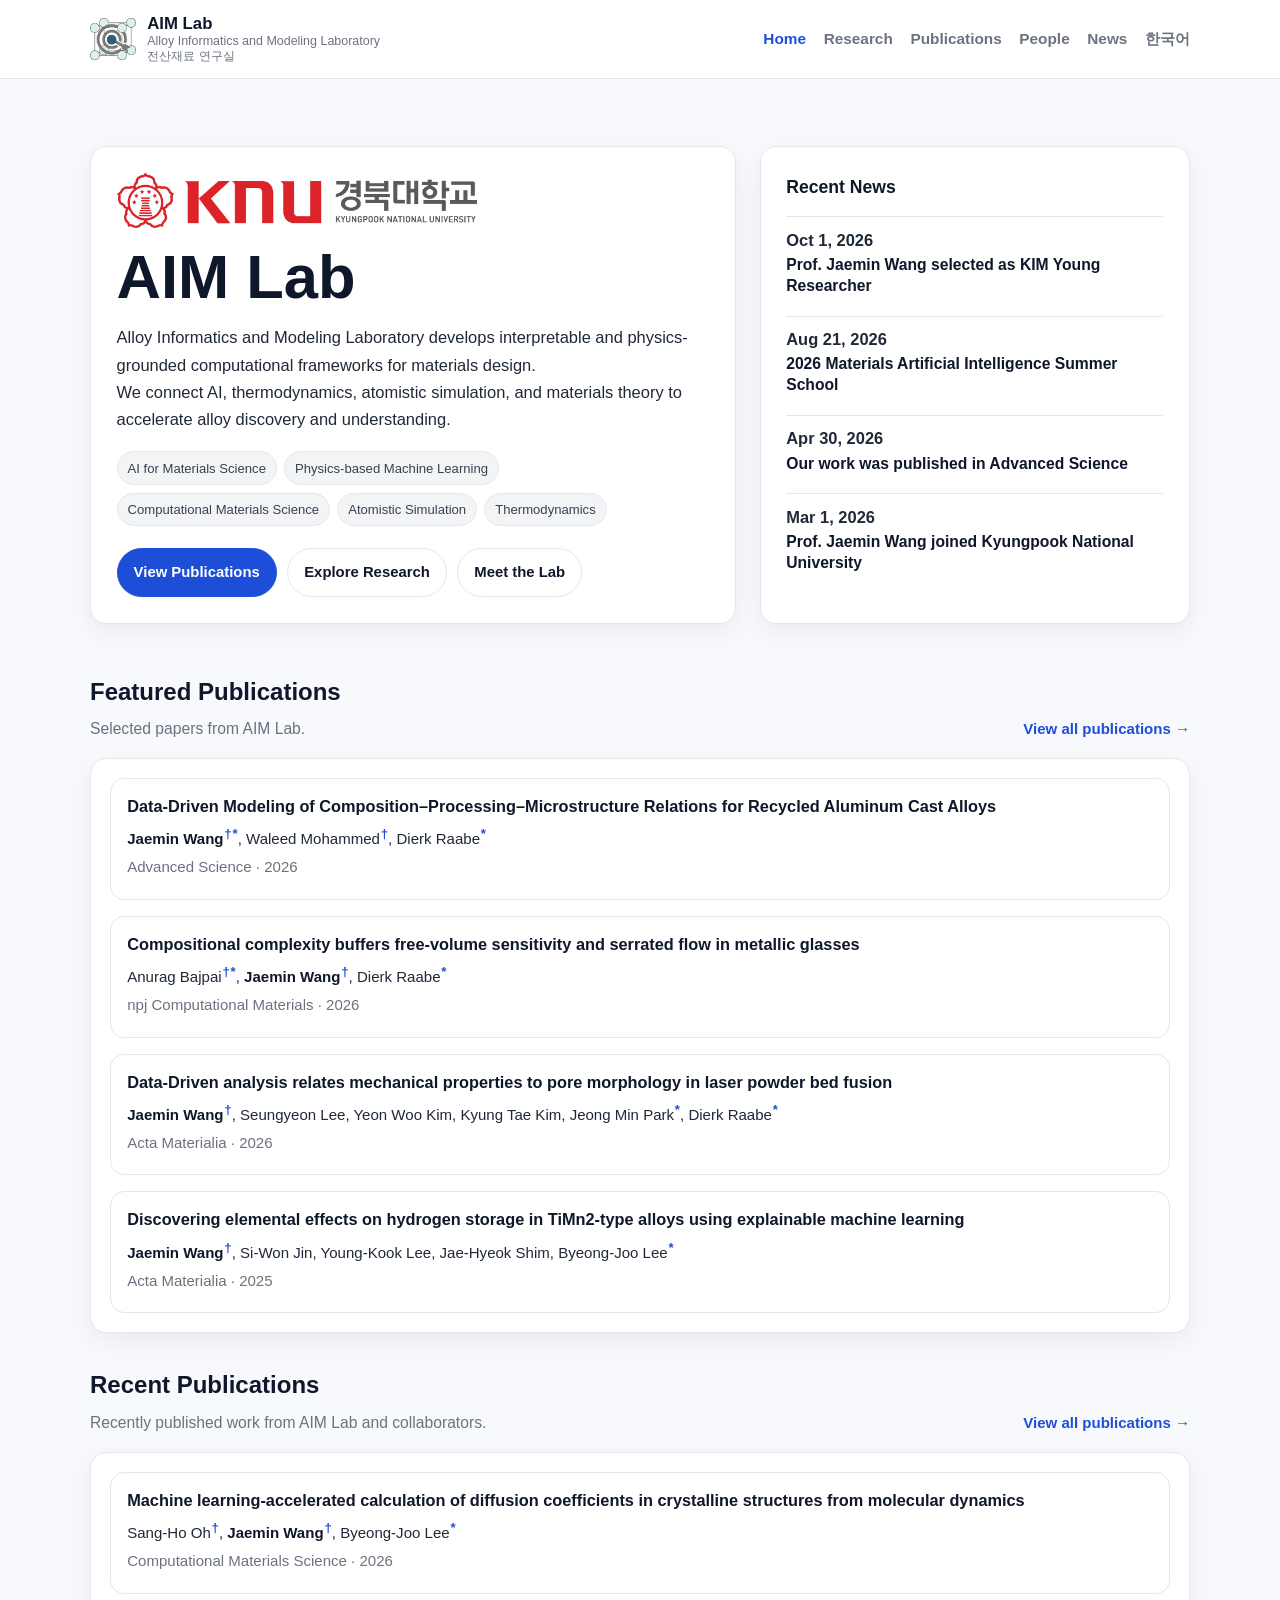
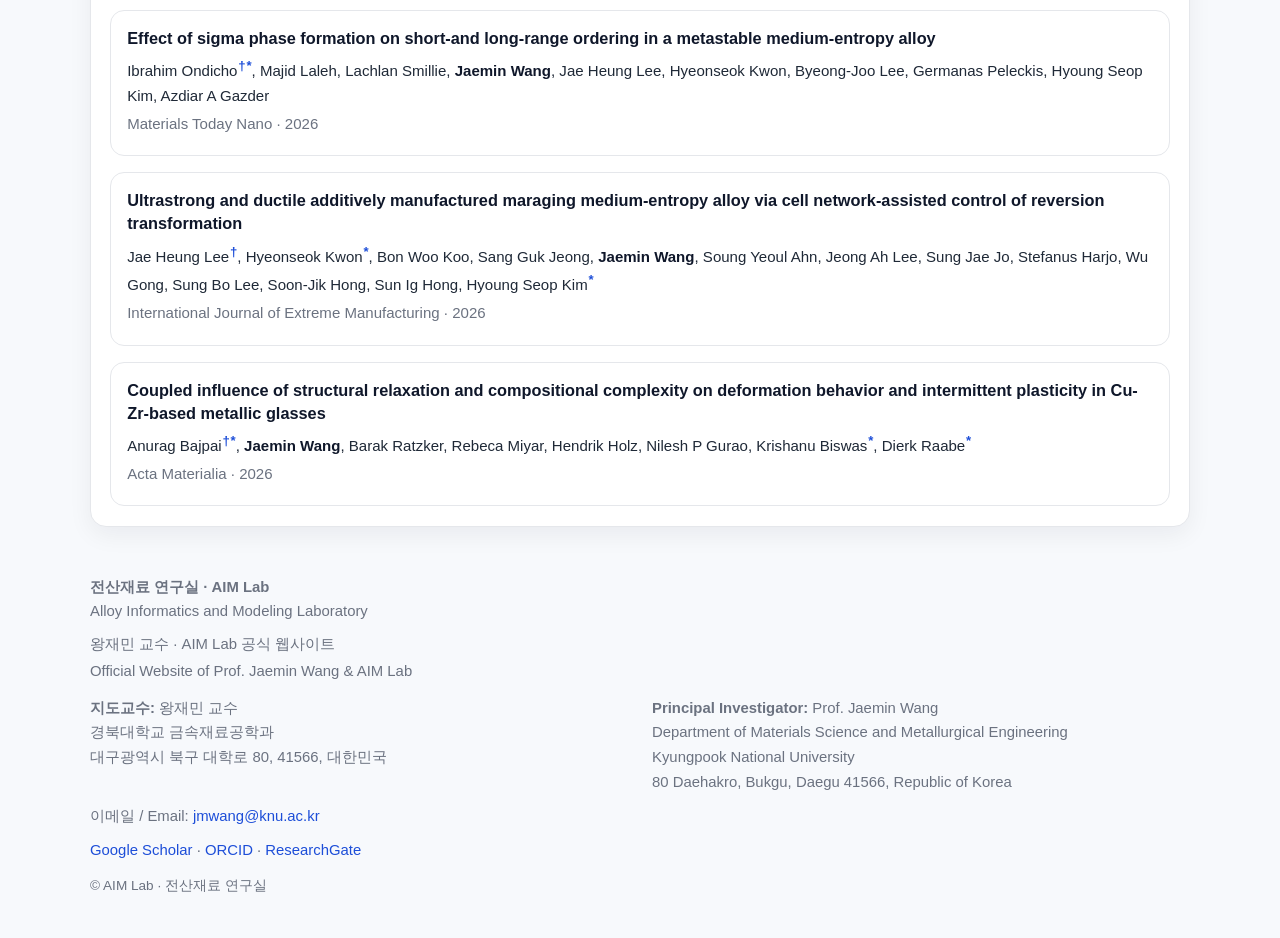
<file: index.html>
<!DOCTYPE html>
<html lang="en">
<head>
  <meta charset="UTF-8" />
  <meta name="viewport" content="width=device-width, initial-scale=1.0" />
  <title>Prof. Jaemin Wang &amp; AIM Lab | Official Website</title>

  <meta name="description" content="Official website of Prof. Jaemin Wang and AIM Lab (Alloy Informatics and Modeling Laboratory), Kyungpook National University. Explore materials AI, thermodynamics, atomistic simulation, publications, and lab news." />

  <meta name="google-site-verification" content="Pawu1Gyw2uVtk5goGDBxRkEgoG9PiIKLFPvBbHVbino" />

  <meta property="og:title" content="Prof. Jaemin Wang &amp; AIM Lab | Official Website" />
  <meta property="og:description" content="Official website of Prof. Jaemin Wang and AIM Lab (Alloy Informatics and Modeling Laboratory), Kyungpook National University. Explore materials AI, thermodynamics, atomistic simulation, publications, and lab news." />
  <meta property="og:site_name" content="Prof. Jaemin Wang &amp; AIM Lab" />
  <meta property="og:type" content="website" />
  <meta property="og:url" content="https://aimlab.knu.ac.kr/" />
  <meta property="og:locale" content="en_US" />
  <meta property="og:locale:alternate" content="ko_KR" />
  <meta property="og:image" content="https://aimlab.knu.ac.kr/lab%20logo.png" />
  <meta property="og:image:alt" content="AIM Lab / 전산재료 연구실" />
  <meta name="twitter:card" content="summary" />
  <meta name="twitter:title" content="Prof. Jaemin Wang &amp; AIM Lab | Official Website" />
  <meta name="twitter:description" content="Official website of Prof. Jaemin Wang and AIM Lab (Alloy Informatics and Modeling Laboratory), Kyungpook National University. Explore materials AI, thermodynamics, atomistic simulation, publications, and lab news." />
  <meta name="twitter:image" content="https://aimlab.knu.ac.kr/lab%20logo.png" />
  <meta name="twitter:image:alt" content="AIM Lab / 전산재료 연구실" />
  <link rel="canonical" href="https://aimlab.knu.ac.kr/">
  <link rel="alternate" hreflang="en" href="https://aimlab.knu.ac.kr/">
  <link rel="alternate" hreflang="ko" href="https://aimlab.knu.ac.kr/ko/index.html">
  <link rel="alternate" hreflang="x-default" href="https://aimlab.knu.ac.kr/">
  <script type="application/ld+json">
{
  "@context": "https://schema.org",
  "@graph": [
    {
      "@type": "WebSite",
      "@id": "https://aimlab.knu.ac.kr/#website",
      "url": "https://aimlab.knu.ac.kr/",
      "name": "Prof. Jaemin Wang & AIM Lab",
      "alternateName": [
        "왕재민 교수 · AIM Lab",
        "AIM Lab",
        "전산재료 연구실"
      ],
      "description": "Official website of Prof. Jaemin Wang and AIM Lab at Kyungpook National University.",
      "inLanguage": [
        "en",
        "ko"
      ],
      "creator": {
        "@id": "https://aimlab.knu.ac.kr/#jaemin-wang"
      },
      "publisher": {
        "@id": "https://aimlab.knu.ac.kr/#aim-lab"
      },
      "about": [
        {
          "@id": "https://aimlab.knu.ac.kr/#jaemin-wang"
        },
        {
          "@id": "https://aimlab.knu.ac.kr/#aim-lab"
        }
      ]
    },
    {
      "@type": "Person",
      "@id": "https://aimlab.knu.ac.kr/#jaemin-wang",
      "name": "Jaemin Wang",
      "alternateName": "왕재민",
      "givenName": "Jaemin",
      "familyName": "Wang",
      "jobTitle": "Assistant Professor",
      "url": "https://aimlab.knu.ac.kr/",
      "email": "jmwang@knu.ac.kr",
      "worksFor": {
        "@type": "CollegeOrUniversity",
        "@id": "https://aimlab.knu.ac.kr/#knu",
        "name": "Kyungpook National University",
        "alternateName": "경북대학교"
      },
      "memberOf": {
        "@id": "https://aimlab.knu.ac.kr/#aim-lab"
      },
      "sameAs": [
        "https://scholar.google.com/citations?user=16pIavIAAAAJ",
        "https://orcid.org/0000-0002-6845-6907",
        "https://www.researchgate.net/profile/Jaemin-Wang"
      ]
    },
    {
      "@type": "Organization",
      "@id": "https://aimlab.knu.ac.kr/#aim-lab",
      "name": "Alloy Informatics and Modeling Laboratory",
      "alternateName": [
        "AIM Lab",
        "전산재료 연구실"
      ],
      "url": "https://aimlab.knu.ac.kr/",
      "logo": "https://aimlab.knu.ac.kr/lab%20logo.png",
      "parentOrganization": {
        "@id": "https://aimlab.knu.ac.kr/#knu"
      }
    }
  ]
}
  </script>
  <style>
    :root {
      --bg: #f7f9fc;
      --surface: #ffffff;
      --text: #1f2937;
      --muted: #6b7280;
      --line: #e5e7eb;
      --primary: #1d4ed8;
      --primary-soft: #dbeafe;
      --accent: #0f172a;
      --shadow: 0 8px 24px rgba(15, 23, 42, 0.06);
      --radius: 16px;
      --max-width: 1100px;
    }

    * {
      box-sizing: border-box;
    }

    html {
      scroll-behavior: smooth;
    }

    body {
      margin: 0;
      font-family: Arial, Helvetica, sans-serif;
      background: var(--bg);
      color: var(--text);
      line-height: 1.65;
    }

    a {
      color: inherit;
      text-decoration: none;
    }

    .container {
      width: min(var(--max-width), calc(100% - 2rem));
      margin: 0 auto;
    }

    .site-header {
      background: var(--surface);
      border-bottom: 1px solid var(--line);
      position: sticky;
      top: 0;
      z-index: 100;
    }

    .site-header-inner {
      width: min(var(--max-width), calc(100% - 2rem));
      margin: 0 auto;
      min-height: 78px;
      display: flex;
      align-items: center;
      justify-content: space-between;
      gap: 1.5rem;
    }

    .logo-wrap {
      min-width: 0;
    }

    .logo-link {
      display: flex;
      align-items: center;
      gap: 0.7rem;
      text-decoration: none;
    }

    .logo-img-wrap {
      position: relative;
      width: 46px;
      height: 46px;
      flex-shrink: 0;
    }

    .logo-img-wrap img {
      width: 100%;
      height: 100%;
      object-fit: contain;
      display: block;
    }

    .logo-placeholder {
      position: absolute;
      inset: 0;
      display: none;
      align-items: center;
      justify-content: center;
      font-weight: 800;
      font-size: 0.9rem;
      color: white;
      background: linear-gradient(135deg, #1d4ed8, #2563eb);
      border-radius: 8px;
    }

    .logo-text {
      display: flex;
      flex-direction: column;
      line-height: 1.2;
    }

    .lab-name {
      font-weight: 800;
      font-size: 1.05rem;
      color: var(--accent);
    }

    .lab-full {
      font-size: 0.78rem;
      color: var(--muted);
    }

    .lab-kr {
      font-size: 0.75rem;
      color: var(--muted);
    }

    .nav {
      display: flex;
      align-items: center;
      justify-content: flex-end;
      gap: 1.1rem;
      flex-wrap: wrap;
    }

    .nav a {
      font-size: 0.96rem;
      font-weight: 600;
      color: var(--muted);
      transition: color 0.15s ease;
    }

    .nav a:hover,
    .nav a.active {
      color: var(--primary);
    }

    .hero {
      padding: 4.2rem 0 3rem;
    }

    .hero-inner {
      display: grid;
      grid-template-columns: 1.2fr 0.8fr;
      gap: 1.5rem;
      align-items: stretch;
    }

    .hero-main,
    .hero-side {
      background: var(--surface);
      border: 1px solid var(--line);
      border-radius: var(--radius);
      box-shadow: var(--shadow);
      padding: 1.6rem;
    }

    .hero-kicker {
      display: inline-flex;
      align-items: center;
      justify-content: flex-start;
      margin-bottom: 0.9rem;
      min-height: 56px;
    }

    .hero-kicker img {
      max-width: 100%;
      width: min(360px, 100%);
      height: auto;
      display: block;
      object-fit: contain;
    }

    .school-logo-placeholder {
      display: none;
      align-items: center;
      justify-content: center;
      padding: 0.5rem 0.9rem;
      border-radius: 12px;
      background: #eef2f7;
      color: var(--muted);
      font-size: 0.9rem;
      font-weight: 700;
      border: 1px solid var(--line);
      min-height: 56px;
    }

    .hero h1 {
      margin: 0 0 0.85rem;
      font-size: clamp(2.2rem, 4.8vw, 4rem);
      line-height: 1.1;
      color: var(--accent);
    }

    .hero p {
      margin: 0;
      color: var(--text);
      font-size: 1.03rem;
    }

    .hero-keywords {
      display: flex;
      flex-wrap: wrap;
      gap: 0.45rem;
      margin-top: 1.15rem;
    }

    .chip {
      display: inline-block;
      font-size: 0.82rem;
      padding: 0.32rem 0.62rem;
      border-radius: 999px;
      background: #f3f4f6;
      color: #374151;
      border: 1px solid #e5e7eb;
    }

    .hero-actions {
      display: flex;
      flex-wrap: wrap;
      gap: 0.65rem;
      margin-top: 1.35rem;
    }

    .btn {
      display: inline-flex;
      align-items: center;
      justify-content: center;
      padding: 0.7rem 1rem;
      border-radius: 999px;
      border: 1px solid var(--line);
      background: #fff;
      color: var(--accent);
      font-size: 0.93rem;
      font-weight: 700;
      transition: background 0.15s ease, border-color 0.15s ease, transform 0.15s ease;
    }

    .btn:hover {
      background: var(--primary-soft);
      border-color: #c7d2fe;
      transform: translateY(-1px);
    }

    .btn.primary {
      background: var(--primary);
      color: white;
      border-color: var(--primary);
    }

    .hero-side h2 {
      margin: 0 0 0.9rem;
      font-size: 1.1rem;
      color: var(--accent);
    }

    .mini-news-list {
      display: grid;
      gap: 1.2rem;
    }

    .mini-news-link {
        display: block;
        padding-top: 0.6rem;
        border-top: 1px solid var(--line);
    }

    .mini-news-item {
        padding: 0;
        border: none;
    }

    .mini-news-item:first-child {
        border-top: 0;
        padding-top: 0;
    }

    .mini-news-link:hover .mini-news-title {
      color: var(--primary);
    }

    .mini-news-date {
      margin: 0 0 0.15rem;
      font-size: 0.84rem;
      font-weight: 700;
      color: var(--primary);
    }

    .mini-news-title {
      margin: 0;
      font-size: 0.98rem;
      line-height: 1.35;
      color: var(--accent);
      transition: color 0.15s ease;
    }

    .section {
      padding: 0 0 2rem;
    }

    .section-header {
      display: flex;
      align-items: flex-end;
      justify-content: space-between;
      gap: 1rem;
      margin-bottom: 1rem;
    }

    .section-header h2 {
      margin: 0;
      font-size: 1.5rem;
      color: var(--accent);
    }

    .section-header p {
      margin: 0.3rem 0 0;
      color: var(--muted);
      font-size: 0.98rem;
      max-width: 700px;
    }

    .section-link {
      color: var(--primary);
      font-size: 0.94rem;
      font-weight: 700;
      white-space: nowrap;
    }

    .section-card {
      background: var(--surface);
      border: 1px solid var(--line);
      border-radius: var(--radius);
      box-shadow: var(--shadow);
      padding: 1.2rem;
    }

    .pub-list {
      display: grid;
      gap: 1rem;
    }

    .pub-item {
      border: 1px solid var(--line);
      border-radius: 14px;
      background: #fff;
      padding: 1rem;
      transition: transform 0.15s ease, box-shadow 0.15s ease;
    }

    .pub-item:hover {
      transform: translateY(-2px);
      box-shadow: 0 8px 24px rgba(15, 23, 42, 0.08);
    }

    .pub-title {
      margin: 0 0 0.35rem;
      color: var(--accent);
      font-size: 1.02rem;
      line-height: 1.4;
    }

    .pub-authors,
    .pub-meta {
      margin: 0.18rem 0;
      font-size: 0.94rem;
    }

    .pub-meta {
      color: var(--muted);
    }

    .author-name.lab-member {
      font-weight: 700;
      color: var(--accent);
    }

    .author-mark {
      font-size: 0.88em;
      vertical-align: super;
      margin-left: 0.05rem;
      font-weight: 700;
      color: var(--primary);
    }

    .loading-state,
    .empty-state,
    .error-state {
      color: var(--muted);
      padding: 0.75rem 0;
    }

    .error-state {
      color: #b91c1c;
    }

    @media (max-width: 900px) {
      .site-header-inner {
        align-items: flex-start;
        padding: 0.9rem 0;
        flex-direction: column;
      }

      .nav {
        width: 100%;
        justify-content: flex-start;
      }

      .hero-inner {
        grid-template-columns: 1fr;
      }
    }

    @media (max-width: 700px) {
      .lab-full,
      .lab-kr {
        display: none;
      }

      .section-header {
        flex-direction: column;
        align-items: flex-start;
      }

      .hero-kicker img {
        width: min(280px, 100%);
      }
    }
  </style>
  <link rel="stylesheet" href="styles/footer.css">
</head>
<body>
  <header class="site-header">
    <div class="site-header-inner">
      <div class="logo-wrap">
        <a href="./" class="logo-link" aria-label="Go to home">
          <div class="logo-img-wrap">
            <img src="lab logo_web.png" alt="AIM Lab logo" onerror="handleLogoError(this)" />
            <div class="logo-placeholder">AIM</div>
          </div>
          <div class="logo-text">
            <span class="lab-name">AIM Lab</span>
            <span class="lab-full">Alloy Informatics and Modeling Laboratory</span>
            <span class="lab-kr">전산재료 연구실</span>
          </div>
        </a>
      </div>

      <nav class="nav" aria-label="Main navigation">
        <a href="./" class="active">Home</a>
        <a href="research.html">Research</a>
        <a href="publications.html">Publications</a>
        <a href="people.html">People</a>
        <a href="news.html">News</a>
        <a href="ko/index.html">한국어</a>
      </nav>
    </div>
  </header>

  <main class="container">
    <section class="hero">
      <div class="hero-inner">
        <div class="hero-main">
          <div class="hero-kicker">
            <img src="knu logo.jpg" alt="Kyungpook National University logo" onerror="handleSchoolLogoError(this)" />
            <div class="school-logo-placeholder">Kyungpook National University</div>
          </div>

          <h1>AIM Lab</h1>
          <p>
            Alloy Informatics and Modeling Laboratory develops interpretable and physics-grounded
            computational frameworks for materials design. <br> We connect AI, thermodynamics, atomistic
            simulation, and materials theory to accelerate alloy discovery and understanding.
          </p>

          <div class="hero-keywords">
            <span class="chip">AI for Materials Science</span>
            <span class="chip">Physics-based Machine Learning</span>
            <span class="chip">Computational Materials Science</span>
            <span class="chip">Atomistic Simulation</span>
            <span class="chip">Thermodynamics</span>
          </div>

          <div class="hero-actions">
            <a class="btn primary" href="publications.html">View Publications</a>
            <a class="btn" href="research.html">Explore Research</a>
            <a class="btn" href="people.html">Meet the Lab</a>
          </div>
        </div>

        <aside class="hero-side">
          <h2>Recent News</h2>
          <div id="hero-news-preview" class="mini-news-list" data-prerendered="true">
        <a href="news.html" class="mini-news-link">
          <article class="mini-news-item">
            <p class="mini-news-date">Oct 1, 2026</p>
            <h3 class="mini-news-title">Prof. Jaemin Wang selected as KIM Young Researcher</h3>
          </article>
        </a>

        <a href="news.html" class="mini-news-link">
          <article class="mini-news-item">
            <p class="mini-news-date">Aug 21, 2026</p>
            <h3 class="mini-news-title">2026 Materials Artificial Intelligence Summer School</h3>
          </article>
        </a>

        <a href="news.html" class="mini-news-link">
          <article class="mini-news-item">
            <p class="mini-news-date">Apr 30, 2026</p>
            <h3 class="mini-news-title">Our work was published in Advanced Science</h3>
          </article>
        </a>

        <a href="news.html" class="mini-news-link">
          <article class="mini-news-item">
            <p class="mini-news-date">Mar 1, 2026</p>
            <h3 class="mini-news-title">Prof. Jaemin Wang joined Kyungpook National University</h3>
          </article>
        </a>
      </div>
        </aside>
      </div>
    </section>

    <section class="section">
      <div class="section-header">
        <div>
          <h2>Featured Publications</h2>
          <p>Selected papers from AIM Lab.</p>
        </div>
        <a class="section-link" href="publications.html">View all publications →</a>
      </div>

      <div class="section-card">
        <div id="featured-publications-preview" class="pub-list" data-prerendered="true"><a href="https://doi.org/10.1002/advs.75446" target="_blank" rel="noopener noreferrer">
        <article class="pub-item">
          <h3 class="pub-title">Data-Driven Modeling of Composition–Processing–Microstructure Relations for Recycled Aluminum Cast Alloys</h3>
          <p class="pub-authors"><span class="author-name lab-member">Jaemin Wang<span class="author-mark">†</span><span class="author-mark">*</span></span>, <span class="author-name ">Waleed Mohammed<span class="author-mark">†</span></span>, <span class="author-name ">Dierk Raabe<span class="author-mark">*</span></span></p>
          <p class="pub-meta">Advanced Science · 2026</p>
        </article>
      </a><a href="https://doi.org/10.1038/s41524-025-01933-7" target="_blank" rel="noopener noreferrer">
        <article class="pub-item">
          <h3 class="pub-title">Compositional complexity buffers free-volume sensitivity and serrated flow in metallic glasses</h3>
          <p class="pub-authors"><span class="author-name ">Anurag Bajpai<span class="author-mark">†</span><span class="author-mark">*</span></span>, <span class="author-name lab-member">Jaemin Wang<span class="author-mark">†</span></span>, <span class="author-name ">Dierk Raabe<span class="author-mark">*</span></span></p>
          <p class="pub-meta">npj Computational Materials · 2026</p>
        </article>
      </a><a href="https://doi.org/10.1016/j.actamat.2025.121751" target="_blank" rel="noopener noreferrer">
        <article class="pub-item">
          <h3 class="pub-title">Data-Driven analysis relates mechanical properties to pore morphology in laser powder bed fusion</h3>
          <p class="pub-authors"><span class="author-name lab-member">Jaemin Wang<span class="author-mark">†</span></span>, <span class="author-name ">Seungyeon Lee</span>, <span class="author-name ">Yeon Woo Kim</span>, <span class="author-name ">Kyung Tae Kim</span>, <span class="author-name ">Jeong Min Park<span class="author-mark">*</span></span>, <span class="author-name ">Dierk Raabe<span class="author-mark">*</span></span></p>
          <p class="pub-meta">Acta Materialia · 2026</p>
        </article>
      </a><a href="https://doi.org/10.1016/j.actamat.2025.121297" target="_blank" rel="noopener noreferrer">
        <article class="pub-item">
          <h3 class="pub-title">Discovering elemental effects on hydrogen storage in TiMn2-type alloys using explainable machine learning</h3>
          <p class="pub-authors"><span class="author-name lab-member">Jaemin Wang<span class="author-mark">†</span></span>, <span class="author-name ">Si-Won Jin</span>, <span class="author-name ">Young-Kook Lee</span>, <span class="author-name ">Jae-Hyeok Shim</span>, <span class="author-name ">Byeong-Joo Lee<span class="author-mark">*</span></span></p>
          <p class="pub-meta">Acta Materialia · 2025</p>
        </article>
      </a></div>
      </div>
    </section>

    <section class="section">
      <div class="section-header">
        <div>
          <h2>Recent Publications</h2>
          <p>Recently published work from AIM Lab and collaborators.</p>
        </div>
        <a class="section-link" href="publications.html">View all publications →</a>
      </div>

      <div class="section-card">
        <div id="recent-publications-preview" class="pub-list" data-prerendered="true"><a href="https://doi.org/10.1016/j.commatsci.2026.115079" target="_blank" rel="noopener noreferrer">
        <article class="pub-item">
          <h3 class="pub-title">Machine learning-accelerated calculation of diffusion coefficients in crystalline structures from molecular dynamics</h3>
          <p class="pub-authors"><span class="author-name ">Sang-Ho Oh<span class="author-mark">†</span></span>, <span class="author-name lab-member">Jaemin Wang<span class="author-mark">†</span></span>, <span class="author-name ">Byeong-Joo Lee<span class="author-mark">*</span></span></p>
          <p class="pub-meta">Computational Materials Science · 2026</p>
        </article>
      </a><a href="https://doi.org/10.1016/j.mtnano.2026.100906" target="_blank" rel="noopener noreferrer">
        <article class="pub-item">
          <h3 class="pub-title">Effect of sigma phase formation on short-and long-range ordering in a metastable medium-entropy alloy</h3>
          <p class="pub-authors"><span class="author-name ">Ibrahim Ondicho<span class="author-mark">†</span><span class="author-mark">*</span></span>, <span class="author-name ">Majid Laleh</span>, <span class="author-name ">Lachlan Smillie</span>, <span class="author-name lab-member">Jaemin Wang</span>, <span class="author-name ">Jae Heung Lee</span>, <span class="author-name ">Hyeonseok Kwon</span>, <span class="author-name ">Byeong-Joo Lee</span>, <span class="author-name ">Germanas Peleckis</span>, <span class="author-name ">Hyoung Seop Kim</span>, <span class="author-name ">Azdiar A Gazder</span></p>
          <p class="pub-meta">Materials Today Nano · 2026</p>
        </article>
      </a><a href="https://doi.org/10.1088/2631-7990/ae6f56" target="_blank" rel="noopener noreferrer">
        <article class="pub-item">
          <h3 class="pub-title">Ultrastrong and ductile additively manufactured maraging medium-entropy alloy via cell network-assisted control of reversion transformation</h3>
          <p class="pub-authors"><span class="author-name ">Jae Heung Lee<span class="author-mark">†</span></span>, <span class="author-name ">Hyeonseok Kwon<span class="author-mark">*</span></span>, <span class="author-name ">Bon Woo Koo</span>, <span class="author-name ">Sang Guk Jeong</span>, <span class="author-name lab-member">Jaemin Wang</span>, <span class="author-name ">Soung Yeoul Ahn</span>, <span class="author-name ">Jeong Ah Lee</span>, <span class="author-name ">Sung Jae Jo</span>, <span class="author-name ">Stefanus Harjo</span>, <span class="author-name ">Wu Gong</span>, <span class="author-name ">Sung Bo Lee</span>, <span class="author-name ">Soon-Jik Hong</span>, <span class="author-name ">Sun Ig Hong</span>, <span class="author-name ">Hyoung Seop Kim<span class="author-mark">*</span></span></p>
          <p class="pub-meta">International Journal of Extreme Manufacturing · 2026</p>
        </article>
      </a><a href="https://doi.org/10.1016/j.actamat.2026.122394" target="_blank" rel="noopener noreferrer">
        <article class="pub-item">
          <h3 class="pub-title">Coupled influence of structural relaxation and compositional complexity on deformation behavior and intermittent plasticity in Cu-Zr-based metallic glasses</h3>
          <p class="pub-authors"><span class="author-name ">Anurag Bajpai<span class="author-mark">†</span><span class="author-mark">*</span></span>, <span class="author-name lab-member">Jaemin Wang</span>, <span class="author-name ">Barak Ratzker</span>, <span class="author-name ">Rebeca Miyar</span>, <span class="author-name ">Hendrik Holz</span>, <span class="author-name ">Nilesh P Gurao</span>, <span class="author-name ">Krishanu Biswas<span class="author-mark">*</span></span>, <span class="author-name ">Dierk Raabe<span class="author-mark">*</span></span></p>
          <p class="pub-meta">Acta Materialia · 2026</p>
        </article>
      </a></div>
      </div>
    </section>
  </main>

<footer class="container site-footer">
  <div class="footer-heading">
    <strong><span lang="ko">전산재료 연구실</span> · <span lang="en">AIM Lab</span></strong>
    <div lang="en">Alloy Informatics and Modeling Laboratory</div>
    <div class="footer-official">
      <span lang="ko">왕재민 교수 · AIM Lab 공식 웹사이트</span>
      <span lang="en">Official Website of Prof. Jaemin Wang &amp; AIM Lab</span>
    </div>
  </div>

  <div class="footer-details">
    <div lang="ko">
      <strong>지도교수:</strong> 왕재민 교수<br>
      경북대학교 금속재료공학과<br>
      대구광역시 북구 대학로 80, 41566, 대한민국
    </div>
    <div lang="en">
      <strong>Principal Investigator:</strong> Prof. Jaemin Wang<br>
      Department of Materials Science and Metallurgical Engineering<br>
      Kyungpook National University<br>
      80 Daehakro, Bukgu, Daegu 41566, Republic of Korea
    </div>
  </div>

  <div class="footer-email">
    <span lang="ko">이메일</span> / <span lang="en">Email:</span>
    <a href="mailto:jmwang@knu.ac.kr">jmwang@knu.ac.kr</a>
  </div>

  <div class="footer-profiles" lang="en">
    <a href="https://scholar.google.com/citations?user=16pIavIAAAAJ&amp;hl=en" target="_blank" rel="noopener noreferrer">Google Scholar</a> ·
    <a href="https://orcid.org/0000-0002-6845-6907" target="_blank" rel="noopener noreferrer">ORCID</a> ·
    <a href="https://www.researchgate.net/profile/Jaemin-Wang" target="_blank" rel="noopener noreferrer">ResearchGate</a>
  </div>

  <div class="footer-copyright">
    © <span lang="en">AIM Lab</span> · <span lang="ko">전산재료 연구실</span>
  </div>
</footer>

  <script>
    const PUBLICATIONS_URL = "data/publications.json";
    const NEWS_URL = "data/news.json";

    const featuredPublicationsPreviewEl = document.getElementById("featured-publications-preview");
    const recentPublicationsPreviewEl = document.getElementById("recent-publications-preview");
    const heroNewsPreviewEl = document.getElementById("hero-news-preview");

    function escapeHtml(str) {
      if (str === null || str === undefined) return "";
      return String(str)
        .replace(/&/g, "&amp;")
        .replace(/</g, "&lt;")
        .replace(/>/g, "&gt;")
        .replace(/"/g, "&quot;")
        .replace(/'/g, "&#039;");
    }

    function normalizeArray(value) {
      return Array.isArray(value) ? value : [];
    }

    function normalizeName(name) {
      return String(name || "").toLowerCase().replace(/\s+/g, " ").trim();
    }

    function handleLogoError(img) {
      img.style.display = "none";
      const placeholder = img.parentElement.querySelector(".logo-placeholder");
      if (placeholder) placeholder.style.display = "flex";
    }

    function handleSchoolLogoError(img) {
      img.style.display = "none";
      const placeholder = img.parentElement.querySelector(".school-logo-placeholder");
      if (placeholder) placeholder.style.display = "flex";
    }

    window.handleLogoError = handleLogoError;
    window.handleSchoolLogoError = handleSchoolLogoError;

    async function safeFetch(url) {
      const response = await fetch(url);
      if (!response.ok) {
        throw new Error(`Failed to fetch ${url}: ${response.status}`);
      }
      return response.json();
    }

    function normalizePublication(pub) {
      return {
        title: pub.title || "",
        authors: Array.isArray(pub.authors) ? pub.authors : [],
        journal: pub.journal || "",
        year: Number(pub.year) || 0,
        volume: pub.volume || "",
        issue: pub.issue || "",
        pages: pub.pages || "",
        featured: Boolean(pub.featured),
        doi: pub.doi || "",
        lab_member: normalizeArray(pub.lab_member),
        first_author: normalizeArray(pub.first_author),
        corresponding_author: normalizeArray(pub.corresponding_author)
      };
    }

    function renderAuthors(pub) {
      const labMembers = new Set(pub.lab_member.map(normalizeName));
      const firstAuthors = new Set(pub.first_author.map(normalizeName));
      const correspondingAuthors = new Set(pub.corresponding_author.map(normalizeName));

      return pub.authors.map((author) => {
        const normalized = normalizeName(author);
        const isLabMember = labMembers.has(normalized);
        const isFirstAuthor = firstAuthors.has(normalized);
        const isCorresponding = correspondingAuthors.has(normalized);

        let marks = "";
        if (isFirstAuthor) marks += '<span class="author-mark">†</span>';
        if (isCorresponding) marks += '<span class="author-mark">*</span>';

        return `<span class="author-name ${isLabMember ? "lab-member" : ""}">${escapeHtml(author)}${marks}</span>`;
      }).join(", ");
    }

    function buildPublicationMeta(pub) {
      const parts = [];
      if (pub.journal) parts.push(pub.journal);
      if (pub.year) parts.push(String(pub.year));
      return parts.join(" · ");
    }

    function renderPublicationPreviewItem(pub) {
      const content = `
        <article class="pub-item">
          <h3 class="pub-title">${escapeHtml(pub.title)}</h3>
          <p class="pub-authors">${renderAuthors(pub)}</p>
          <p class="pub-meta">${escapeHtml(buildPublicationMeta(pub))}</p>
        </article>
      `;

      if (pub.doi) {
        return `<a href="${escapeHtml(pub.doi)}" target="_blank" rel="noopener noreferrer">${content}</a>`;
      }
      return content;
    }

    function normalizeNewsItem(item) {
      return {
        date: item.date || "",
        title: item.title || "",
        link: item.link || ""
      };
    }

    function formatDate(dateString) {
      if (!dateString) return "";
      const date = new Date(dateString);
      if (Number.isNaN(date.getTime())) return dateString;
      return date.toLocaleDateString("en-US", {
        year: "numeric",
        month: "short",
        day: "numeric"
      });
    }

    function renderMiniNewsItem(item) {
      return `
        <a href="news.html" class="mini-news-link">
          <article class="mini-news-item">
            ${item.date ? `<p class="mini-news-date">${escapeHtml(formatDate(item.date))}</p>` : ""}
            <h3 class="mini-news-title">${escapeHtml(item.title)}</h3>
          </article>
        </a>
      `;
    }

    async function loadFeaturedPublicationsPreview() {
      try {
        const data = await safeFetch(PUBLICATIONS_URL);
        const items = data
          .map(normalizePublication)
          .filter(item => item.featured)
          .slice()
          .reverse()
          .slice(0,4);

        if (!items.length) {
          featuredPublicationsPreviewEl.innerHTML = `<div class="empty-state">No featured publications available.</div>`;
          return;
        }

        featuredPublicationsPreviewEl.innerHTML = items.map(renderPublicationPreviewItem).join("");
      } catch (error) {
        console.error(error);
        // Keep the pre-rendered content available if the live data request fails.
        if (featuredPublicationsPreviewEl.dataset.prerendered === "true") { return; }
        featuredPublicationsPreviewEl.innerHTML = `<div class="error-state">Failed to load featured publications.</div>`;
      }
    }

    async function loadRecentPublicationsPreview() {
      try {
        const data = await safeFetch(PUBLICATIONS_URL);
        const items = data
          .map(normalizePublication)
          .slice()
          .reverse()
          .slice(0,4);

        if (!items.length) {
          recentPublicationsPreviewEl.innerHTML = `<div class="empty-state">No recent publications available.</div>`;
          return;
        }

        recentPublicationsPreviewEl.innerHTML = items.map(renderPublicationPreviewItem).join("");
      } catch (error) {
        console.error(error);
        // Keep the pre-rendered content available if the live data request fails.
        if (recentPublicationsPreviewEl.dataset.prerendered === "true") { return; }
        recentPublicationsPreviewEl.innerHTML = `<div class="error-state">Failed to load recent publications.</div>`;
      }
    }

    async function loadNewsPreview() {
      try {
        const data = await safeFetch(NEWS_URL);
        const items = data
          .map(normalizeNewsItem)
          .sort((a, b) => new Date(b.date).getTime() - new Date(a.date).getTime())
          .slice(0, 4);

        if (!items.length) {
          heroNewsPreviewEl.innerHTML = `<div class="empty-state">No recent news available.</div>`;
          return;
        }

        heroNewsPreviewEl.innerHTML = items.map(renderMiniNewsItem).join("");
      } catch (error) {
        console.error(error);
        // Keep the pre-rendered content available if the live data request fails.
        if (heroNewsPreviewEl.dataset.prerendered === "true") { return; }
        heroNewsPreviewEl.innerHTML = `<div class="error-state">Failed to load recent news.</div>`;
      }
    }

    loadFeaturedPublicationsPreview();
    loadRecentPublicationsPreview();
    loadNewsPreview();
  </script>
</body>
</html>
</file>
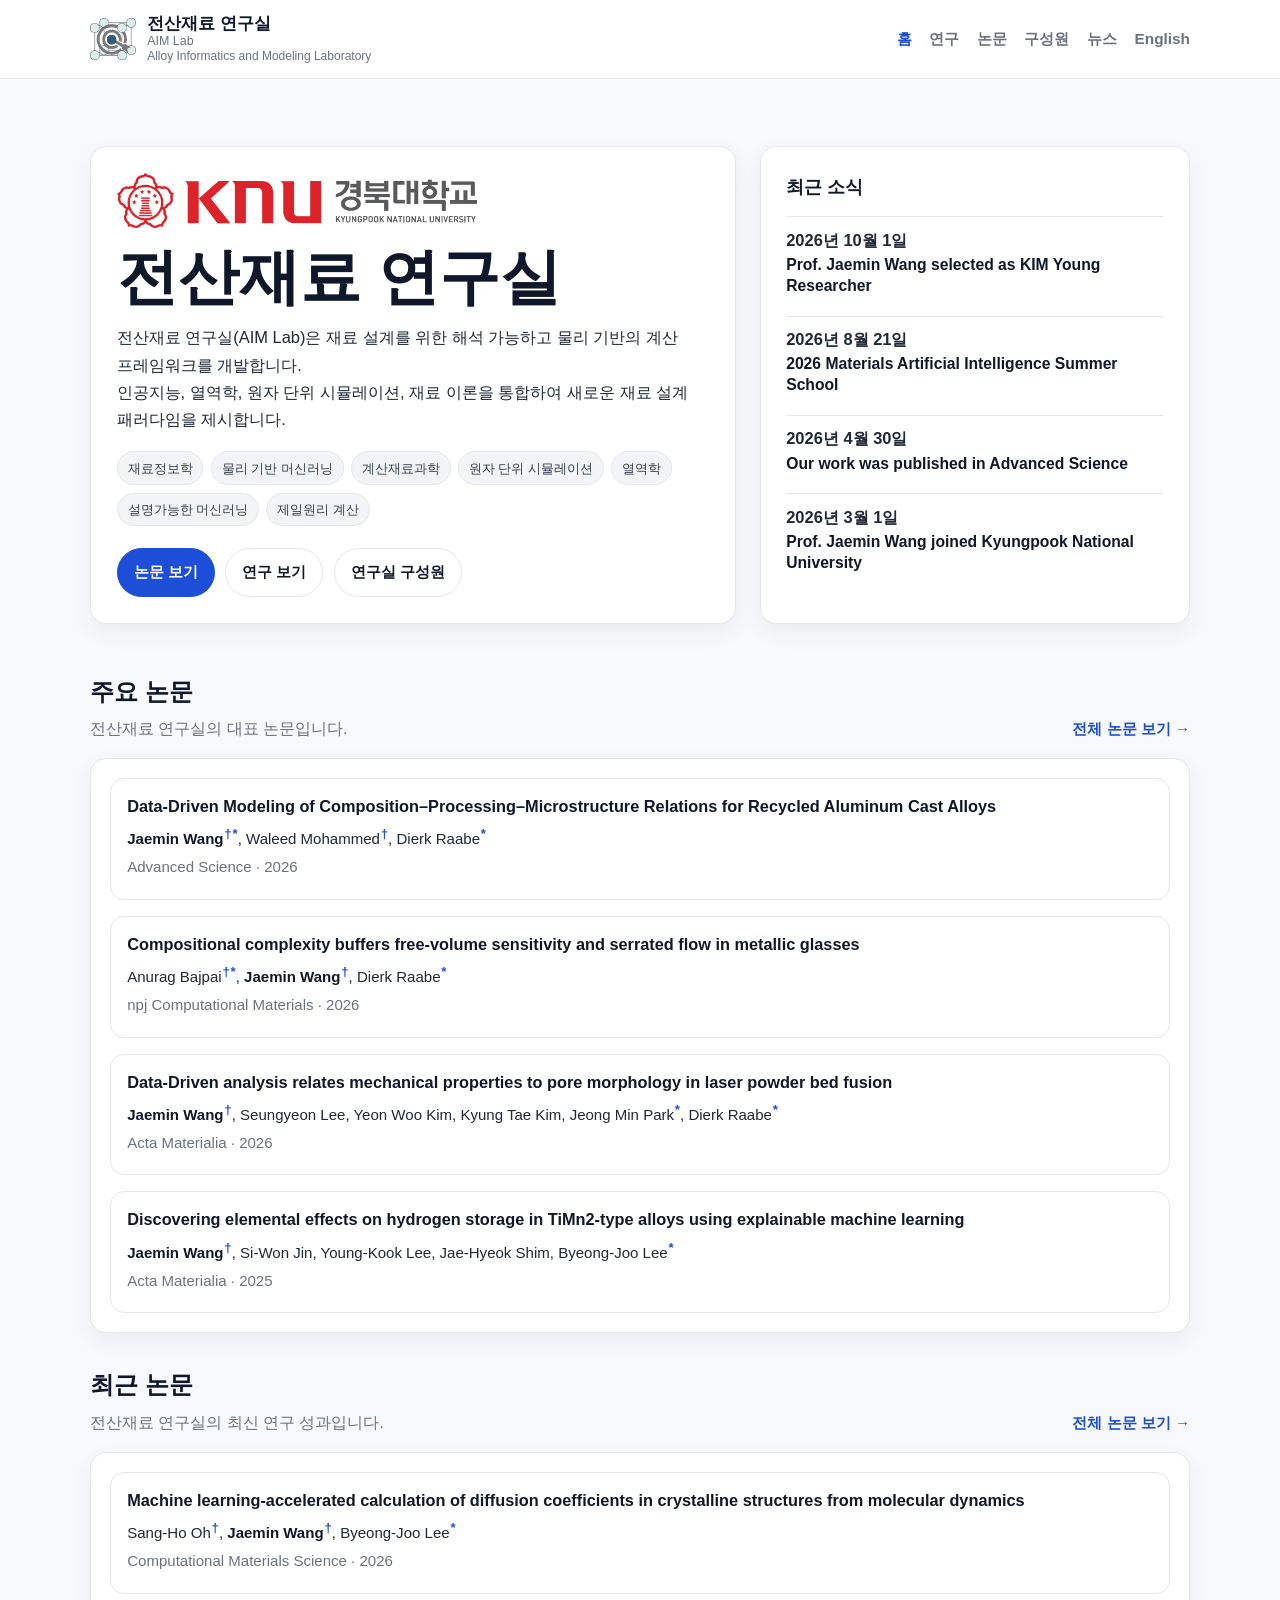
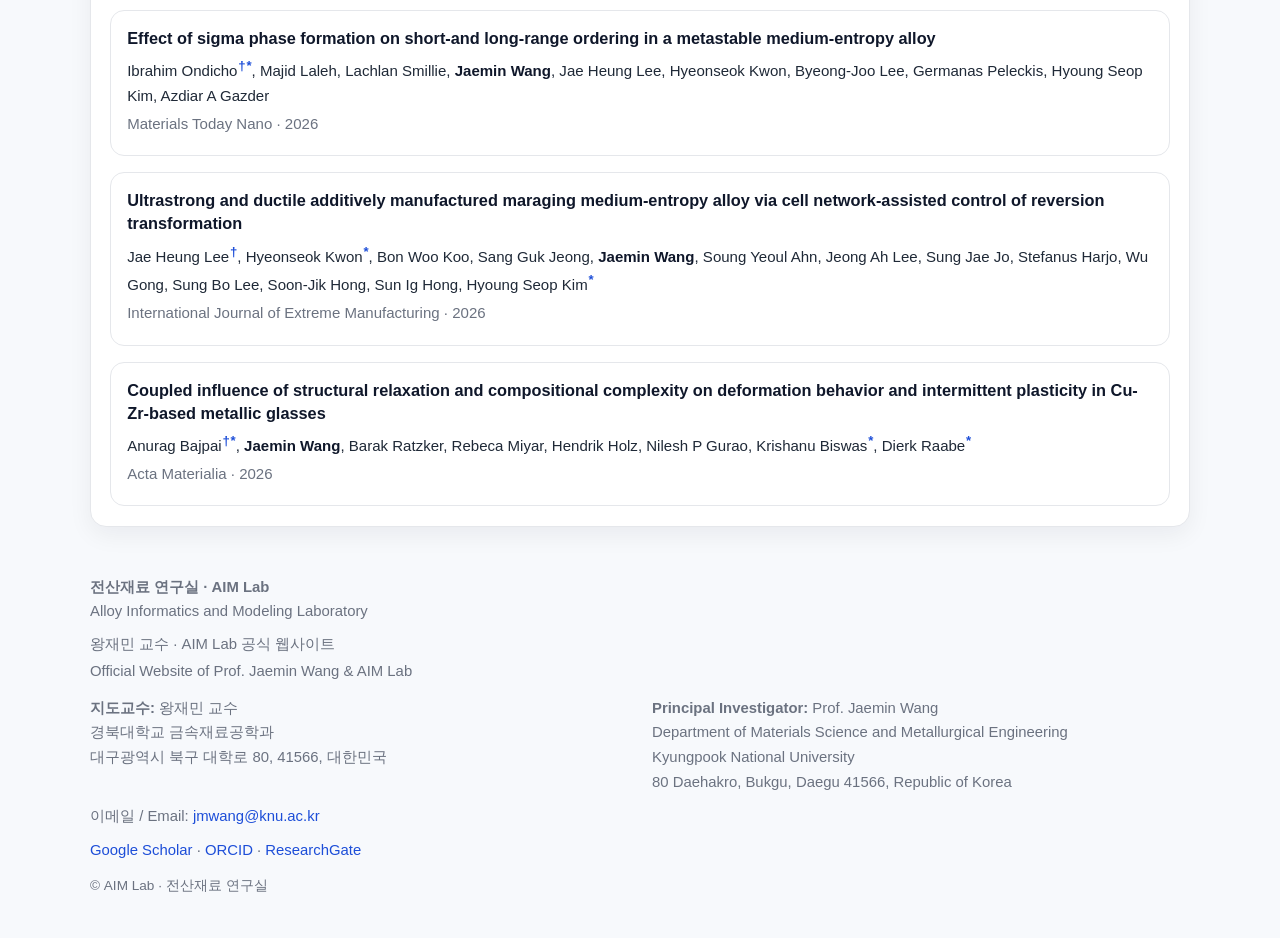
<file: ko/index.html>
<!DOCTYPE html>
<html lang="ko">
<head>
  <meta charset="UTF-8" />
  <meta name="viewport" content="width=device-width, initial-scale=1.0" />
  <title>왕재민 교수 · AIM Lab 공식 웹사이트 | 경북대학교</title>

  <meta name="description" content="경북대학교 금속재료공학과 왕재민 교수와 전산재료 연구실(AIM Lab)의 공식 웹사이트입니다. 재료 인공지능, 물리 기반 머신러닝, 열역학, 원자 단위 시뮬레이션 연구와 논문, 구성원, 소식을 소개합니다." />

  <meta name="google-site-verification" content="Pawu1Gyw2uVtk5goGDBxRkEgoG9PiIKLFPvBbHVbino" />

  <meta property="og:title" content="왕재민 교수 · AIM Lab 공식 웹사이트 | 경북대학교" />
  <meta property="og:description" content="경북대학교 금속재료공학과 왕재민 교수와 전산재료 연구실(AIM Lab)의 공식 웹사이트입니다. 재료 인공지능, 물리 기반 머신러닝, 열역학, 원자 단위 시뮬레이션 연구와 논문, 구성원, 소식을 소개합니다." />
  <meta property="og:site_name" content="Prof. Jaemin Wang &amp; AIM Lab" />
  <meta property="og:type" content="website" />
  <meta property="og:url" content="https://aimlab.knu.ac.kr/ko/index.html" />
  <meta property="og:locale" content="ko_KR" />
  <meta property="og:locale:alternate" content="en_US" />
  <meta property="og:image" content="https://aimlab.knu.ac.kr/lab%20logo.png" />
  <meta property="og:image:alt" content="AIM Lab / 전산재료 연구실" />
  <meta name="twitter:card" content="summary" />
  <meta name="twitter:title" content="왕재민 교수 · AIM Lab 공식 웹사이트 | 경북대학교" />
  <meta name="twitter:description" content="경북대학교 금속재료공학과 왕재민 교수와 전산재료 연구실(AIM Lab)의 공식 웹사이트입니다. 재료 인공지능, 물리 기반 머신러닝, 열역학, 원자 단위 시뮬레이션 연구와 논문, 구성원, 소식을 소개합니다." />
  <meta name="twitter:image" content="https://aimlab.knu.ac.kr/lab%20logo.png" />
  <meta name="twitter:image:alt" content="AIM Lab / 전산재료 연구실" />
  <link rel="canonical" href="https://aimlab.knu.ac.kr/ko/index.html">
  <link rel="alternate" hreflang="en" href="https://aimlab.knu.ac.kr/">
  <link rel="alternate" hreflang="ko" href="https://aimlab.knu.ac.kr/ko/index.html">
  <link rel="alternate" hreflang="x-default" href="https://aimlab.knu.ac.kr/">
  <script type="application/ld+json">
{
  "@context": "https://schema.org",
  "@graph": [
    {
      "@type": "WebSite",
      "@id": "https://aimlab.knu.ac.kr/#website",
      "url": "https://aimlab.knu.ac.kr/",
      "name": "Prof. Jaemin Wang & AIM Lab",
      "alternateName": [
        "왕재민 교수 · AIM Lab",
        "AIM Lab",
        "전산재료 연구실"
      ],
      "description": "Official website of Prof. Jaemin Wang and AIM Lab at Kyungpook National University.",
      "inLanguage": [
        "en",
        "ko"
      ],
      "creator": {
        "@id": "https://aimlab.knu.ac.kr/#jaemin-wang"
      },
      "publisher": {
        "@id": "https://aimlab.knu.ac.kr/#aim-lab"
      },
      "about": [
        {
          "@id": "https://aimlab.knu.ac.kr/#jaemin-wang"
        },
        {
          "@id": "https://aimlab.knu.ac.kr/#aim-lab"
        }
      ]
    },
    {
      "@type": "Person",
      "@id": "https://aimlab.knu.ac.kr/#jaemin-wang",
      "name": "Jaemin Wang",
      "alternateName": "왕재민",
      "givenName": "Jaemin",
      "familyName": "Wang",
      "jobTitle": "Assistant Professor",
      "url": "https://aimlab.knu.ac.kr/",
      "email": "jmwang@knu.ac.kr",
      "worksFor": {
        "@type": "CollegeOrUniversity",
        "@id": "https://aimlab.knu.ac.kr/#knu",
        "name": "Kyungpook National University",
        "alternateName": "경북대학교"
      },
      "memberOf": {
        "@id": "https://aimlab.knu.ac.kr/#aim-lab"
      },
      "sameAs": [
        "https://scholar.google.com/citations?user=16pIavIAAAAJ",
        "https://orcid.org/0000-0002-6845-6907",
        "https://www.researchgate.net/profile/Jaemin-Wang"
      ]
    },
    {
      "@type": "Organization",
      "@id": "https://aimlab.knu.ac.kr/#aim-lab",
      "name": "Alloy Informatics and Modeling Laboratory",
      "alternateName": [
        "AIM Lab",
        "전산재료 연구실"
      ],
      "url": "https://aimlab.knu.ac.kr/",
      "logo": "https://aimlab.knu.ac.kr/lab%20logo.png",
      "parentOrganization": {
        "@id": "https://aimlab.knu.ac.kr/#knu"
      }
    }
  ]
}
  </script>
  <style>
    :root {
      --bg: #f7f9fc;
      --surface: #ffffff;
      --text: #1f2937;
      --muted: #6b7280;
      --line: #e5e7eb;
      --primary: #1d4ed8;
      --primary-soft: #dbeafe;
      --accent: #0f172a;
      --shadow: 0 8px 24px rgba(15, 23, 42, 0.06);
      --radius: 16px;
      --max-width: 1100px;
    }

    * {
      box-sizing: border-box;
    }

    html {
      scroll-behavior: smooth;
    }

    body {
      margin: 0;
      font-family: Arial, Helvetica, sans-serif;
      background: var(--bg);
      color: var(--text);
      line-height: 1.65;
      word-break: keep-all;
    }

    a {
      color: inherit;
      text-decoration: none;
    }

    .container {
      width: min(var(--max-width), calc(100% - 2rem));
      margin: 0 auto;
    }

    .site-header {
      background: var(--surface);
      border-bottom: 1px solid var(--line);
      position: sticky;
      top: 0;
      z-index: 100;
    }

    .site-header-inner {
      width: min(var(--max-width), calc(100% - 2rem));
      margin: 0 auto;
      min-height: 78px;
      display: flex;
      align-items: center;
      justify-content: space-between;
      gap: 1.5rem;
    }

    .logo-wrap {
      min-width: 0;
    }

    .logo-link {
      display: flex;
      align-items: center;
      gap: 0.7rem;
      text-decoration: none;
    }

    .logo-img-wrap {
      position: relative;
      width: 46px;
      height: 46px;
      flex-shrink: 0;
    }

    .logo-img-wrap img {
      width: 100%;
      height: 100%;
      object-fit: contain;
      display: block;
    }

    .logo-placeholder {
      position: absolute;
      inset: 0;
      display: none;
      align-items: center;
      justify-content: center;
      font-weight: 800;
      font-size: 0.9rem;
      color: white;
      background: linear-gradient(135deg, #1d4ed8, #2563eb);
      border-radius: 8px;
    }

    .logo-text {
      display: flex;
      flex-direction: column;
      line-height: 1.2;
    }

    .lab-name {
      font-weight: 800;
      font-size: 1.05rem;
      color: var(--accent);
    }

    .lab-full {
      font-size: 0.78rem;
      color: var(--muted);
    }

    .lab-kr {
      font-size: 0.75rem;
      color: var(--muted);
    }

    .nav {
      display: flex;
      align-items: center;
      justify-content: flex-end;
      gap: 1.1rem;
      flex-wrap: wrap;
    }

    .nav a {
      font-size: 0.96rem;
      font-weight: 600;
      color: var(--muted);
      transition: color 0.15s ease;
    }

    .nav a:hover,
    .nav a.active {
      color: var(--primary);
    }

    .hero {
      padding: 4.2rem 0 3rem;
    }

    .hero-inner {
      display: grid;
      grid-template-columns: 1.2fr 0.8fr;
      gap: 1.5rem;
      align-items: stretch;
    }

    .hero-main,
    .hero-side {
      background: var(--surface);
      border: 1px solid var(--line);
      border-radius: var(--radius);
      box-shadow: var(--shadow);
      padding: 1.6rem;
    }

    .hero-kicker {
      display: inline-flex;
      align-items: center;
      justify-content: flex-start;
      margin-bottom: 0.9rem;
      min-height: 56px;
    }

    .hero-kicker img {
      max-width: 100%;
      width: min(360px, 100%);
      height: auto;
      display: block;
      object-fit: contain;
    }

    .school-logo-placeholder {
      display: none;
      align-items: center;
      justify-content: center;
      padding: 0.5rem 0.9rem;
      border-radius: 12px;
      background: #eef2f7;
      color: var(--muted);
      font-size: 0.9rem;
      font-weight: 700;
      border: 1px solid var(--line);
      min-height: 56px;
    }

    .hero h1 {
      margin: 0 0 0.85rem;
      font-size: clamp(2.2rem, 4.8vw, 4rem);
      line-height: 1.1;
      color: var(--accent);
    }

    .hero p {
      margin: 0;
      color: var(--text);
      font-size: 1.03rem;
    }

    .hero-keywords {
      display: flex;
      flex-wrap: wrap;
      gap: 0.45rem;
      margin-top: 1.15rem;
    }

    .chip {
      display: inline-block;
      font-size: 0.82rem;
      padding: 0.32rem 0.62rem;
      border-radius: 999px;
      background: #f3f4f6;
      color: #374151;
      border: 1px solid #e5e7eb;
    }

    .hero-actions {
      display: flex;
      flex-wrap: wrap;
      gap: 0.65rem;
      margin-top: 1.35rem;
    }

    .btn {
      display: inline-flex;
      align-items: center;
      justify-content: center;
      padding: 0.7rem 1rem;
      border-radius: 999px;
      border: 1px solid var(--line);
      background: #fff;
      color: var(--accent);
      font-size: 0.93rem;
      font-weight: 700;
      transition: background 0.15s ease, border-color 0.15s ease, transform 0.15s ease;
    }

    .btn:hover {
      background: var(--primary-soft);
      border-color: #c7d2fe;
      transform: translateY(-1px);
    }

    .btn.primary {
      background: var(--primary);
      color: white;
      border-color: var(--primary);
    }

    .hero-side h2 {
      margin: 0 0 0.9rem;
      font-size: 1.1rem;
      color: var(--accent);
    }

    .mini-news-list {
      display: grid;
      gap: 1.2rem;
    }

    .mini-news-link {
      display: block;
      padding-top: 0.6rem;
      border-top: 1px solid var(--line);
    }

    .mini-news-item {
      padding: 0;
      border: none;
    }

    .mini-news-item:first-child {
      border-top: 0;
      padding-top: 0;
    }

    .mini-news-link:hover .mini-news-title {
      color: var(--primary);
    }

    .mini-news-date {
      margin: 0 0 0.15rem;
      font-size: 0.84rem;
      font-weight: 700;
      color: var(--primary);
    }

    .mini-news-title {
      margin: 0;
      font-size: 0.98rem;
      line-height: 1.35;
      color: var(--accent);
      transition: color 0.15s ease;
    }

    .section {
      padding: 0 0 2rem;
    }

    .section-header {
      display: flex;
      align-items: flex-end;
      justify-content: space-between;
      gap: 1rem;
      margin-bottom: 1rem;
    }

    .section-header h2 {
      margin: 0;
      font-size: 1.5rem;
      color: var(--accent);
    }

    .section-header p {
      margin: 0.3rem 0 0;
      color: var(--muted);
      font-size: 0.98rem;
      max-width: 700px;
    }

    .section-link {
      color: var(--primary);
      font-size: 0.94rem;
      font-weight: 700;
      white-space: nowrap;
    }

    .section-card {
      background: var(--surface);
      border: 1px solid var(--line);
      border-radius: var(--radius);
      box-shadow: var(--shadow);
      padding: 1.2rem;
    }

    .pub-list {
      display: grid;
      gap: 1rem;
    }

    .pub-item {
      border: 1px solid var(--line);
      border-radius: 14px;
      background: #fff;
      padding: 1rem;
      transition: transform 0.15s ease, box-shadow 0.15s ease;
    }

    .pub-item:hover {
      transform: translateY(-2px);
      box-shadow: 0 8px 24px rgba(15, 23, 42, 0.08);
    }

    .pub-title {
      margin: 0 0 0.35rem;
      color: var(--accent);
      font-size: 1.02rem;
      line-height: 1.4;
    }

    .pub-authors,
    .pub-meta {
      margin: 0.18rem 0;
      font-size: 0.94rem;
    }

    .pub-meta {
      color: var(--muted);
    }

    .author-name.lab-member {
      font-weight: 700;
      color: var(--accent);
    }

    .author-mark {
      font-size: 0.88em;
      vertical-align: super;
      margin-left: 0.05rem;
      font-weight: 700;
      color: var(--primary);
    }

    .loading-state,
    .empty-state,
    .error-state {
      color: var(--muted);
      padding: 0.75rem 0;
    }

    .error-state {
      color: #b91c1c;
    }

    @media (max-width: 900px) {
      .site-header-inner {
        align-items: flex-start;
        padding: 0.9rem 0;
        flex-direction: column;
      }

      .nav {
        width: 100%;
        justify-content: flex-start;
      }

      .hero-inner {
        grid-template-columns: 1fr;
      }
    }

    @media (max-width: 700px) {
      .lab-full,
      .lab-kr {
        display: none;
      }

      .section-header {
        flex-direction: column;
        align-items: flex-start;
      }

      .hero-kicker img {
        width: min(280px, 100%);
      }
    }
  </style>
  <link rel="stylesheet" href="../styles/footer.css">
</head>
<body>
  <header class="site-header">
    <div class="site-header-inner">
      <div class="logo-wrap">
        <a href="index.html" class="logo-link" aria-label="홈으로 이동">
          <div class="logo-img-wrap">
            <img src="../lab logo_web.png" alt="AIM Lab 로고" onerror="handleLogoError(this)" />
            <div class="logo-placeholder">AIM</div>
          </div>
          <div class="logo-text">
            <span class="lab-name">전산재료 연구실</span>
            <span class="lab-full">AIM Lab</span>
            <span class="lab-kr">Alloy Informatics and Modeling Laboratory</span>
          </div>
        </a>
      </div>

      <nav class="nav" aria-label="주요 메뉴">
        <a href="index.html" class="active">홈</a>
        <a href="research.html">연구</a>
        <a href="publications.html">논문</a>
        <a href="people.html">구성원</a>
        <a href="news.html">뉴스</a>
        <a href="../">English</a>
      </nav>
    </div>
  </header>

  <main class="container">
    <section class="hero">
      <div class="hero-inner">
        <div class="hero-main">
          <div class="hero-kicker">
            <img src="../knu logo.jpg" alt="경북대학교 로고" onerror="handleSchoolLogoError(this)" />
            <div class="school-logo-placeholder">Kyungpook National University</div>
          </div>

          <h1>전산재료 연구실</h1>
          <p>
            전산재료 연구실(AIM Lab)은 재료 설계를 위한 해석 가능하고 물리 기반의 계산 프레임워크를 개발합니다.<br>
            인공지능, 열역학, 원자 단위 시뮬레이션, 재료 이론을 통합하여 새로운 재료 설계 패러다임을 제시합니다.
          </p>

          <div class="hero-keywords">
            <span class="chip">재료정보학</span>
            <span class="chip">물리 기반 머신러닝</span>
            <span class="chip">계산재료과학</span>
            <span class="chip">원자 단위 시뮬레이션</span>
            <span class="chip">열역학</span>
            <span class="chip">설명가능한 머신러닝</span>
            <span class="chip">제일원리 계산</span>
          </div>

          <div class="hero-actions">
            <a class="btn primary" href="publications.html">논문 보기</a>
            <a class="btn" href="research.html">연구 보기</a>
            <a class="btn" href="people.html">연구실 구성원</a>
          </div>
        </div>

        <aside class="hero-side">
          <h2>최근 소식</h2>
          <div id="hero-news-preview" class="mini-news-list" data-prerendered="true">
        <a href="news.html" class="mini-news-link">
          <article class="mini-news-item">
            <p class="mini-news-date">2026년 10월 1일</p>
            <h3 class="mini-news-title">Prof. Jaemin Wang selected as KIM Young Researcher</h3>
          </article>
        </a>

        <a href="news.html" class="mini-news-link">
          <article class="mini-news-item">
            <p class="mini-news-date">2026년 8월 21일</p>
            <h3 class="mini-news-title">2026 Materials Artificial Intelligence Summer School</h3>
          </article>
        </a>

        <a href="news.html" class="mini-news-link">
          <article class="mini-news-item">
            <p class="mini-news-date">2026년 4월 30일</p>
            <h3 class="mini-news-title">Our work was published in Advanced Science</h3>
          </article>
        </a>

        <a href="news.html" class="mini-news-link">
          <article class="mini-news-item">
            <p class="mini-news-date">2026년 3월 1일</p>
            <h3 class="mini-news-title">Prof. Jaemin Wang joined Kyungpook National University</h3>
          </article>
        </a>
      </div>
        </aside>
      </div>
    </section>

    <section class="section">
      <div class="section-header">
        <div>
          <h2>주요 논문</h2>
          <p>전산재료 연구실의 대표 논문입니다.</p>
        </div>
        <a class="section-link" href="publications.html">전체 논문 보기 →</a>
      </div>

      <div class="section-card">
        <div id="featured-publications-preview" class="pub-list" data-prerendered="true"><a href="https://doi.org/10.1002/advs.75446" target="_blank" rel="noopener noreferrer">
        <article class="pub-item">
          <h3 class="pub-title">Data-Driven Modeling of Composition–Processing–Microstructure Relations for Recycled Aluminum Cast Alloys</h3>
          <p class="pub-authors"><span class="author-name lab-member">Jaemin Wang<span class="author-mark">†</span><span class="author-mark">*</span></span>, <span class="author-name ">Waleed Mohammed<span class="author-mark">†</span></span>, <span class="author-name ">Dierk Raabe<span class="author-mark">*</span></span></p>
          <p class="pub-meta">Advanced Science · 2026</p>
        </article>
      </a><a href="https://doi.org/10.1038/s41524-025-01933-7" target="_blank" rel="noopener noreferrer">
        <article class="pub-item">
          <h3 class="pub-title">Compositional complexity buffers free-volume sensitivity and serrated flow in metallic glasses</h3>
          <p class="pub-authors"><span class="author-name ">Anurag Bajpai<span class="author-mark">†</span><span class="author-mark">*</span></span>, <span class="author-name lab-member">Jaemin Wang<span class="author-mark">†</span></span>, <span class="author-name ">Dierk Raabe<span class="author-mark">*</span></span></p>
          <p class="pub-meta">npj Computational Materials · 2026</p>
        </article>
      </a><a href="https://doi.org/10.1016/j.actamat.2025.121751" target="_blank" rel="noopener noreferrer">
        <article class="pub-item">
          <h3 class="pub-title">Data-Driven analysis relates mechanical properties to pore morphology in laser powder bed fusion</h3>
          <p class="pub-authors"><span class="author-name lab-member">Jaemin Wang<span class="author-mark">†</span></span>, <span class="author-name ">Seungyeon Lee</span>, <span class="author-name ">Yeon Woo Kim</span>, <span class="author-name ">Kyung Tae Kim</span>, <span class="author-name ">Jeong Min Park<span class="author-mark">*</span></span>, <span class="author-name ">Dierk Raabe<span class="author-mark">*</span></span></p>
          <p class="pub-meta">Acta Materialia · 2026</p>
        </article>
      </a><a href="https://doi.org/10.1016/j.actamat.2025.121297" target="_blank" rel="noopener noreferrer">
        <article class="pub-item">
          <h3 class="pub-title">Discovering elemental effects on hydrogen storage in TiMn2-type alloys using explainable machine learning</h3>
          <p class="pub-authors"><span class="author-name lab-member">Jaemin Wang<span class="author-mark">†</span></span>, <span class="author-name ">Si-Won Jin</span>, <span class="author-name ">Young-Kook Lee</span>, <span class="author-name ">Jae-Hyeok Shim</span>, <span class="author-name ">Byeong-Joo Lee<span class="author-mark">*</span></span></p>
          <p class="pub-meta">Acta Materialia · 2025</p>
        </article>
      </a></div>
      </div>
    </section>

    <section class="section">
      <div class="section-header">
        <div>
          <h2>최근 논문</h2>
          <p>전산재료 연구실의 최신 연구 성과입니다.</p>
        </div>
        <a class="section-link" href="publications.html">전체 논문 보기 →</a>
      </div>

      <div class="section-card">
        <div id="recent-publications-preview" class="pub-list" data-prerendered="true"><a href="https://doi.org/10.1016/j.commatsci.2026.115079" target="_blank" rel="noopener noreferrer">
        <article class="pub-item">
          <h3 class="pub-title">Machine learning-accelerated calculation of diffusion coefficients in crystalline structures from molecular dynamics</h3>
          <p class="pub-authors"><span class="author-name ">Sang-Ho Oh<span class="author-mark">†</span></span>, <span class="author-name lab-member">Jaemin Wang<span class="author-mark">†</span></span>, <span class="author-name ">Byeong-Joo Lee<span class="author-mark">*</span></span></p>
          <p class="pub-meta">Computational Materials Science · 2026</p>
        </article>
      </a><a href="https://doi.org/10.1016/j.mtnano.2026.100906" target="_blank" rel="noopener noreferrer">
        <article class="pub-item">
          <h3 class="pub-title">Effect of sigma phase formation on short-and long-range ordering in a metastable medium-entropy alloy</h3>
          <p class="pub-authors"><span class="author-name ">Ibrahim Ondicho<span class="author-mark">†</span><span class="author-mark">*</span></span>, <span class="author-name ">Majid Laleh</span>, <span class="author-name ">Lachlan Smillie</span>, <span class="author-name lab-member">Jaemin Wang</span>, <span class="author-name ">Jae Heung Lee</span>, <span class="author-name ">Hyeonseok Kwon</span>, <span class="author-name ">Byeong-Joo Lee</span>, <span class="author-name ">Germanas Peleckis</span>, <span class="author-name ">Hyoung Seop Kim</span>, <span class="author-name ">Azdiar A Gazder</span></p>
          <p class="pub-meta">Materials Today Nano · 2026</p>
        </article>
      </a><a href="https://doi.org/10.1088/2631-7990/ae6f56" target="_blank" rel="noopener noreferrer">
        <article class="pub-item">
          <h3 class="pub-title">Ultrastrong and ductile additively manufactured maraging medium-entropy alloy via cell network-assisted control of reversion transformation</h3>
          <p class="pub-authors"><span class="author-name ">Jae Heung Lee<span class="author-mark">†</span></span>, <span class="author-name ">Hyeonseok Kwon<span class="author-mark">*</span></span>, <span class="author-name ">Bon Woo Koo</span>, <span class="author-name ">Sang Guk Jeong</span>, <span class="author-name lab-member">Jaemin Wang</span>, <span class="author-name ">Soung Yeoul Ahn</span>, <span class="author-name ">Jeong Ah Lee</span>, <span class="author-name ">Sung Jae Jo</span>, <span class="author-name ">Stefanus Harjo</span>, <span class="author-name ">Wu Gong</span>, <span class="author-name ">Sung Bo Lee</span>, <span class="author-name ">Soon-Jik Hong</span>, <span class="author-name ">Sun Ig Hong</span>, <span class="author-name ">Hyoung Seop Kim<span class="author-mark">*</span></span></p>
          <p class="pub-meta">International Journal of Extreme Manufacturing · 2026</p>
        </article>
      </a><a href="https://doi.org/10.1016/j.actamat.2026.122394" target="_blank" rel="noopener noreferrer">
        <article class="pub-item">
          <h3 class="pub-title">Coupled influence of structural relaxation and compositional complexity on deformation behavior and intermittent plasticity in Cu-Zr-based metallic glasses</h3>
          <p class="pub-authors"><span class="author-name ">Anurag Bajpai<span class="author-mark">†</span><span class="author-mark">*</span></span>, <span class="author-name lab-member">Jaemin Wang</span>, <span class="author-name ">Barak Ratzker</span>, <span class="author-name ">Rebeca Miyar</span>, <span class="author-name ">Hendrik Holz</span>, <span class="author-name ">Nilesh P Gurao</span>, <span class="author-name ">Krishanu Biswas<span class="author-mark">*</span></span>, <span class="author-name ">Dierk Raabe<span class="author-mark">*</span></span></p>
          <p class="pub-meta">Acta Materialia · 2026</p>
        </article>
      </a></div>
      </div>
    </section>
  </main>

<footer class="container site-footer">
  <div class="footer-heading">
    <strong><span lang="ko">전산재료 연구실</span> · <span lang="en">AIM Lab</span></strong>
    <div lang="en">Alloy Informatics and Modeling Laboratory</div>
    <div class="footer-official">
      <span lang="ko">왕재민 교수 · AIM Lab 공식 웹사이트</span>
      <span lang="en">Official Website of Prof. Jaemin Wang &amp; AIM Lab</span>
    </div>
  </div>

  <div class="footer-details">
    <div lang="ko">
      <strong>지도교수:</strong> 왕재민 교수<br>
      경북대학교 금속재료공학과<br>
      대구광역시 북구 대학로 80, 41566, 대한민국
    </div>
    <div lang="en">
      <strong>Principal Investigator:</strong> Prof. Jaemin Wang<br>
      Department of Materials Science and Metallurgical Engineering<br>
      Kyungpook National University<br>
      80 Daehakro, Bukgu, Daegu 41566, Republic of Korea
    </div>
  </div>

  <div class="footer-email">
    <span lang="ko">이메일</span> / <span lang="en">Email:</span>
    <a href="mailto:jmwang@knu.ac.kr">jmwang@knu.ac.kr</a>
  </div>

  <div class="footer-profiles" lang="en">
    <a href="https://scholar.google.com/citations?user=16pIavIAAAAJ&amp;hl=en" target="_blank" rel="noopener noreferrer">Google Scholar</a> ·
    <a href="https://orcid.org/0000-0002-6845-6907" target="_blank" rel="noopener noreferrer">ORCID</a> ·
    <a href="https://www.researchgate.net/profile/Jaemin-Wang" target="_blank" rel="noopener noreferrer">ResearchGate</a>
  </div>

  <div class="footer-copyright">
    © <span lang="en">AIM Lab</span> · <span lang="ko">전산재료 연구실</span>
  </div>
</footer>

  <script>
    const PUBLICATIONS_URL = "../data/publications.json";
    const NEWS_URL = "../data/news.json";

    const featuredPublicationsPreviewEl = document.getElementById("featured-publications-preview");
    const recentPublicationsPreviewEl = document.getElementById("recent-publications-preview");
    const heroNewsPreviewEl = document.getElementById("hero-news-preview");

    function escapeHtml(str) {
      if (str === null || str === undefined) return "";
      return String(str)
        .replace(/&/g, "&amp;")
        .replace(/</g, "&lt;")
        .replace(/>/g, "&gt;")
        .replace(/\"/g, "&quot;")
        .replace(/'/g, "&#039;");
    }

    function normalizeArray(value) {
      return Array.isArray(value) ? value : [];
    }

    function normalizeName(name) {
      return String(name || "").toLowerCase().replace(/\s+/g, " ").trim();
    }

    function handleLogoError(img) {
      img.style.display = "none";
      const placeholder = img.parentElement.querySelector(".logo-placeholder");
      if (placeholder) placeholder.style.display = "flex";
    }

    function handleSchoolLogoError(img) {
      img.style.display = "none";
      const placeholder = img.parentElement.querySelector(".school-logo-placeholder");
      if (placeholder) placeholder.style.display = "flex";
    }

    window.handleLogoError = handleLogoError;
    window.handleSchoolLogoError = handleSchoolLogoError;

    async function safeFetch(url) {
      const response = await fetch(url);
      if (!response.ok) {
        throw new Error(`Failed to fetch ${url}: ${response.status}`);
      }
      return response.json();
    }

    function normalizePublication(pub) {
      return {
        title: pub.title || "",
        authors: Array.isArray(pub.authors) ? pub.authors : [],
        journal: pub.journal || "",
        year: Number(pub.year) || 0,
        volume: pub.volume || "",
        issue: pub.issue || "",
        pages: pub.pages || "",
        featured: Boolean(pub.featured),
        doi: pub.doi || "",
        lab_member: normalizeArray(pub.lab_member),
        first_author: normalizeArray(pub.first_author),
        corresponding_author: normalizeArray(pub.corresponding_author)
      };
    }

    function renderAuthors(pub) {
      const labMembers = new Set(pub.lab_member.map(normalizeName));
      const firstAuthors = new Set(pub.first_author.map(normalizeName));
      const correspondingAuthors = new Set(pub.corresponding_author.map(normalizeName));

      return pub.authors.map((author) => {
        const normalized = normalizeName(author);
        const isLabMember = labMembers.has(normalized);
        const isFirstAuthor = firstAuthors.has(normalized);
        const isCorresponding = correspondingAuthors.has(normalized);

        let marks = "";
        if (isFirstAuthor) marks += '<span class="author-mark">†</span>';
        if (isCorresponding) marks += '<span class="author-mark">*</span>';

        return `<span class="author-name ${isLabMember ? "lab-member" : ""}">${escapeHtml(author)}${marks}</span>`;
      }).join(", ");
    }

    function buildPublicationMeta(pub) {
      const parts = [];
      if (pub.journal) parts.push(pub.journal);
      if (pub.year) parts.push(String(pub.year));
      return parts.join(" · ");
    }

    function renderPublicationPreviewItem(pub) {
      const content = `
        <article class="pub-item">
          <h3 class="pub-title">${escapeHtml(pub.title)}</h3>
          <p class="pub-authors">${renderAuthors(pub)}</p>
          <p class="pub-meta">${escapeHtml(buildPublicationMeta(pub))}</p>
        </article>
      `;

      if (pub.doi) {
        return `<a href="${escapeHtml(pub.doi)}" target="_blank" rel="noopener noreferrer">${content}</a>`;
      }
      return content;
    }

    function normalizeNewsItem(item) {
      return {
        date: item.date || "",
        title: item.title || "",
        link: item.link || ""
      };
    }

    function formatDate(dateString) {
      if (!dateString) return "";
      const date = new Date(dateString);
      if (Number.isNaN(date.getTime())) return dateString;
      return date.toLocaleDateString("ko-KR", {
        year: "numeric",
        month: "short",
        day: "numeric"
      });
    }

    function renderMiniNewsItem(item) {
      return `
        <a href="news.html" class="mini-news-link">
          <article class="mini-news-item">
            ${item.date ? `<p class="mini-news-date">${escapeHtml(formatDate(item.date))}</p>` : ""}
            <h3 class="mini-news-title">${escapeHtml(item.title)}</h3>
          </article>
        </a>
      `;
    }

    async function loadFeaturedPublicationsPreview() {
      try {
        const data = await safeFetch(PUBLICATIONS_URL);
        const items = data
          .map(normalizePublication)
          .filter(item => item.featured)
          .slice()
          .reverse()
          .slice(0, 4);

        if (!items.length) {
          featuredPublicationsPreviewEl.innerHTML = `<div class="empty-state">등록된 주요 논문이 없습니다.</div>`;
          return;
        }

        featuredPublicationsPreviewEl.innerHTML = items.map(renderPublicationPreviewItem).join("");
      } catch (error) {
        console.error(error);
        // Keep the pre-rendered content available if the live data request fails.
        if (featuredPublicationsPreviewEl.dataset.prerendered === "true") { return; }
        featuredPublicationsPreviewEl.innerHTML = `<div class="error-state">주요 논문을 불러오지 못했습니다.</div>`;
      }
    }

    async function loadRecentPublicationsPreview() {
      try {
        const data = await safeFetch(PUBLICATIONS_URL);
        const items = data
          .map(normalizePublication)
          .slice()
          .reverse()
          .slice(0, 4);

        if (!items.length) {
          recentPublicationsPreviewEl.innerHTML = `<div class="empty-state">등록된 최근 논문이 없습니다.</div>`;
          return;
        }

        recentPublicationsPreviewEl.innerHTML = items.map(renderPublicationPreviewItem).join("");
      } catch (error) {
        console.error(error);
        // Keep the pre-rendered content available if the live data request fails.
        if (recentPublicationsPreviewEl.dataset.prerendered === "true") { return; }
        recentPublicationsPreviewEl.innerHTML = `<div class="error-state">최근 논문을 불러오지 못했습니다.</div>`;
      }
    }

    async function loadNewsPreview() {
      try {
        const data = await safeFetch(NEWS_URL);
        const items = data
          .map(normalizeNewsItem)
          .sort((a, b) => new Date(b.date).getTime() - new Date(a.date).getTime())
          .slice(0, 4);

        if (!items.length) {
          heroNewsPreviewEl.innerHTML = `<div class="empty-state">등록된 최근 소식이 없습니다.</div>`;
          return;
        }

        heroNewsPreviewEl.innerHTML = items.map(renderMiniNewsItem).join("");
      } catch (error) {
        console.error(error);
        // Keep the pre-rendered content available if the live data request fails.
        if (heroNewsPreviewEl.dataset.prerendered === "true") { return; }
        heroNewsPreviewEl.innerHTML = `<div class="error-state">최근 소식을 불러오지 못했습니다.</div>`;
      }
    }

    loadFeaturedPublicationsPreview();
    loadRecentPublicationsPreview();
    loadNewsPreview();
  </script>
</body>
</html>
</file>
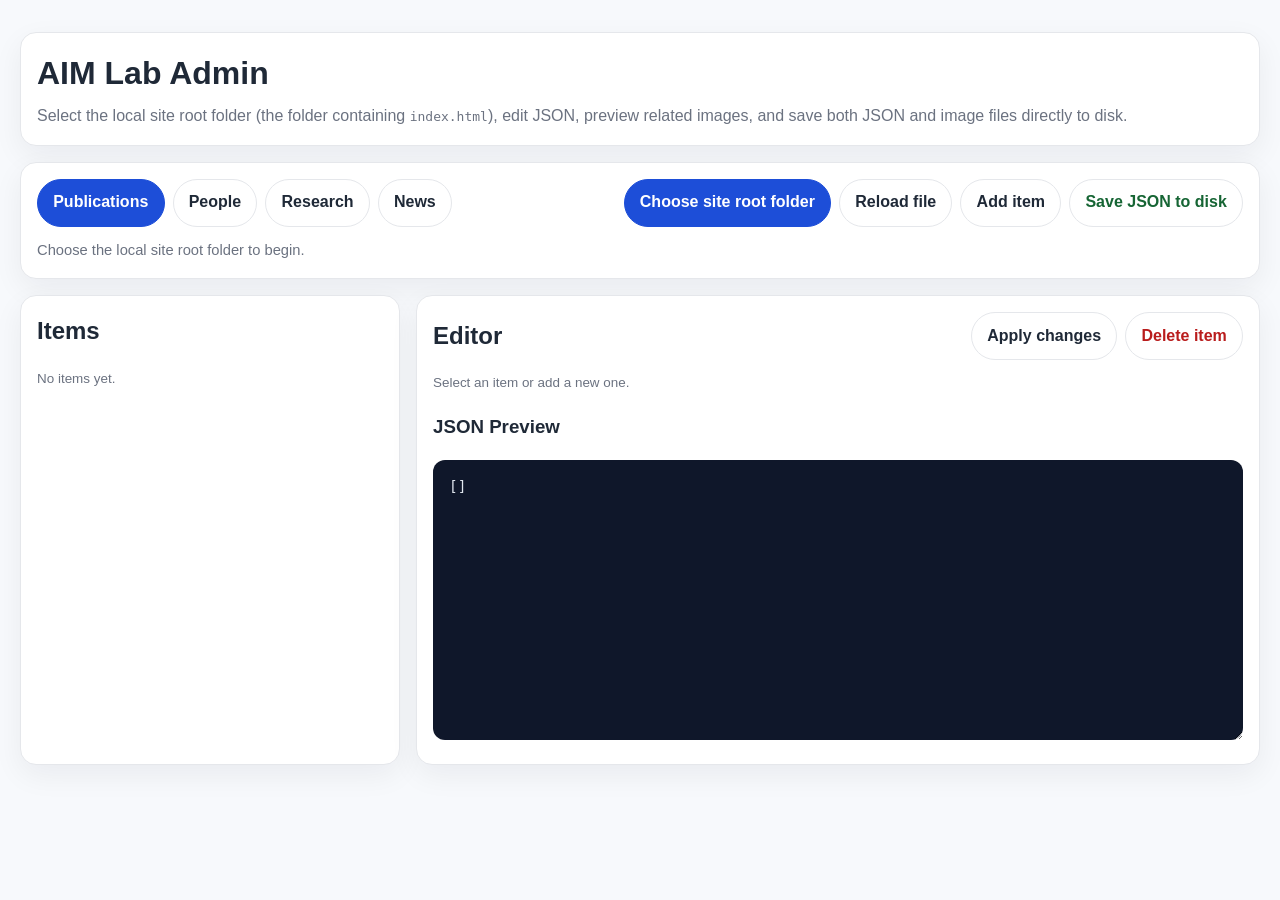
<file: admin.html>
<!DOCTYPE html>
<html lang="en">
<head>
  <meta charset="UTF-8" />
  <meta name="viewport" content="width=device-width, initial-scale=1.0" />
  <title>AIM Lab Admin</title>
  <style>
    :root {
      --bg: #f7f9fc;
      --surface: #ffffff;
      --text: #1f2937;
      --muted: #6b7280;
      --line: #e5e7eb;
      --primary: #1d4ed8;
      --danger: #b91c1c;
      --success: #166534;
      --shadow: 0 10px 30px rgba(15, 23, 42, 0.06);
      --radius: 16px;
      --max-width: 1240px;
    }

    * { box-sizing: border-box; }

    body {
      margin: 0;
      font-family: Arial, Helvetica, sans-serif;
      background: var(--bg);
      color: var(--text);
      line-height: 1.55;
    }

    button, input, textarea, select { font: inherit; }

    input, textarea, select {
      width: 100%;
      border: 1px solid var(--line);
      border-radius: 10px;
      padding: 0.72rem 0.82rem;
      background: #fff;
      color: var(--text);
    }

    textarea { min-height: 96px; resize: vertical; }

    button {
      border: 1px solid var(--line);
      background: #fff;
      color: var(--text);
      border-radius: 999px;
      padding: 0.65rem 0.95rem;
      cursor: pointer;
      font-weight: 700;
    }

    .btn-primary { background: var(--primary); color: white; border-color: var(--primary); }
    .btn-danger { color: var(--danger); }
    .btn-success { color: var(--success); }

    .page {
      width: min(var(--max-width), calc(100% - 2rem));
      margin: 0 auto;
      padding: 2rem 0 3rem;
    }

    .card {
      background: var(--surface);
      border: 1px solid var(--line);
      border-radius: var(--radius);
      box-shadow: var(--shadow);
      padding: 1rem;
      margin-bottom: 1rem;
    }

    .title {
      margin: 0 0 0.35rem;
      font-size: 2rem;
    }

    .desc {
      margin: 0;
      color: var(--muted);
    }

    .toolbar {
      display: flex;
      flex-wrap: wrap;
      gap: 0.6rem;
      align-items: center;
      justify-content: space-between;
      margin-bottom: 0.8rem;
    }

    .tabs {
      display: flex;
      flex-wrap: wrap;
      gap: 0.5rem;
    }

    .tab-btn.active {
      background: var(--primary);
      color: #fff;
      border-color: var(--primary);
    }

    .layout {
      display: grid;
      grid-template-columns: 380px 1fr;
      gap: 1rem;
    }

    .item-list {
      display: grid;
      gap: 0.6rem;
      max-height: 72vh;
      overflow: auto;
    }

    .item-button {
      width: 100%;
      text-align: left;
      border-radius: 12px;
      padding: 0.8rem 0.95rem;
      border: 1px solid var(--line);
      background: #fff;
    }

    .item-button.active {
      background: #eff6ff;
      border-color: #bfdbfe;
    }

    .item-label {
      font-weight: 700;
      margin-bottom: 0.15rem;
    }

    .item-sub {
      font-size: 0.84rem;
      color: var(--muted);
    }

    .form-grid {
      display: grid;
      grid-template-columns: repeat(2, minmax(0, 1fr));
      gap: 0.85rem;
    }

    .field {
      display: grid;
      gap: 0.35rem;
    }

    .field.full {
      grid-column: 1 / -1;
    }

    .field label {
      font-size: 0.88rem;
      font-weight: 700;
    }

    .hint {
      font-size: 0.8rem;
      color: var(--muted);
    }

    .array-block {
      border: 1px dashed #cbd5e1;
      border-radius: 12px;
      padding: 0.8rem;
      background: #fafcff;
    }

    .array-row {
      display: flex;
      gap: 0.55rem;
      align-items: center;
      margin-bottom: 0.55rem;
    }

    .array-row:last-child { margin-bottom: 0; }

    .json-preview {
      width: 100%;
      min-height: 280px;
      font-family: Consolas, Monaco, monospace;
      font-size: 0.9rem;
      line-height: 1.5;
      background: #0f172a;
      color: #e2e8f0;
      border: 0;
      border-radius: 12px;
      padding: 1rem;
    }

    .status {
      font-size: 0.92rem;
      color: var(--muted);
    }

    .image-editor {
      border: 1px solid var(--line);
      border-radius: 14px;
      padding: 0.9rem;
      background: #fafcff;
      display: grid;
      gap: 0.8rem;
    }

    .image-preview-wrap {
      width: 100%;
      max-width: 240px;
      aspect-ratio: 4 / 3;
      border: 1px solid var(--line);
      border-radius: 12px;
      overflow: hidden;
      background: #eef2f7;
      display: flex;
      align-items: center;
      justify-content: center;
    }

    .image-preview-wrap.people {
      max-width: 180px;
      aspect-ratio: 4 / 5;
    }

    .image-preview {
      width: 100%;
      height: 100%;
      object-fit: contain;
      display: block;
      background: #eef2f7;
    }

    .image-placeholder {
      width: 100%;
      height: 100%;
      display: flex;
      align-items: center;
      justify-content: center;
      color: #94a3b8;
      font-weight: 700;
      text-align: center;
      padding: 1rem;
      background: linear-gradient(135deg, #eef2f7, #f8fafc);
    }

    .image-actions {
      display: flex;
      flex-wrap: wrap;
      gap: 0.55rem;
      align-items: center;
    }

    .image-path {
      font-size: 0.84rem;
      color: var(--muted);
      word-break: break-all;
    }

    @media (max-width: 980px) {
      .layout { grid-template-columns: 1fr; }
      .item-list { max-height: 320px; }
    }

    @media (max-width: 700px) {
      .form-grid { grid-template-columns: 1fr; }
    }
  </style>
</head>
<body>
  <main class="page">
    <section class="card">
      <h1 class="title">AIM Lab Admin</h1>
      <p class="desc">
        Select the local site root folder (the folder containing <code>index.html</code>), edit JSON,
        preview related images, and save both JSON and image files directly to disk.
      </p>
    </section>

    <section class="card">
      <div class="toolbar">
        <div class="tabs" id="dataset-tabs"></div>
        <div class="tabs">
          <button class="btn-primary" id="pick-root-btn" type="button">Choose site root folder</button>
          <button id="reload-btn" type="button">Reload file</button>
          <button id="add-item-btn" type="button">Add item</button>
          <button class="btn-success" id="save-file-btn" type="button">Save JSON to disk</button>
        </div>
      </div>
      <div class="status" id="status-text">Choose the local site root folder to begin.</div>
    </section>

    <div class="layout">
      <section class="card">
        <h2 style="margin-top:0;">Items</h2>
        <div class="item-list" id="item-list"></div>
      </section>

      <section class="card">
        <div class="toolbar">
          <h2 style="margin:0;">Editor</h2>
          <div class="tabs">
            <button id="save-item-btn" type="button">Apply changes</button>
            <button class="btn-danger" id="delete-item-btn" type="button">Delete item</button>
          </div>
        </div>

        <div id="form-container"></div>

        <h3>JSON Preview</h3>
        <textarea id="json-preview" class="json-preview" readonly></textarea>
      </section>
    </div>
  </main>

  <script>
    const DATASETS = {
      publications: {
        label: "Publications",
        filename: "publications.json",
        createEmpty: () => ({
          title: "",
          authors: [],
          journal: "",
          year: new Date().getFullYear(),
          volume: "",
          issue: "",
          pages: "",
          featured: false,
          doi: "",
          lab_member: [],
          first_author: [],
          corresponding_author: []
        }),
        getLabel: (item) => item.title || "(Untitled publication)",
        getSubLabel: (item) => [item.journal, item.year].filter(Boolean).join(" · ")
      },
      people: {
        label: "People",
        filename: "people.json",
        imageFolder: "photo",
        createEmpty: () => ({
          given_name: "",
          family_name: "",
          name_kr: "",
          birth: "",
          category: "current",
          role: "",
          degree: "",
          program: "",
          current_position: "",
          email: "",
          phone: "",
          website: "",
          scholar: "",
          educational_background: [],
          professional_experience: [],
          awards: []
        }),
        getLabel: (item) => [item.given_name, item.family_name].filter(Boolean).join(" ") || "(Unnamed person)",
        getSubLabel: (item) => [item.category, item.role].filter(Boolean).join(" · ")
      },
      research: {
        label: "Research",
        filename: "research.json",
        imageFolder: "research_image",
        createEmpty: () => ({
          theme: "",
          subtitle: "",
          description: "",
          keywords: [],
          methods: [],
          topics: []
        }),
        getLabel: (item) => item.theme || "(Untitled theme)",
        getSubLabel: (item) => item.subtitle || ""
      },
      news: {
        label: "News",
        filename: "news.json",
        imageFolder: "news_image",
        createEmpty: () => ({
          date: "",
          title: "",
          summary: "",
          link: ""
        }),
        getLabel: (item) => item.title || "(Untitled news)",
        getSubLabel: (item) => item.date || ""
      }
    };

    let currentDatasetKey = "publications";
    let datasetData = {
      publications: [],
      people: [],
      research: [],
      news: []
    };
    let selectedIndex = null;

    let rootDirHandle = null;
    let dataDirHandle = null;
    let imageDirHandles = {};
    let fileHandles = {};

    const datasetTabsEl = document.getElementById("dataset-tabs");
    const itemListEl = document.getElementById("item-list");
    const formContainerEl = document.getElementById("form-container");
    const jsonPreviewEl = document.getElementById("json-preview");
    const statusTextEl = document.getElementById("status-text");

    const pickRootBtn = document.getElementById("pick-root-btn");
    const reloadBtn = document.getElementById("reload-btn");
    const addItemBtn = document.getElementById("add-item-btn");
    const saveFileBtn = document.getElementById("save-file-btn");
    const saveItemBtn = document.getElementById("save-item-btn");
    const deleteItemBtn = document.getElementById("delete-item-btn");

    function setStatus(message) {
      statusTextEl.textContent = message;
    }

    function getCurrentConfig() {
      return DATASETS[currentDatasetKey];
    }

    function getCurrentData() {
      return datasetData[currentDatasetKey];
    }

    function setCurrentData(next) {
      datasetData[currentDatasetKey] = next;
    }

    function deepClone(obj) {
      return JSON.parse(JSON.stringify(obj));
    }

    function arrayify(value) {
      return Array.isArray(value) ? value : [];
    }

    function escapeHtml(str) {
      if (str === null || str === undefined) return "";
      return String(str)
        .replace(/&/g, "&amp;")
        .replace(/</g, "&lt;")
        .replace(/>/g, "&gt;")
        .replace(/"/g, "&quot;")
        .replace(/'/g, "&#039;");
    }

    async function ensureReadWritePermission(handle) {
      const options = { mode: "readwrite" };
      if ((await handle.queryPermission(options)) === "granted") return true;
      if ((await handle.requestPermission(options)) === "granted") return true;
      return false;
    }

    async function chooseRootFolder() {
      if (!window.showDirectoryPicker) {
        setStatus("This browser does not support folder-based local file editing.");
        return;
      }

      try {
        const dirHandle = await window.showDirectoryPicker({ mode: "readwrite" });
        const ok = await ensureReadWritePermission(dirHandle);
        if (!ok) {
          setStatus("Folder permission was not granted.");
          return;
        }

        rootDirHandle = dirHandle;

        dataDirHandle = await rootDirHandle.getDirectoryHandle("data", { create: false });
        imageDirHandles = {
          people: await rootDirHandle.getDirectoryHandle("photo", { create: true }),
          research: await rootDirHandle.getDirectoryHandle("research_image", { create: true }),
          news: await rootDirHandle.getDirectoryHandle("news_image", { create: true })
        };

        fileHandles = {};
        for (const [key, config] of Object.entries(DATASETS)) {
          fileHandles[key] = await dataDirHandle.getFileHandle(config.filename, { create: false });
        }

        await loadAllDatasetsFromDisk();
        setStatus("Site root connected. JSON and image folders are now editable.");
      } catch (error) {
        console.error(error);
        setStatus("Could not open the site root folder.");
      }
    }

    async function readJsonFile(fileHandle) {
      const file = await fileHandle.getFile();
      const text = await file.text();
      return JSON.parse(text);
    }

    async function writeJsonFile(fileHandle, data) {
      const writable = await fileHandle.createWritable();
      await writable.write(JSON.stringify(data, null, 2));
      await writable.close();
    }

    async function loadAllDatasetsFromDisk() {
      for (const key of Object.keys(DATASETS)) {
        const json = await readJsonFile(fileHandles[key]);
        datasetData[key] = Array.isArray(json) ? json : [];
      }
      selectedIndex = datasetData[currentDatasetKey].length ? 0 : null;
      renderAll();
    }

    async function reloadCurrentDataset() {
      if (!fileHandles[currentDatasetKey]) {
        setStatus("Choose the site root folder first.");
        return;
      }

      try {
        datasetData[currentDatasetKey] = await readJsonFile(fileHandles[currentDatasetKey]);
        selectedIndex = datasetData[currentDatasetKey].length ? 0 : null;
        renderAll();
        setStatus(`${getCurrentConfig().filename} reloaded from disk.`);
      } catch (error) {
        console.error(error);
        setStatus(`Failed to reload ${getCurrentConfig().filename}.`);
      }
    }

    async function saveCurrentDatasetToDisk() {
      if (!fileHandles[currentDatasetKey]) {
        setStatus("Choose the site root folder first.");
        return;
      }

      try {
        await writeJsonFile(fileHandles[currentDatasetKey], getCurrentData());
        setStatus(`${getCurrentConfig().filename} saved to local disk.`);
      } catch (error) {
        console.error(error);
        setStatus(`Failed to save ${getCurrentConfig().filename}.`);
      }
    }

    function renderTabs() {
      datasetTabsEl.innerHTML = Object.entries(DATASETS).map(([key, config]) => `
        <button
          type="button"
          class="tab-btn ${key === currentDatasetKey ? "active" : ""}"
          data-dataset="${key}"
        >
          ${config.label}
        </button>
      `).join("");

      datasetTabsEl.querySelectorAll(".tab-btn").forEach((btn) => {
        btn.addEventListener("click", () => {
          currentDatasetKey = btn.dataset.dataset;
          selectedIndex = getCurrentData().length ? 0 : null;
          renderAll();
          setStatus(`Switched to ${DATASETS[currentDatasetKey].label}.`);
        });
      });
    }

    function renderItemList() {
      const config = getCurrentConfig();
      const data = getCurrentData();

      if (!data.length) {
        itemListEl.innerHTML = `<div class="item-sub">No items yet.</div>`;
        return;
      }

      itemListEl.innerHTML = data.map((item, index) => `
        <button type="button" class="item-button ${index === selectedIndex ? "active" : ""}" data-index="${index}">
          <div class="item-label">${escapeHtml(config.getLabel(item))}</div>
          <div class="item-sub">${escapeHtml(config.getSubLabel(item))}</div>
        </button>
      `).join("");

      itemListEl.querySelectorAll(".item-button").forEach((btn) => {
        btn.addEventListener("click", () => {
          selectedIndex = Number(btn.dataset.index);
          renderAll();
        });
      });
    }

    function renderArrayEditor(label, key, values) {
      const safeValues = arrayify(values);
      return `
        <div class="field full">
          <label>${escapeHtml(label)}</label>
          <div class="array-block">
            ${safeValues.map((value, index) => `
              <div class="array-row">
                <input type="text" data-array-input="${escapeHtml(key)}" data-array-index="${index}" value="${escapeHtml(value)}" />
                <button type="button" class="btn-danger" data-remove-array-item="${escapeHtml(key)}" data-array-index="${index}">Remove</button>
              </div>
            `).join("")}
            <button type="button" data-add-array-item="${escapeHtml(key)}">Add item</button>
          </div>
        </div>
      `;
    }

    function getPeopleImageBase(item) {
      return `${item.given_name || ""}_${item.family_name || ""}_${item.birth || ""}`;
    }

    function getResearchImageBase(item) {
      return `${item.theme || ""}`;
    }

    function getNewsImageBase(item) {
      return `${item.title || ""}`;
    }

    function getImageInfo(item, datasetKey) {
      if (datasetKey === "people") {
        const base = getPeopleImageBase(item);
        return {
          folder: "photo",
          className: "people",
          baseName: base,
          candidates: [`photo/${base}.jpg`, `photo/${base}.png`]
        };
      }

      if (datasetKey === "research") {
        const base = getResearchImageBase(item);
        return {
          folder: "research_image",
          className: "",
          baseName: base,
          candidates: [`research_image/${base}.jpg`, `research_image/${base}.png`, `research_image/${base}.gif`]
        };
      }

      if (datasetKey === "news") {
        const base = getNewsImageBase(item);
        return {
          folder: "news_image",
          className: "",
          baseName: base,
          candidates: [`news_image/${base}.jpg`, `news_image/${base}.png`]
        };
      }

      return null;
    }

    function renderImageEditor(item, datasetKey) {
      const info = getImageInfo(item, datasetKey);
      if (!info || !info.baseName.trim()) {
        return `
          <div class="field full">
            <label>Image</label>
            <div class="image-editor">
              <div class="hint">Fill in the required naming field first so the image file name can be generated automatically.</div>
            </div>
          </div>
        `;
      }

      return `
        <div class="field full">
          <label>Image</label>
          <div class="image-editor">
            <div class="image-preview-wrap ${info.className}" id="image-preview-wrap">
              <img class="image-preview" id="image-preview" alt="Preview" style="display:none;" />
              <div class="image-placeholder" id="image-placeholder">No image found</div>
            </div>

            <div class="image-actions">
              <input type="file" id="image-upload-input" accept=".jpg,.jpeg,.png,.gif,image/jpeg,image/png,image/gif" />
              <button type="button" id="upload-image-btn">Upload / Replace Image</button>
              <button type="button" id="refresh-image-btn">Refresh Preview</button>
            </div>

            <div class="image-path" id="image-path">
              Expected file names: ${info.candidates.map(escapeHtml).join(" / ")}
            </div>
          </div>
        </div>
      `;
    }

    function renderForm() {
      const data = getCurrentData();
      if (selectedIndex === null || !data[selectedIndex]) {
        formContainerEl.innerHTML = `<div class="item-sub">Select an item or add a new one.</div>`;
        return;
      }

      const item = data[selectedIndex];
      let html = "";

      if (currentDatasetKey === "publications") {
        html = `
          <div class="form-grid">
            <div class="field full">
              <label>Title</label>
              <input data-field="title" type="text" value="${escapeHtml(item.title || "")}" />
            </div>
            ${renderArrayEditor("Authors", "authors", item.authors)}
            ${renderArrayEditor("Lab Members", "lab_member", item.lab_member)}
            ${renderArrayEditor("First Authors", "first_author", item.first_author)}
            ${renderArrayEditor("Corresponding Authors", "corresponding_author", item.corresponding_author)}
            <div class="field"><label>Journal</label><input data-field="journal" type="text" value="${escapeHtml(item.journal || "")}" /></div>
            <div class="field"><label>Year</label><input data-field="year" type="number" value="${escapeHtml(item.year || "")}" /></div>
            <div class="field"><label>Volume</label><input data-field="volume" type="text" value="${escapeHtml(item.volume || "")}" /></div>
            <div class="field"><label>Issue</label><input data-field="issue" type="text" value="${escapeHtml(item.issue || "")}" /></div>
            <div class="field"><label>Pages</label><input data-field="pages" type="text" value="${escapeHtml(item.pages || "")}" /></div>
            <div class="field"><label>DOI URL</label><input data-field="doi" type="text" value="${escapeHtml(item.doi || "")}" /></div>
            <div class="field">
              <label>Featured</label>
              <select data-field="featured">
                <option value="true" ${item.featured ? "selected" : ""}>true</option>
                <option value="false" ${!item.featured ? "selected" : ""}>false</option>
              </select>
            </div>
          </div>
        `;
      }

      if (currentDatasetKey === "people") {
        html = `
          <div class="form-grid">
            <div class="field"><label>Given Name</label><input data-field="given_name" type="text" value="${escapeHtml(item.given_name || "")}" /></div>
            <div class="field"><label>Family Name</label><input data-field="family_name" type="text" value="${escapeHtml(item.family_name || "")}" /></div>
            <div class="field"><label>Korean Name</label><input data-field="name_kr" type="text" value="${escapeHtml(item.name_kr || "")}" /></div>
            <div class="field"><label>Birth (YYYYMMDD)</label><input data-field="birth" type="text" value="${escapeHtml(item.birth || "")}" /></div>
            <div class="field">
              <label>Category</label>
              <select data-field="category">
                <option value="pi" ${item.category === "pi" ? "selected" : ""}>pi</option>
                <option value="current" ${item.category === "current" ? "selected" : ""}>current</option>
                <option value="alumni" ${item.category === "alumni" ? "selected" : ""}>alumni</option>
              </select>
            </div>
            <div class="field"><label>Role</label><input data-field="role" type="text" value="${escapeHtml(item.role || "")}" /></div>
            <div class="field"><label>Degree</label><input data-field="degree" type="text" value="${escapeHtml(item.degree || "")}" /></div>
            <div class="field"><label>Program</label><input data-field="program" type="text" value="${escapeHtml(item.program || "")}" /></div>
            <div class="field full"><label>Current Position</label><input data-field="current_position" type="text" value="${escapeHtml(item.current_position || "")}" /></div>
            <div class="field"><label>Email</label><input data-field="email" type="text" value="${escapeHtml(item.email || "")}" /></div>
            <div class="field"><label>Phone</label><input data-field="phone" type="text" value="${escapeHtml(item.phone || "")}" /></div>
            <div class="field"><label>Website</label><input data-field="website" type="text" value="${escapeHtml(item.website || "")}" /></div>
            <div class="field"><label>Scholar</label><input data-field="scholar" type="text" value="${escapeHtml(item.scholar || "")}" /></div>
            ${renderArrayEditor("Educational Background", "educational_background", item.educational_background)}
            ${renderArrayEditor("Professional Experience", "professional_experience", item.professional_experience)}
            ${renderArrayEditor("Awards", "awards", item.awards)}
            ${renderImageEditor(item, "people")}
          </div>
        `;
      }

      if (currentDatasetKey === "research") {
        html = `
          <div class="form-grid">
            <div class="field full">
              <label>Theme</label>
              <input data-field="theme" type="text" value="${escapeHtml(item.theme || "")}" />
              <div class="hint">Image file name will follow: research_image/{theme}.jpg/png/gif</div>
            </div>
            <div class="field full">
              <label>Subtitle</label>
              <input data-field="subtitle" type="text" value="${escapeHtml(item.subtitle || "")}" />
            </div>
            <div class="field full">
              <label>Description</label>
              <textarea data-field="description">${escapeHtml(item.description || "")}</textarea>
            </div>
            ${renderArrayEditor("Keywords", "keywords", item.keywords)}
            ${renderArrayEditor("Methods", "methods", item.methods)}
            ${renderArrayEditor("Topics", "topics", item.topics)}
            ${renderImageEditor(item, "research")}
          </div>
        `;
      }

      if (currentDatasetKey === "news") {
        html = `
          <div class="form-grid">
            <div class="field">
              <label>Date</label>
              <input data-field="date" type="text" value="${escapeHtml(item.date || "")}" />
              <div class="hint">YYYY-MM-DD</div>
            </div>
            <div class="field full">
              <label>Title</label>
              <input data-field="title" type="text" value="${escapeHtml(item.title || "")}" />
              <div class="hint">Image file name will follow: news_image/{title}.jpg/png</div>
            </div>
            <div class="field full">
              <label>Summary</label>
              <textarea data-field="summary">${escapeHtml(item.summary || "")}</textarea>
            </div>
            <div class="field full">
              <label>External Link</label>
              <input data-field="link" type="text" value="${escapeHtml(item.link || "")}" />
            </div>
            ${renderImageEditor(item, "news")}
          </div>
        `;
      }

      formContainerEl.innerHTML = html;
      bindArrayButtons();
      bindImageEditor();
      refreshImagePreview();
    }

    function bindArrayButtons() {
      formContainerEl.querySelectorAll("[data-add-array-item]").forEach((btn) => {
        btn.addEventListener("click", () => {
          const key = btn.dataset.addArrayItem;
          const data = deepClone(getCurrentData());
          const item = data[selectedIndex];
          item[key] = arrayify(item[key]);
          item[key].push("");
          setCurrentData(data);
          renderAll();
        });
      });

      formContainerEl.querySelectorAll("[data-remove-array-item]").forEach((btn) => {
        btn.addEventListener("click", () => {
          const key = btn.dataset.removeArrayItem;
          const idx = Number(btn.dataset.arrayIndex);
          const data = deepClone(getCurrentData());
          const item = data[selectedIndex];
          item[key] = arrayify(item[key]).filter((_, i) => i !== idx);
          setCurrentData(data);
          renderAll();
        });
      });
    }

    function bindImageEditor() {
      const uploadBtn = document.getElementById("upload-image-btn");
      const refreshBtn = document.getElementById("refresh-image-btn");
      if (uploadBtn) {
        uploadBtn.addEventListener("click", uploadCurrentImage);
      }
      if (refreshBtn) {
        refreshBtn.addEventListener("click", refreshImagePreview);
      }
    }

    function collectFormValues() {
      const currentItem = deepClone(getCurrentData()[selectedIndex] || {});

      formContainerEl.querySelectorAll("[data-field]").forEach((input) => {
        const key = input.dataset.field;
        let value = input.value;

        if (key === "featured") {
          currentItem[key] = value === "true";
          return;
        }

        if (key === "year") {
          currentItem[key] = value ? Number(value) : "";
          return;
        }

        currentItem[key] = value;
      });

      const grouped = {};
      formContainerEl.querySelectorAll("[data-array-input]").forEach((input) => {
        const key = input.dataset.arrayInput;
        if (!grouped[key]) grouped[key] = [];
        grouped[key].push(input.value);
      });

      Object.keys(grouped).forEach((key) => {
        currentItem[key] = grouped[key].map(v => v.trim()).filter(Boolean);
      });

      return currentItem;
    }

    function saveCurrentItemInMemory() {
      const data = deepClone(getCurrentData());
      if (selectedIndex === null || !data[selectedIndex]) return;
      data[selectedIndex] = collectFormValues();
      setCurrentData(data);
      renderAll();
      setStatus("Changes applied in editor. Click 'Save JSON to disk' to write JSON.");
    }

    function deleteCurrentItem() {
      const data = deepClone(getCurrentData());
      if (selectedIndex === null || !data[selectedIndex]) return;

      if (!window.confirm("Delete this item?")) return;

      data.splice(selectedIndex, 1);
      setCurrentData(data);
      selectedIndex = data.length ? Math.max(0, selectedIndex - 1) : null;
      renderAll();
      setStatus("Item deleted in editor. Save JSON to write the change to disk.");
    }

    function addNewItem() {
      const config = getCurrentConfig();
      const data = deepClone(getCurrentData());
      data.push(config.createEmpty());
      setCurrentData(data);
      selectedIndex = data.length - 1;
      renderAll();
      setStatus("New item added.");
    }

    async function fileExists(dirHandle, fileName) {
      try {
        await dirHandle.getFileHandle(fileName, { create: false });
        return true;
      } catch {
        return false;
      }
    }

    async function findExistingImagePath(info) {
      const dirHandle = imageDirHandles[currentDatasetKey];
      if (!dirHandle || !info) return null;

      for (const candidate of info.candidates) {
        const fileName = candidate.split("/").pop();
        if (await fileExists(dirHandle, fileName)) {
          return candidate;
        }
      }
      return null;
    }

    async function refreshImagePreview() {
      if (!["people", "research", "news"].includes(currentDatasetKey)) return;
      if (selectedIndex === null) return;

      const item = collectFormValues();
      const info = getImageInfo(item, currentDatasetKey);
      const preview = document.getElementById("image-preview");
      const placeholder = document.getElementById("image-placeholder");
      const pathEl = document.getElementById("image-path");

      if (!preview || !placeholder || !pathEl) return;

      if (!info || !info.baseName.trim()) {
        preview.style.display = "none";
        placeholder.style.display = "flex";
        placeholder.textContent = "No image name available yet";
        pathEl.textContent = "Fill in the naming field first.";
        return;
      }

      pathEl.textContent = `Expected file names: ${info.candidates.join(" / ")}`;

      const existingPath = await findExistingImagePath(info);
      if (existingPath) {
        preview.src = existingPath + `?t=${Date.now()}`;
        preview.style.display = "block";
        placeholder.style.display = "none";
      } else {
        preview.style.display = "none";
        placeholder.style.display = "flex";
        placeholder.textContent = "No image found";
      }
    }

    function getExtensionFromFileName(fileName) {
      const lower = fileName.toLowerCase();
      if (lower.endsWith(".jpeg")) return "jpg";
      if (lower.endsWith(".jpg")) return "jpg";
      if (lower.endsWith(".png")) return "png";
      if (lower.endsWith(".gif")) return "gif";
      return "";
    }

    async function uploadCurrentImage() {
      if (!rootDirHandle) {
        setStatus("Choose the site root folder first.");
        return;
      }

      if (!["people", "research", "news"].includes(currentDatasetKey)) {
        setStatus("This dataset does not use image upload.");
        return;
      }

      const input = document.getElementById("image-upload-input");
      if (!input || !input.files || !input.files[0]) {
        setStatus("Choose an image file first.");
        return;
      }

      try {
        const item = collectFormValues();
        const info = getImageInfo(item, currentDatasetKey);

        if (!info || !info.baseName.trim()) {
          setStatus("Fill in the naming field first so the image file name can be generated.");
          return;
        }

        const sourceFile = input.files[0];
        const ext = getExtensionFromFileName(sourceFile.name);
        if (!ext) {
          setStatus("Unsupported image type. Use jpg, png, or gif.");
          return;
        }

        if (currentDatasetKey === "news" && ext === "gif") {
          setStatus("News images currently support jpg or png only.");
          return;
        }

        if (currentDatasetKey === "people" && ext === "gif") {
          setStatus("People images currently support jpg or png only.");
          return;
        }

        const dirHandle = imageDirHandles[currentDatasetKey];
        const targetName = `${info.baseName}.${ext}`;
        const fileHandle = await dirHandle.getFileHandle(targetName, { create: true });
        const writable = await fileHandle.createWritable();
        await writable.write(await sourceFile.arrayBuffer());
        await writable.close();

        await refreshImagePreview();
        setStatus(`Image uploaded to ${info.folder}/${targetName}`);
      } catch (error) {
        console.error(error);
        setStatus("Failed to upload image.");
      }
    }

    function updatePreview() {
      jsonPreviewEl.value = JSON.stringify(getCurrentData(), null, 2);
    }

    function renderAll() {
      renderTabs();
      renderItemList();
      renderForm();
      updatePreview();
    }

    pickRootBtn.addEventListener("click", chooseRootFolder);
    reloadBtn.addEventListener("click", reloadCurrentDataset);
    addItemBtn.addEventListener("click", addNewItem);
    saveFileBtn.addEventListener("click", saveCurrentDatasetToDisk);
    saveItemBtn.addEventListener("click", saveCurrentItemInMemory);
    deleteItemBtn.addEventListener("click", deleteCurrentItem);

    document.addEventListener("input", (event) => {
      if (!formContainerEl.contains(event.target)) return;
      try {
        const previewData = deepClone(getCurrentData());
        if (selectedIndex !== null && previewData[selectedIndex]) {
          previewData[selectedIndex] = collectFormValues();
          jsonPreviewEl.value = JSON.stringify(previewData, null, 2);
        }
      } catch {
        // ignore temporary invalid state
      }
    });

    document.addEventListener("change", (event) => {
      if (formContainerEl.contains(event.target) && ["people", "research", "news"].includes(currentDatasetKey)) {
        refreshImagePreview();
      }
    });

    renderAll();
  </script>
</body>
</html>
</file>
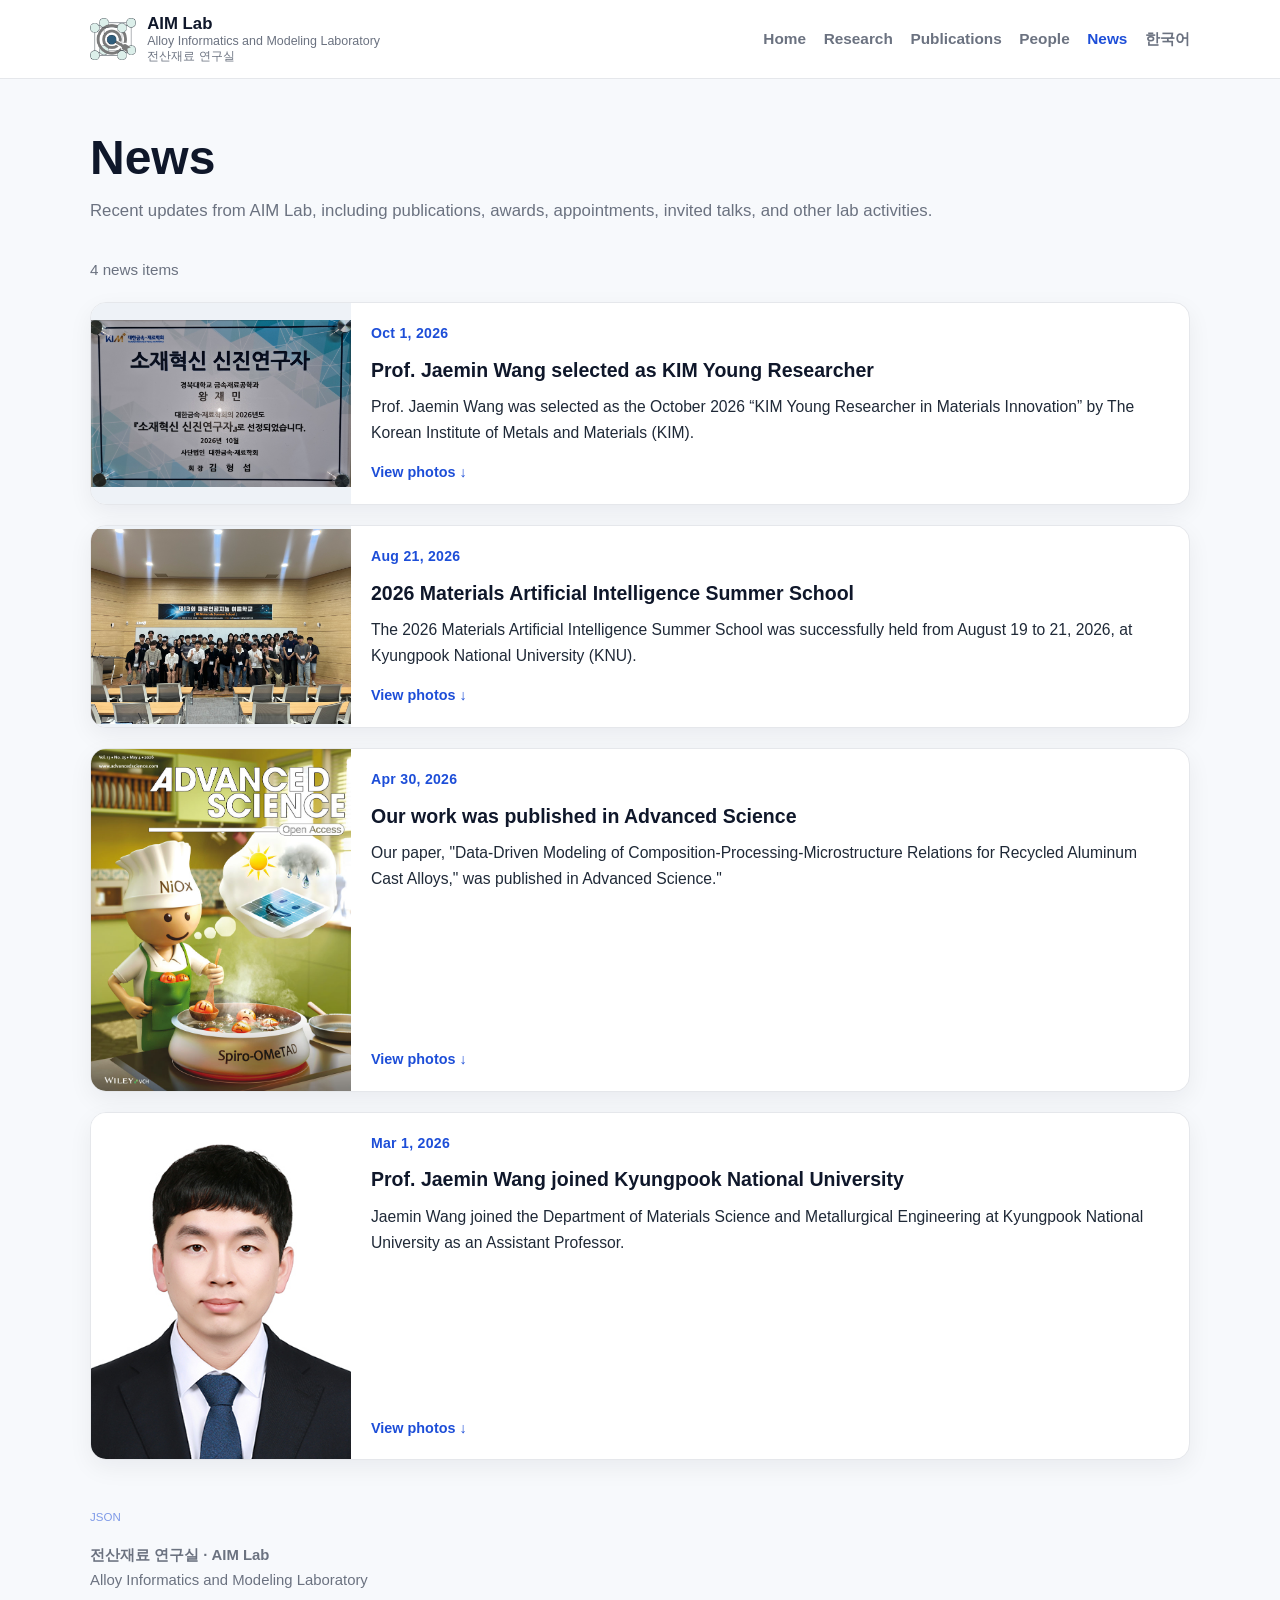
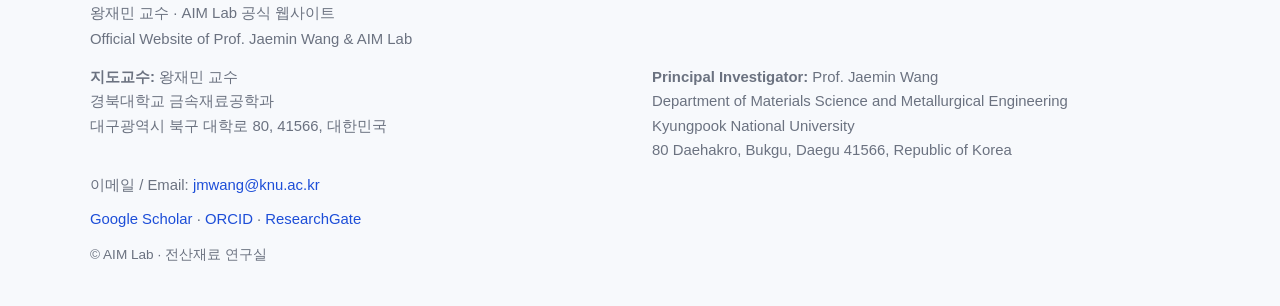
<file: news.html>
<!DOCTYPE html>
<html lang="en">
<head>
  <meta charset="UTF-8" />
  <meta name="viewport" content="width=device-width, initial-scale=1.0" />
  <title>News | Prof. Jaemin Wang &amp; AIM Lab</title>
  <meta name="description" content="Publications, awards, conferences, and lab activities on the official website of Prof. Jaemin Wang and AIM Lab, Kyungpook National University." />
  <link
    rel="alternate"
    type="application/json"
    title="AIM Lab news data"
    href="data/news.json"
  />
  <meta property="og:title" content="News | Prof. Jaemin Wang &amp; AIM Lab" />
  <meta property="og:description" content="Publications, awards, conferences, and lab activities on the official website of Prof. Jaemin Wang and AIM Lab, Kyungpook National University." />
  <meta property="og:site_name" content="Prof. Jaemin Wang &amp; AIM Lab" />
  <meta property="og:type" content="website" />
  <meta property="og:url" content="https://aimlab.knu.ac.kr/news.html" />
  <meta property="og:locale" content="en_US" />
  <meta property="og:locale:alternate" content="ko_KR" />
  <meta property="og:image" content="https://aimlab.knu.ac.kr/lab%20logo.png" />
  <meta property="og:image:alt" content="AIM Lab / 전산재료 연구실" />
  <meta name="twitter:card" content="summary" />
  <meta name="twitter:title" content="News | Prof. Jaemin Wang &amp; AIM Lab" />
  <meta name="twitter:description" content="Publications, awards, conferences, and lab activities on the official website of Prof. Jaemin Wang and AIM Lab, Kyungpook National University." />
  <meta name="twitter:image" content="https://aimlab.knu.ac.kr/lab%20logo.png" />
  <meta name="twitter:image:alt" content="AIM Lab / 전산재료 연구실" />
  <link rel="canonical" href="https://aimlab.knu.ac.kr/news.html">
  <link rel="alternate" hreflang="en" href="https://aimlab.knu.ac.kr/news.html">
  <link rel="alternate" hreflang="ko" href="https://aimlab.knu.ac.kr/ko/news.html">
  <link rel="alternate" hreflang="x-default" href="https://aimlab.knu.ac.kr/news.html">
  <style>
    :root {
      --bg: #f7f9fc;
      --surface: #ffffff;
      --text: #1f2937;
      --muted: #6b7280;
      --line: #e5e7eb;
      --primary: #1d4ed8;
      --primary-soft: #dbeafe;
      --accent: #0f172a;
      --shadow: 0 8px 24px rgba(15, 23, 42, 0.06);
      --radius: 16px;
      --max-width: 1100px;
    }

    * {
      box-sizing: border-box;
    }

    html {
      scroll-behavior: smooth;
    }

    body {
      margin: 0;
      font-family: Arial, Helvetica, sans-serif;
      background: var(--bg);
      color: var(--text);
      line-height: 1.65;
    }

    a {
      color: inherit;
      text-decoration: none;
    }

    .container {
      width: min(var(--max-width), calc(100% - 2rem));
      margin: 0 auto;
    }

    .site-header {
      background: var(--surface);
      border-bottom: 1px solid var(--line);
      position: sticky;
      top: 0;
      z-index: 100;
    }

    .site-header-inner {
      width: min(var(--max-width), calc(100% - 2rem));
      margin: 0 auto;
      min-height: 78px;
      display: flex;
      align-items: center;
      justify-content: space-between;
      gap: 1.5rem;
    }

    .logo-wrap {
      min-width: 0;
    }

    .logo-link {
      display: flex;
      align-items: center;
      gap: 0.7rem;
      text-decoration: none;
    }

    .logo-img-wrap {
      position: relative;
      width: 46px;
      height: 46px;
      flex-shrink: 0;
    }

    .logo-img-wrap img {
      width: 100%;
      height: 100%;
      object-fit: contain;
      display: block;
    }

    .logo-placeholder {
      position: absolute;
      inset: 0;
      display: none;
      align-items: center;
      justify-content: center;
      font-weight: 800;
      font-size: 0.9rem;
      color: white;
      background: linear-gradient(135deg, #1d4ed8, #2563eb);
      border-radius: 8px;
    }

    .logo-text {
      display: flex;
      flex-direction: column;
      line-height: 1.2;
    }

    .lab-name {
      font-weight: 800;
      font-size: 1.05rem;
      color: var(--accent);
    }

    .lab-full {
      font-size: 0.78rem;
      color: var(--muted);
    }

    .lab-kr {
      font-size: 0.75rem;
      color: var(--muted);
    }

    .nav {
      display: flex;
      align-items: center;
      justify-content: flex-end;
      gap: 1.1rem;
      flex-wrap: wrap;
    }

    .nav a {
      font-size: 0.96rem;
      font-weight: 600;
      color: var(--muted);
      transition: color 0.15s ease;
    }

    .nav a:hover,
    .nav a.active {
      color: var(--primary);
    }

    .page-header {
      padding: 3.2rem 0 2rem;
    }

    .page-header h1 {
      margin: 0 0 0.75rem;
      font-size: clamp(2rem, 4vw, 3rem);
      line-height: 1.15;
      color: var(--accent);
    }

    .page-header p {
      margin: 0;
      max-width: 860px;
      color: var(--muted);
      font-size: 1.05rem;
    }

    .summary {
      margin: 0 0 1.25rem;
      color: var(--muted);
      font-size: 0.95rem;
    }

    .news-list {
      display: grid;
      gap: 1.25rem;
      margin-bottom: 3rem;
    }

    .news-card {
      background: var(--surface);
      border: 1px solid var(--line);
      border-radius: var(--radius);
      box-shadow: var(--shadow);
      overflow: hidden;
      transition: transform 0.15s ease, box-shadow 0.15s ease;
    }

    .news-card:hover {
      transform: translateY(-2px);
      box-shadow: 0 12px 30px rgba(15, 23, 42, 0.1);
    }

    .news-card-main {
      display: grid;
      grid-template-columns: 260px minmax(0, 1fr);
      min-height: 180px;
      align-items: stretch;
      cursor: pointer;
      outline: none;
    }

    .news-card-main:focus-visible {
      box-shadow: inset 0 0 0 3px var(--primary-soft);
    }

    .news-card.no-image .news-card-main {
      grid-template-columns: 1fr;
    }

    .news-media {
      min-height: 180px;
      height: auto;
      align-self: stretch;
      display: flex;
      align-items: center;
      justify-content: center;
      overflow: hidden;
      background: #eef2f7;
    }

    .news-card.no-image .news-media {
      display: none;
    }

    .news-image {
      width: 100%;
      height: 100%;
      object-fit: contain;
      display: block;
    }

    .news-content {
      padding: 1.2rem 1.25rem;
      display: flex;
      flex-direction: column;
      gap: 0.7rem;
      min-width: 0;
    }

    .news-date {
      margin: 0;
      font-size: 0.88rem;
      font-weight: 700;
      color: var(--primary);
      letter-spacing: 0.02em;
    }

    .news-title {
      margin: 0;
      font-size: 1.22rem;
      line-height: 1.35;
      color: var(--accent);
    }

    .news-summary {
      margin: 0;
      font-size: 0.98rem;
      color: var(--text);
    }

    .news-expand-label {
      margin-top: auto;
      padding-top: 0.25rem;
      color: var(--primary);
      font-size: 0.9rem;
      font-weight: 700;
    }

    .news-detail {
      padding: 1.25rem;
      border-top: 1px solid var(--line);
      background: #fbfdff;
    }

    .news-detail[hidden] {
      display: none;
    }

    .news-gallery {
      display: grid;
      grid-template-columns: repeat(3, minmax(0, 1fr));
      align-items: start;
      gap: 1rem;
    }

    .news-gallery-item {
      margin: 0;
      min-width: 0;
      overflow: hidden;
      border-radius: 12px;
      background: var(--surface);
      box-shadow: 0 4px 14px rgba(15, 23, 42, 0.08);
    }

    .news-gallery img {
      width: 100%;
      height: auto;
      display: block;
      object-fit: initial;
      background: transparent;
      border: 0;
    }

    .gallery-empty {
      margin: 0;
      color: var(--muted);
      font-size: 0.93rem;
    }

    .news-detail-actions {
      margin-top: 1rem;
      display: flex;
      align-items: center;
      gap: 0.75rem;
      flex-wrap: wrap;
    }

    .news-link {
      display: inline-flex;
      align-items: center;
      padding: 0.5rem 0.9rem;
      border-radius: 999px;
      border: 1px solid var(--line);
      background: #fff;
      color: var(--primary);
      font-size: 0.9rem;
      font-weight: 700;
    }

    .news-link:hover {
      background: var(--primary-soft);
    }

    .loading-state,
    .empty-state,
    .error-state {
      padding: 1rem 0.25rem;
      color: var(--muted);
    }

    .error-state {
      color: #b91c1c;
    }

    @media (max-width: 900px) {
      .site-header-inner {
        align-items: flex-start;
        padding: 0.9rem 0;
        flex-direction: column;
      }

      .nav {
        width: 100%;
        justify-content: flex-start;
      }

      .news-card-main {
        grid-template-columns: 1fr;
      }

      .news-media {
        border-right: 0;
        border-bottom: 1px solid var(--line);
        min-height: 220px;
      }

      .news-card.no-image .news-card-main {
        grid-template-columns: 1fr;
      }

    }

    @media (max-width: 900px) {
      .news-gallery {
        grid-template-columns: repeat(2, minmax(0, 1fr));
      }
    }

    @media (max-width: 700px) {
      .lab-full,
      .lab-kr {
        display: none;
      }

      .news-media {
        min-height: 190px;
      }

      .news-gallery {
        grid-template-columns: 1fr;
      }
    }
  </style>
  <link rel="stylesheet" href="styles/footer.css">
</head>
<body>
  <header class="site-header">
    <div class="site-header-inner">
      <div class="logo-wrap">
        <a href="./" class="logo-link" aria-label="Go to home">
          <div class="logo-img-wrap">
            <img src="lab logo_web.png" alt="AIM Lab logo" onerror="handleLogoError(this)" />
            <div class="logo-placeholder">AIM</div>
          </div>
          <div class="logo-text">
            <span class="lab-name">AIM Lab</span>
            <span class="lab-full">Alloy Informatics and Modeling Laboratory</span>
            <span class="lab-kr">전산재료 연구실</span>
          </div>
        </a>
      </div>

      <nav class="nav" aria-label="Main navigation">
        <a href="./">Home</a>
        <a href="research.html">Research</a>
        <a href="publications.html">Publications</a>
        <a href="people.html">People</a>
        <a href="news.html" class="active">News</a>
        <a href="ko/news.html">한국어</a>
      </nav>
    </div>
  </header>

  <main class="container">
    <header class="page-header">
      <h1>News</h1>
      <p>
        Recent updates from AIM Lab, including publications, awards, appointments,
        invited talks, and other lab activities.
      </p>
    </header>

    <div class="summary" id="news-summary" data-prerendered="true">4 news items</div>

    <section id="news-list" class="news-list" data-prerendered="true">
        <article
          class="news-card"
          id="news-card-0"
          data-expanded="false"
        >
          <div
            class="news-card-main"
            role="button"
            tabindex="0"
            aria-expanded="false"
            aria-controls="news-detail-0"
            aria-label="Expand Prof. Jaemin Wang selected as KIM Young Researcher"
          >

          <div class="news-media">
            <img
              id="news-image-0"
              class="news-image"
              src="news_image/KakaoTalk_20261007_084332900.jpg"
              alt="Prof. Jaemin Wang selected as KIM Young Researcher representative image"
              data-candidates='[&quot;news_image/KakaoTalk_20261007_084332900.jpg&quot;]'
              data-index="0"
              data-card-id="news-card-0"
              onerror="handleNewsImageError(this)"
            />
          </div>


            <div class="news-content">
              <p class="news-date">Oct 1, 2026</p>
              <h2 class="news-title">Prof. Jaemin Wang selected as KIM Young Researcher</h2>
              <p class="news-summary">Prof. Jaemin Wang was selected as the October 2026 “KIM Young Researcher in Materials Innovation” by The Korean Institute of Metals and Materials (KIM).</p>
              <span class="news-expand-label" aria-hidden="true">View photos ↓</span>
            </div>
          </div>

          <div class="news-detail" id="news-detail-0" hidden>

        <div class="news-gallery" id="news-gallery-0">

            <figure class="news-gallery-item">
              <img
                src="news_image/KakaoTalk_20261007_084332900.jpg"
                alt="Prof. Jaemin Wang selected as KIM Young Researcher photo 1"
                loading="lazy"
                data-gallery-id="news-gallery-0"
                onerror="handleGalleryImageError(this)"
              />
            </figure>

        </div>


          <div class="news-detail-actions">
            <a
              class="news-link"
              href="https://www.kim.or.kr/board/?_0000_method=view&amp;ncode=a001&amp;category_cd=&amp;num=9552&amp;page=1"
              target="_blank"
              rel="noopener noreferrer"
            >
              Open related link →
            </a>
          </div>

          </div>
        </article>

        <article
          class="news-card"
          id="news-card-1"
          data-expanded="false"
        >
          <div
            class="news-card-main"
            role="button"
            tabindex="0"
            aria-expanded="false"
            aria-controls="news-detail-1"
            aria-label="Expand 2026 Materials Artificial Intelligence Summer School"
          >

          <div class="news-media">
            <img
              id="news-image-1"
              class="news-image"
              src="news_image/KakaoTalk_20260821_130611998_01.jpg"
              alt="2026 Materials Artificial Intelligence Summer School representative image"
              data-candidates='[&quot;news_image/KakaoTalk_20260821_130611998_01.jpg&quot;,&quot;news_image/KakaoTalk_20260821_104630048_07.jpg&quot;,&quot;news_image/KakaoTalk_20260821_104630048_02.jpg&quot;]'
              data-index="0"
              data-card-id="news-card-1"
              onerror="handleNewsImageError(this)"
            />
          </div>


            <div class="news-content">
              <p class="news-date">Aug 21, 2026</p>
              <h2 class="news-title">2026 Materials Artificial Intelligence Summer School</h2>
              <p class="news-summary">The 2026 Materials Artificial Intelligence Summer School was successfully held from August 19 to 21, 2026, at Kyungpook National University (KNU).</p>
              <span class="news-expand-label" aria-hidden="true">View photos ↓</span>
            </div>
          </div>

          <div class="news-detail" id="news-detail-1" hidden>

        <div class="news-gallery" id="news-gallery-1">

            <figure class="news-gallery-item">
              <img
                src="news_image/KakaoTalk_20260821_130611998_01.jpg"
                alt="2026 Materials Artificial Intelligence Summer School photo 1"
                loading="lazy"
                data-gallery-id="news-gallery-1"
                onerror="handleGalleryImageError(this)"
              />
            </figure>

            <figure class="news-gallery-item">
              <img
                src="news_image/KakaoTalk_20260821_104630048_07.jpg"
                alt="2026 Materials Artificial Intelligence Summer School photo 2"
                loading="lazy"
                data-gallery-id="news-gallery-1"
                onerror="handleGalleryImageError(this)"
              />
            </figure>

            <figure class="news-gallery-item">
              <img
                src="news_image/KakaoTalk_20260821_104630048_02.jpg"
                alt="2026 Materials Artificial Intelligence Summer School photo 3"
                loading="lazy"
                data-gallery-id="news-gallery-1"
                onerror="handleGalleryImageError(this)"
              />
            </figure>

        </div>


          <div class="news-detail-actions">
            <a
              class="news-link"
              href="https://sites.google.com/view/aikim/events#h.np1c53228ujf"
              target="_blank"
              rel="noopener noreferrer"
            >
              Open related link →
            </a>
          </div>

          </div>
        </article>

        <article
          class="news-card"
          id="news-card-2"
          data-expanded="false"
        >
          <div
            class="news-card-main"
            role="button"
            tabindex="0"
            aria-expanded="false"
            aria-controls="news-detail-2"
            aria-label="Expand Our work was published in Advanced Science"
          >

          <div class="news-media">
            <img
              id="news-image-2"
              class="news-image"
              src="news_image/Our work was published in Advanced Science.jpg"
              alt="Our work was published in Advanced Science representative image"
              data-candidates='[&quot;news_image/Our work was published in Advanced Science.jpg&quot;,&quot;news_image/Our work was published in Advanced Science.png&quot;]'
              data-index="0"
              data-card-id="news-card-2"
              onerror="handleNewsImageError(this)"
            />
          </div>


            <div class="news-content">
              <p class="news-date">Apr 30, 2026</p>
              <h2 class="news-title">Our work was published in Advanced Science</h2>
              <p class="news-summary">Our paper, &quot;Data-Driven Modeling of Composition-Processing-Microstructure Relations for Recycled Aluminum Cast Alloys,&quot; was published in Advanced Science.&quot;</p>
              <span class="news-expand-label" aria-hidden="true">View photos ↓</span>
            </div>
          </div>

          <div class="news-detail" id="news-detail-2" hidden>

          <div class="news-gallery" id="news-gallery-2">
            <figure class="news-gallery-item">
              <img
                src="news_image/Our work was published in Advanced Science.jpg"
                alt="Our work was published in Advanced Science photo"
                loading="lazy"
                data-candidates='[&quot;news_image/Our work was published in Advanced Science.jpg&quot;,&quot;news_image/Our work was published in Advanced Science.png&quot;]'
                data-index="0"
                data-gallery-id="news-gallery-2"
                onerror="handleLegacyGalleryImageError(this)"
              />
            </figure>
          </div>


          <div class="news-detail-actions">
            <a
              class="news-link"
              href="https://doi.org/10.1002/advs.75446"
              target="_blank"
              rel="noopener noreferrer"
            >
              Open related link →
            </a>
          </div>

          </div>
        </article>

        <article
          class="news-card"
          id="news-card-3"
          data-expanded="false"
        >
          <div
            class="news-card-main"
            role="button"
            tabindex="0"
            aria-expanded="false"
            aria-controls="news-detail-3"
            aria-label="Expand Prof. Jaemin Wang joined Kyungpook National University"
          >

          <div class="news-media">
            <img
              id="news-image-3"
              class="news-image"
              src="news_image/Prof. Jaemin Wang joined Kyungpook National University.jpg"
              alt="Prof. Jaemin Wang joined Kyungpook National University representative image"
              data-candidates='[&quot;news_image/Prof. Jaemin Wang joined Kyungpook National University.jpg&quot;,&quot;news_image/Prof. Jaemin Wang joined Kyungpook National University.png&quot;]'
              data-index="0"
              data-card-id="news-card-3"
              onerror="handleNewsImageError(this)"
            />
          </div>


            <div class="news-content">
              <p class="news-date">Mar 1, 2026</p>
              <h2 class="news-title">Prof. Jaemin Wang joined Kyungpook National University</h2>
              <p class="news-summary">Jaemin Wang joined the Department of Materials Science and Metallurgical Engineering at Kyungpook National University as an Assistant Professor.</p>
              <span class="news-expand-label" aria-hidden="true">View photos ↓</span>
            </div>
          </div>

          <div class="news-detail" id="news-detail-3" hidden>

          <div class="news-gallery" id="news-gallery-3">
            <figure class="news-gallery-item">
              <img
                src="news_image/Prof. Jaemin Wang joined Kyungpook National University.jpg"
                alt="Prof. Jaemin Wang joined Kyungpook National University photo"
                loading="lazy"
                data-candidates='[&quot;news_image/Prof. Jaemin Wang joined Kyungpook National University.jpg&quot;,&quot;news_image/Prof. Jaemin Wang joined Kyungpook National University.png&quot;]'
                data-index="0"
                data-gallery-id="news-gallery-3"
                onerror="handleLegacyGalleryImageError(this)"
              />
            </figure>
          </div>


          </div>
        </article>
      </section>
  <div style="margin-top: 0.35rem; font-size: 0.72rem; color: var(--primary); opacity: 0.55;">
    <a href="data/news.json"
      type="application/json"
      title="Machine-readable lab news data">
      JSON
    </a>
  </div>
  </main>

<footer class="container site-footer">
  <div class="footer-heading">
    <strong><span lang="ko">전산재료 연구실</span> · <span lang="en">AIM Lab</span></strong>
    <div lang="en">Alloy Informatics and Modeling Laboratory</div>
    <div class="footer-official">
      <span lang="ko">왕재민 교수 · AIM Lab 공식 웹사이트</span>
      <span lang="en">Official Website of Prof. Jaemin Wang &amp; AIM Lab</span>
    </div>
  </div>

  <div class="footer-details">
    <div lang="ko">
      <strong>지도교수:</strong> 왕재민 교수<br>
      경북대학교 금속재료공학과<br>
      대구광역시 북구 대학로 80, 41566, 대한민국
    </div>
    <div lang="en">
      <strong>Principal Investigator:</strong> Prof. Jaemin Wang<br>
      Department of Materials Science and Metallurgical Engineering<br>
      Kyungpook National University<br>
      80 Daehakro, Bukgu, Daegu 41566, Republic of Korea
    </div>
  </div>

  <div class="footer-email">
    <span lang="ko">이메일</span> / <span lang="en">Email:</span>
    <a href="mailto:jmwang@knu.ac.kr">jmwang@knu.ac.kr</a>
  </div>

  <div class="footer-profiles" lang="en">
    <a href="https://scholar.google.com/citations?user=16pIavIAAAAJ&amp;hl=en" target="_blank" rel="noopener noreferrer">Google Scholar</a> ·
    <a href="https://orcid.org/0000-0002-6845-6907" target="_blank" rel="noopener noreferrer">ORCID</a> ·
    <a href="https://www.researchgate.net/profile/Jaemin-Wang" target="_blank" rel="noopener noreferrer">ResearchGate</a>
  </div>

  <div class="footer-copyright">
    © <span lang="en">AIM Lab</span> · <span lang="ko">전산재료 연구실</span>
  </div>
</footer>

  <script>
    const DATA_URL = "data/news.json";

    const newsListEl = document.getElementById("news-list");
    const summaryEl = document.getElementById("news-summary");

    function escapeHtml(str) {
      if (str === null || str === undefined) return "";
      return String(str)
        .replace(/&/g, "&amp;")
        .replace(/</g, "&lt;")
        .replace(/>/g, "&gt;")
        .replace(/"/g, "&quot;")
        .replace(/'/g, "&#039;");
    }

    function normalizeNewsItem(item) {
      return {
        date: item.date || "",
        title: item.title || "",
        summary: item.summary || "",
        link: item.link || "",
        images: Array.isArray(item.images)
          ? item.images.filter((src) => typeof src === "string" && src.trim())
          : []
      };
    }

    function formatDate(dateString) {
      if (!dateString) return "";
      const date = new Date(dateString);
      if (Number.isNaN(date.getTime())) return dateString;

      return date.toLocaleDateString("en-US", {
        year: "numeric",
        month: "short",
        day: "numeric"
      });
    }

    function sortNews(items) {
      return [...items].sort((a, b) => {
        const timeA = new Date(a.date).getTime();
        const timeB = new Date(b.date).getTime();
        return timeB - timeA;
      });
    }

    function buildLegacyImageCandidates(title) {
      return [
        `news_image/${title}.jpg`,
        `news_image/${title}.png`
      ];
    }

    function getRepresentativeCandidates(item) {
      if (item.images.length) return item.images;
      return buildLegacyImageCandidates(item.title);
    }

    function renderGallery(item, index) {
      const galleryId = `news-gallery-${index}`;

      if (!item.images.length) {
        const legacyCandidates = buildLegacyImageCandidates(item.title);
        return `
          <div class="news-gallery" id="${galleryId}">
            <figure class="news-gallery-item">
              <img
                src="${escapeHtml(legacyCandidates[0])}"
                alt="${escapeHtml(item.title)} photo"
                loading="lazy"
                data-candidates='${escapeHtml(JSON.stringify(legacyCandidates))}'
                data-index="0"
                data-gallery-id="${galleryId}"
                onerror="handleLegacyGalleryImageError(this)"
              />
            </figure>
          </div>
        `;
      }

      return `
        <div class="news-gallery" id="${galleryId}">
          ${item.images.map((src, imageIndex) => `
            <figure class="news-gallery-item">
              <img
                src="${escapeHtml(src)}"
                alt="${escapeHtml(item.title)} photo ${imageIndex + 1}"
                loading="lazy"
                data-gallery-id="${galleryId}"
                onerror="handleGalleryImageError(this)"
              />
            </figure>
          `).join("")}
        </div>
      `;
    }

    function renderNewsCard(item, index) {
      const candidates = getRepresentativeCandidates(item);
      const hasImageCandidate = candidates.length > 0;
      const imageId = `news-image-${index}`;
      const cardId = `news-card-${index}`;
      const detailId = `news-detail-${index}`;

      const representativeImageHtml = hasImageCandidate
        ? `
          <div class="news-media">
            <img
              id="${imageId}"
              class="news-image"
              src="${escapeHtml(candidates[0])}"
              alt="${escapeHtml(item.title)} representative image"
              data-candidates='${escapeHtml(JSON.stringify(candidates))}'
              data-index="0"
              data-card-id="${cardId}"
              onerror="handleNewsImageError(this)"
            />
          </div>
        `
        : "";

      const externalLinkHtml = item.link
        ? `
          <div class="news-detail-actions">
            <a
              class="news-link"
              href="${escapeHtml(item.link)}"
              target="_blank"
              rel="noopener noreferrer"
            >
              Open related link →
            </a>
          </div>
        `
        : "";

      return `
        <article
          class="news-card${hasImageCandidate ? "" : " no-image"}"
          id="${cardId}"
          data-expanded="false"
        >
          <div
            class="news-card-main"
            role="button"
            tabindex="0"
            aria-expanded="false"
            aria-controls="${detailId}"
            aria-label="Expand ${escapeHtml(item.title)}"
          >
            ${representativeImageHtml}

            <div class="news-content">
              ${item.date ? `<p class="news-date">${escapeHtml(formatDate(item.date))}</p>` : ""}
              <h2 class="news-title">${escapeHtml(item.title)}</h2>
              ${item.summary ? `<p class="news-summary">${escapeHtml(item.summary)}</p>` : ""}
              <span class="news-expand-label" aria-hidden="true">View photos ↓</span>
            </div>
          </div>

          <div class="news-detail" id="${detailId}" hidden>
            ${renderGallery(item, index)}
            ${externalLinkHtml}
          </div>
        </article>
      `;
    }

    function setupExpandableCards() {
      document.querySelectorAll(".news-card-main").forEach((main) => {
        const toggleCard = () => {
          const card = main.closest(".news-card");
          const detail = card?.querySelector(".news-detail");
          const label = card?.querySelector(".news-expand-label");
          if (!card || !detail) return;

          const nextExpanded = card.dataset.expanded !== "true";
          card.dataset.expanded = String(nextExpanded);
          main.setAttribute("aria-expanded", String(nextExpanded));
          detail.hidden = !nextExpanded;

          if (label) {
            label.textContent = nextExpanded ? "Hide photos ↑" : "View photos ↓";
          }
        };

        main.addEventListener("click", toggleCard);
        main.addEventListener("keydown", (event) => {
          if (event.key === "Enter" || event.key === " ") {
            event.preventDefault();
            toggleCard();
          }
        });
      });
    }

    async function loadNews() {
      try {
        const response = await fetch(DATA_URL);
        if (!response.ok) {
          throw new Error(`Failed to fetch news data: ${response.status}`);
        }

        const rawData = await response.json();
        const newsItems = sortNews(rawData.map(normalizeNewsItem));

        if (!newsItems.length) {
          newsListEl.innerHTML = `<div class="empty-state">No news available.</div>`;
          summaryEl.textContent = "0 news items";
          return;
        }

        newsListEl.innerHTML = newsItems.map(renderNewsCard).join("");
        setupExpandableCards();
        summaryEl.textContent = `${newsItems.length} news items`;
      } catch (error) {
        console.error(error);
        // Keep the pre-rendered content available if the live data request fails.
        if (newsListEl.dataset.prerendered === "true") { setupExpandableCards(); return; }
        newsListEl.innerHTML = `
          <div class="error-state">
            Failed to load news. Make sure <code>data/news.json</code> exists
            and that you are opening this site through a local server.
          </div>
        `;
        summaryEl.textContent = "Failed to load news";
      }
    }

    function handleNewsImageError(img) {
      const candidates = JSON.parse(img.dataset.candidates || "[]");
      let index = Number(img.dataset.index || 0) + 1;

      if (index < candidates.length) {
        img.dataset.index = String(index);
        img.src = candidates[index];
        return;
      }

      const cardId = img.dataset.cardId;
      const card = document.getElementById(cardId);
      if (card) card.classList.add("no-image");

      const media = img.closest(".news-media");
      if (media) media.remove();
    }

    function handleGalleryImageError(img) {
      const gallery = document.getElementById(img.dataset.galleryId || "");
      const item = img.closest(".news-gallery-item");
      if (item) item.remove();

      if (gallery && gallery.children.length === 0) {
        const empty = document.createElement("p");
        empty.className = "gallery-empty";
        empty.textContent = "No photos could be loaded for this news item.";
        gallery.replaceWith(empty);
      }
    }

    function handleLegacyGalleryImageError(img) {
      const candidates = JSON.parse(img.dataset.candidates || "[]");
      const nextIndex = Number(img.dataset.index || 0) + 1;

      if (nextIndex < candidates.length) {
        img.dataset.index = String(nextIndex);
        img.src = candidates[nextIndex];
        return;
      }

      handleGalleryImageError(img);
    }

    function handleLogoError(img) {
      img.style.display = "none";
      const placeholder = img.parentElement.querySelector(".logo-placeholder");
      if (placeholder) {
        placeholder.style.display = "flex";
      }
    }

    window.handleNewsImageError = handleNewsImageError;
    window.handleGalleryImageError = handleGalleryImageError;
    window.handleLegacyGalleryImageError = handleLegacyGalleryImageError;
    window.handleLogoError = handleLogoError;

    loadNews();
  </script>
</body>
</html>
</file>
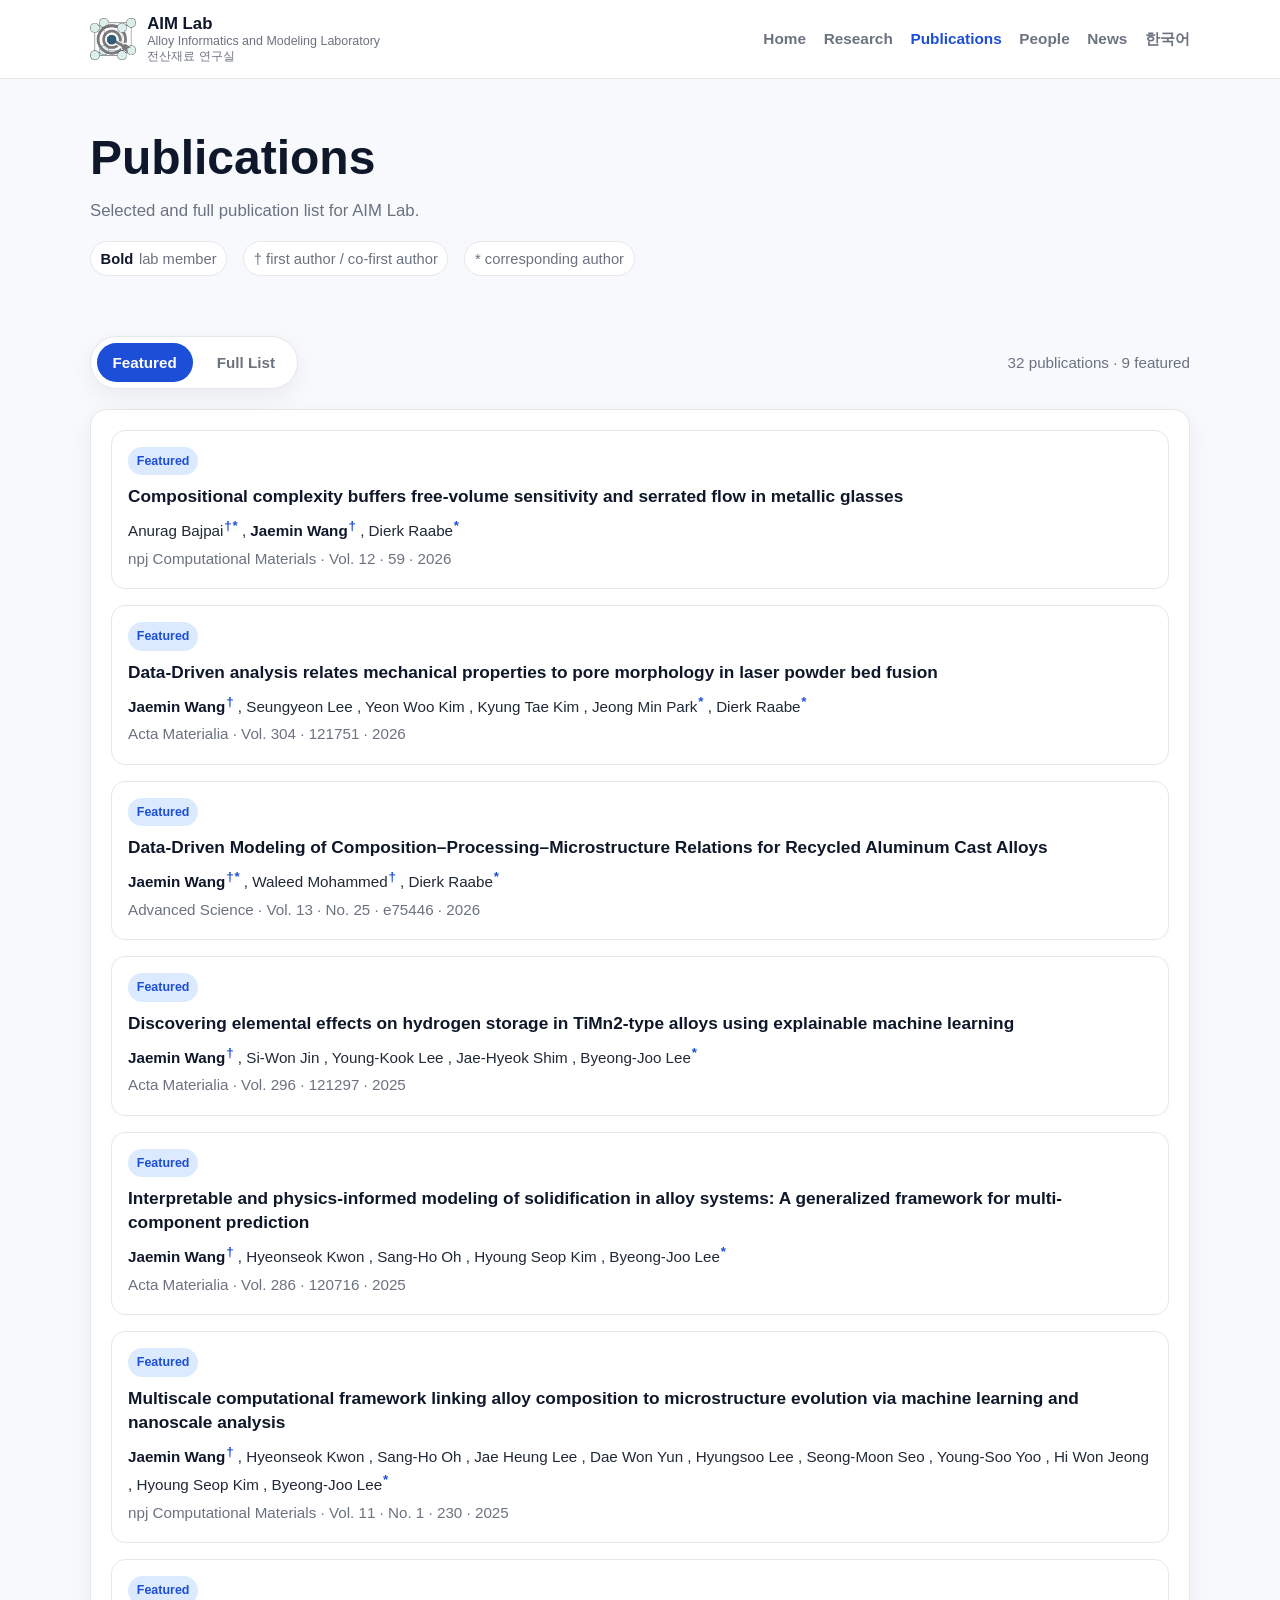
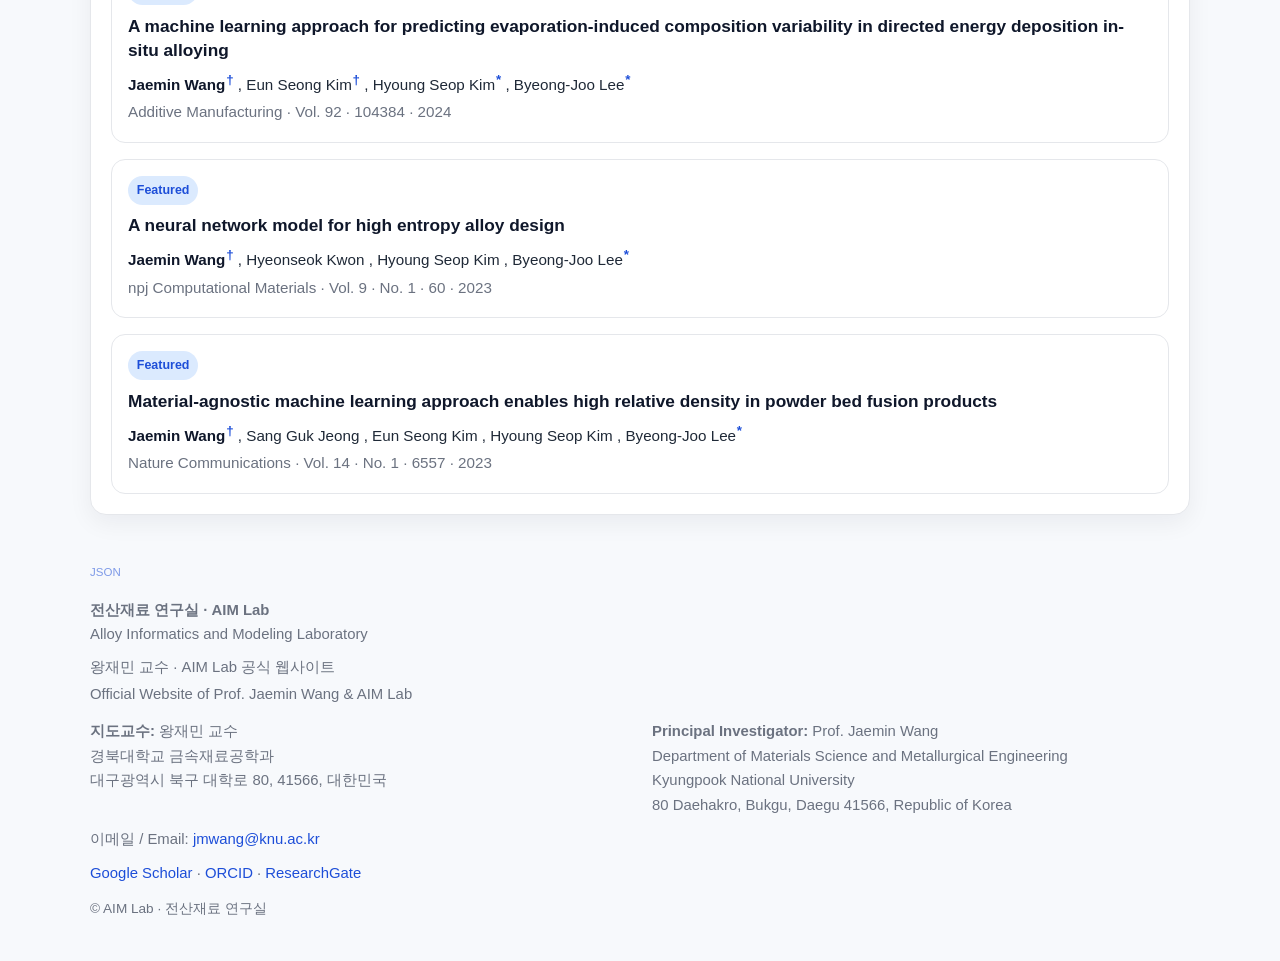
<file: publications.html>
<!DOCTYPE html>
<html lang="en">
<head>
  <meta charset="UTF-8" />
  <meta name="viewport" content="width=device-width, initial-scale=1.0" />
  <title>Publications | Prof. Jaemin Wang &amp; AIM Lab</title>
  <meta name="description" content="Featured papers and the complete research publication list on the official website of Prof. Jaemin Wang and AIM Lab, Kyungpook National University." />
  <link
    rel="alternate"
    type="application/json"
    title="AIM Lab publications data"
    href="data/publications.json"
  />
  <meta property="og:title" content="Publications | Prof. Jaemin Wang &amp; AIM Lab" />
  <meta property="og:description" content="Featured papers and the complete research publication list on the official website of Prof. Jaemin Wang and AIM Lab, Kyungpook National University." />
  <meta property="og:site_name" content="Prof. Jaemin Wang &amp; AIM Lab" />
  <meta property="og:type" content="website" />
  <meta property="og:url" content="https://aimlab.knu.ac.kr/publications.html" />
  <meta property="og:locale" content="en_US" />
  <meta property="og:locale:alternate" content="ko_KR" />
  <meta property="og:image" content="https://aimlab.knu.ac.kr/lab%20logo.png" />
  <meta property="og:image:alt" content="AIM Lab / 전산재료 연구실" />
  <meta name="twitter:card" content="summary" />
  <meta name="twitter:title" content="Publications | Prof. Jaemin Wang &amp; AIM Lab" />
  <meta name="twitter:description" content="Featured papers and the complete research publication list on the official website of Prof. Jaemin Wang and AIM Lab, Kyungpook National University." />
  <meta name="twitter:image" content="https://aimlab.knu.ac.kr/lab%20logo.png" />
  <meta name="twitter:image:alt" content="AIM Lab / 전산재료 연구실" />
  <link rel="canonical" href="https://aimlab.knu.ac.kr/publications.html">
  <link rel="alternate" hreflang="en" href="https://aimlab.knu.ac.kr/publications.html">
  <link rel="alternate" hreflang="ko" href="https://aimlab.knu.ac.kr/ko/publications.html">
  <link rel="alternate" hreflang="x-default" href="https://aimlab.knu.ac.kr/publications.html">
  <style>
    :root {
      --bg: #f7f9fc;
      --surface: #ffffff;
      --text: #1f2937;
      --muted: #6b7280;
      --line: #e5e7eb;
      --primary: #1d4ed8;
      --primary-soft: #dbeafe;
      --accent: #0f172a;
      --shadow: 0 8px 24px rgba(15, 23, 42, 0.06);
      --radius: 16px;
      --max-width: 1100px;
    }

    * {
      box-sizing: border-box;
    }

    html {
      scroll-behavior: smooth;
    }

    .lab-name {
      font-weight: 800;
      font-size: 1.05rem;
      color: var(--accent);
    }

    .lab-full {
      font-size: 0.78rem;
      color: var(--muted);
    }

    .lab-kr {
      font-size: 0.75rem;
      color: var(--muted);
    }

    body {
      margin: 0;
      font-family: Arial, Helvetica, sans-serif;
      background: var(--bg);
      color: var(--text);
      line-height: 1.65;
    }

    a {
      color: inherit;
      text-decoration: none;
    }

    .container {
      width: min(var(--max-width), calc(100% - 2rem));
      margin: 0 auto;
    }

    .site-header {
      background: var(--surface);
      border-bottom: 1px solid var(--line);
      position: sticky;
      top: 0;
      z-index: 100;
    }

    .site-header-inner {
      width: min(var(--max-width), calc(100% - 2rem));
      margin: 0 auto;
      min-height: 78px;
      display: flex;
      align-items: center;
      justify-content: space-between;
      gap: 1.5rem;
    }

    .logo-wrap {
      min-width: 0;
    }

    .logo-link {
      display: flex;
      align-items: center;
      gap: 0.7rem;
      text-decoration: none;
    }

    .logo-wrap img {
      height: 46px;
      width: auto;
      object-fit: contain;
      display: block;
    }

    .logo-text {
      display: flex;
      flex-direction: column;
      line-height: 1.2;
    }

    .logo-img-wrap {
        position: relative;
        height: 46px;
        width: 46px;
        flex-shrink: 0;
    }

    .logo-img-wrap img {
        width: 100%;
        height: 100%;
        object-fit: contain;
        display: block;
    }

    .logo-placeholder {
        position: absolute;
        inset: 0;
        display: none;
        align-items: center;
        justify-content: center;
        font-weight: 800;
        font-size: 0.9rem;
        color: white;
        background: linear-gradient(135deg, #1d4ed8, #2563eb);
        border-radius: 8px;
    }

    .site-title {
      font-size: 1rem;
      font-weight: 700;
      color: var(--accent);
      white-space: nowrap;
    }

    .nav {
      display: flex;
      align-items: center;
      justify-content: flex-end;
      gap: 1.1rem;
      flex-wrap: wrap;
    }

    .nav a {
      font-size: 0.96rem;
      font-weight: 600;
      color: var(--muted);
      transition: color 0.15s ease;
    }

    .nav a:hover,
    .nav a.active {
      color: var(--primary);
    }

    .page-header {
      padding: 3.2rem 0 2rem;
    }

    .page-header h1 {
      margin: 0 0 0.75rem;
      font-size: clamp(2rem, 4vw, 3rem);
      line-height: 1.15;
      color: var(--accent);
    }

    .page-header p {
      margin: 0;
      max-width: 850px;
      color: var(--muted);
      font-size: 1.05rem;
    }

    .author-legend {
      margin-top: 1rem;
      display: flex;
      flex-wrap: wrap;
      gap: 0.6rem 1rem;
      color: var(--muted);
      font-size: 0.92rem;
    }

    .legend-chip {
      display: inline-flex;
      align-items: center;
      gap: 0.35rem;
      padding: 0.28rem 0.6rem;
      border: 1px solid var(--line);
      border-radius: 999px;
      background: var(--surface);
    }

    .legend-name {
      font-weight: 700;
      color: var(--accent);
    }

    .toolbar {
      display: flex;
      flex-wrap: wrap;
      gap: 0.75rem;
      align-items: center;
      justify-content: space-between;
      margin: 1.75rem 0 1.25rem;
    }

    .tabs {
      display: inline-flex;
      gap: 0.5rem;
      background: var(--surface);
      border: 1px solid var(--line);
      border-radius: 999px;
      padding: 0.35rem;
      box-shadow: var(--shadow);
    }

    .tab-btn {
      border: 0;
      background: transparent;
      color: var(--muted);
      padding: 0.7rem 1rem;
      border-radius: 999px;
      cursor: pointer;
      font-size: 0.95rem;
      font-weight: 600;
    }

    .tab-btn.active {
      background: var(--primary);
      color: white;
    }

    .summary {
      color: var(--muted);
      font-size: 0.95rem;
    }

    .panel {
      display: none;
      margin-bottom: 3rem;
    }

    .panel.active {
      display: block;
    }

    .section-card {
      background: var(--surface);
      border: 1px solid var(--line);
      border-radius: var(--radius);
      padding: 1.25rem;
      box-shadow: var(--shadow);
    }

    .year-group + .year-group {
      margin-top: 1.5rem;
    }

    .year-heading {
      margin: 0 0 1rem;
      font-size: 1.2rem;
      color: var(--accent);
      border-bottom: 1px solid var(--line);
      padding-bottom: 0.5rem;
    }

    .pub-list {
      display: grid;
      gap: 1rem;
    }

    .pub-card-link {
      display: block;
      color: inherit;
    }

    .pub-item {
      background: #fff;
      border: 1px solid var(--line);
      border-radius: 14px;
      padding: 1rem 1rem 0.95rem;
      transition: transform 0.15s ease, box-shadow 0.15s ease, border-color 0.15s ease;
    }

    .pub-card-link .pub-item {
      cursor: pointer;
    }

    .pub-card-link:hover .pub-item {
      transform: translateY(-2px);
      box-shadow: 0 8px 24px rgba(15, 23, 42, 0.08);
      border-color: #c7d2fe;
    }

    .pub-item.static:hover {
      box-shadow: 0 8px 24px rgba(15, 23, 42, 0.08);
    }

    .pub-top-row {
      display: flex;
      align-items: center;
      justify-content: space-between;
      gap: 1rem;
      margin-bottom: 0.55rem;
    }

    .featured-badge {
      display: inline-block;
      padding: 0.25rem 0.55rem;
      border-radius: 999px;
      background: var(--primary-soft);
      color: var(--primary);
      font-size: 0.78rem;
      font-weight: 700;
    }

    .doi-note {
      color: var(--muted);
      font-size: 0.82rem;
      font-weight: 600;
    }

    .pub-title {
      margin: 0 0 0.42rem;
      font-size: 1.08rem;
      line-height: 1.4;
      color: var(--accent);
    }

    .pub-authors,
    .pub-meta {
      margin: 0.15rem 0;
      font-size: 0.95rem;
    }

    .pub-authors {
      color: var(--text);
    }

    .pub-meta {
      color: var(--muted);
    }

    .author-name {
      color: inherit;
    }

    .author-name.lab-member {
      font-weight: 700;
      color: var(--accent);
    }

    .author-mark {
      font-size: 0.88em;
      vertical-align: super;
      margin-left: 0.05rem;
      font-weight: 700;
      color: var(--primary);
    }

    .loading-state,
    .empty-state,
    .error-state {
      padding: 1rem 0.25rem;
      color: var(--muted);
    }

    .error-state {
      color: #b91c1c;
    }

    @media (max-width: 860px) {
      .site-header-inner {
        align-items: flex-start;
        padding: 0.9rem 0;
        flex-direction: column;
      }

      .nav {
        width: 100%;
        justify-content: flex-start;
      }
    }

    @media (max-width: 700px) {
      .toolbar {
        align-items: flex-start;
      }

      .tabs {
        width: 100%;
        justify-content: space-between;
      }

      .tab-btn {
        flex: 1;
        text-align: center;
      }

      .pub-top-row {
        align-items: flex-start;
        flex-direction: column;
      }
    }
  </style>
  <noscript><style>.panel { display: block; } .tabs { display: none; }</style></noscript>
  <link rel="stylesheet" href="styles/footer.css">
</head>
<body>
  <header class="site-header">
    <div class="site-header-inner">
      <div class="logo-wrap">
        <a href="./" class="logo-link" aria-label="Go to home">

          <div class="logo-img-wrap">
            <img src="lab logo_web.png" alt="AIM Lab logo" onerror="handleLogoError(this)" />
            <div class="logo-placeholder">AIM</div>
          </div>

          <div class="logo-text">
            <span class="lab-name">AIM Lab</span>
            <span class="lab-full">Alloy Informatics and Modeling Laboratory</span>
            <span class="lab-kr">전산재료 연구실</span>
          </div>
        </a>
      </div>

      <nav class="nav" aria-label="Main navigation">
        <a href="./">Home</a>
        <a href="research.html">Research</a>
        <a href="publications.html" class="active">Publications</a>
        <a href="people.html">People</a>
        <a href="news.html">News</a>
        <a href="ko/publications.html">한국어</a>
      </nav>
    </div>
  </header>

  <main class="container">
    <header class="page-header">
      <h1>Publications</h1>
      <p>
        Selected and full publication list for AIM Lab.
      </p>

      <div class="author-legend" aria-label="Author notation legend">
        <span class="legend-chip"><span class="legend-name">Bold</span> lab member</span>
        <span class="legend-chip">† first author / co-first author</span>
        <span class="legend-chip">* corresponding author</span>
      </div>
    </header>

    <div class="toolbar">
      <div class="tabs" role="tablist" aria-label="Publication sections">
        <button class="tab-btn active" data-tab="featured" role="tab" aria-selected="true">
          Featured
        </button>
        <button class="tab-btn" data-tab="full" role="tab" aria-selected="false">
          Full List
        </button>
      </div>
      <div class="summary" id="pub-summary" data-prerendered="true">32 publications · 9 featured</div>
    </div>

    <section id="featured-panel" class="panel active">
      <div class="section-card">
        <div id="featured-list" class="pub-list" data-prerendered="true">
          <a class="pub-card-link" href="https://doi.org/10.1038/s41524-025-01933-7" target="_blank" rel="noopener noreferrer" aria-label="Compositional complexity buffers free-volume sensitivity and serrated flow in metallic glasses DOI link">

        <article class="pub-item ">
          <div class="pub-top-row">
            <span class="featured-badge">Featured</span>
          </div>
          <h3 class="pub-title">Compositional complexity buffers free-volume sensitivity and serrated flow in metallic glasses</h3>
          <p class="pub-authors">
          <span class="author-name ">
            Anurag Bajpai<span class="author-mark">†</span><span class="author-mark">*</span>
          </span>
        ,
          <span class="author-name lab-member">
            Jaemin Wang<span class="author-mark">†</span>
          </span>
        ,
          <span class="author-name ">
            Dierk Raabe<span class="author-mark">*</span>
          </span>
        </p>
          <p class="pub-meta">npj Computational Materials · Vol. 12 · 59 · 2026</p>
        </article>

          </a>

          <a class="pub-card-link" href="https://doi.org/10.1016/j.actamat.2025.121751" target="_blank" rel="noopener noreferrer" aria-label="Data-Driven analysis relates mechanical properties to pore morphology in laser powder bed fusion DOI link">

        <article class="pub-item ">
          <div class="pub-top-row">
            <span class="featured-badge">Featured</span>
          </div>
          <h3 class="pub-title">Data-Driven analysis relates mechanical properties to pore morphology in laser powder bed fusion</h3>
          <p class="pub-authors">
          <span class="author-name lab-member">
            Jaemin Wang<span class="author-mark">†</span>
          </span>
        ,
          <span class="author-name ">
            Seungyeon Lee
          </span>
        ,
          <span class="author-name ">
            Yeon Woo Kim
          </span>
        ,
          <span class="author-name ">
            Kyung Tae Kim
          </span>
        ,
          <span class="author-name ">
            Jeong Min Park<span class="author-mark">*</span>
          </span>
        ,
          <span class="author-name ">
            Dierk Raabe<span class="author-mark">*</span>
          </span>
        </p>
          <p class="pub-meta">Acta Materialia · Vol. 304 · 121751 · 2026</p>
        </article>

          </a>

          <a class="pub-card-link" href="https://doi.org/10.1002/advs.75446" target="_blank" rel="noopener noreferrer" aria-label="Data-Driven Modeling of Composition–Processing–Microstructure Relations for Recycled Aluminum Cast Alloys DOI link">

        <article class="pub-item ">
          <div class="pub-top-row">
            <span class="featured-badge">Featured</span>
          </div>
          <h3 class="pub-title">Data-Driven Modeling of Composition–Processing–Microstructure Relations for Recycled Aluminum Cast Alloys</h3>
          <p class="pub-authors">
          <span class="author-name lab-member">
            Jaemin Wang<span class="author-mark">†</span><span class="author-mark">*</span>
          </span>
        ,
          <span class="author-name ">
            Waleed Mohammed<span class="author-mark">†</span>
          </span>
        ,
          <span class="author-name ">
            Dierk Raabe<span class="author-mark">*</span>
          </span>
        </p>
          <p class="pub-meta">Advanced Science · Vol. 13 · No. 25 · e75446 · 2026</p>
        </article>

          </a>

          <a class="pub-card-link" href="https://doi.org/10.1016/j.actamat.2025.121297" target="_blank" rel="noopener noreferrer" aria-label="Discovering elemental effects on hydrogen storage in TiMn2-type alloys using explainable machine learning DOI link">

        <article class="pub-item ">
          <div class="pub-top-row">
            <span class="featured-badge">Featured</span>
          </div>
          <h3 class="pub-title">Discovering elemental effects on hydrogen storage in TiMn2-type alloys using explainable machine learning</h3>
          <p class="pub-authors">
          <span class="author-name lab-member">
            Jaemin Wang<span class="author-mark">†</span>
          </span>
        ,
          <span class="author-name ">
            Si-Won Jin
          </span>
        ,
          <span class="author-name ">
            Young-Kook Lee
          </span>
        ,
          <span class="author-name ">
            Jae-Hyeok Shim
          </span>
        ,
          <span class="author-name ">
            Byeong-Joo Lee<span class="author-mark">*</span>
          </span>
        </p>
          <p class="pub-meta">Acta Materialia · Vol. 296 · 121297 · 2025</p>
        </article>

          </a>

          <a class="pub-card-link" href="https://doi.org/10.1016/j.actamat.2025.120716" target="_blank" rel="noopener noreferrer" aria-label="Interpretable and physics-informed modeling of solidification in alloy systems: A generalized framework for multi-component prediction DOI link">

        <article class="pub-item ">
          <div class="pub-top-row">
            <span class="featured-badge">Featured</span>
          </div>
          <h3 class="pub-title">Interpretable and physics-informed modeling of solidification in alloy systems: A generalized framework for multi-component prediction</h3>
          <p class="pub-authors">
          <span class="author-name lab-member">
            Jaemin Wang<span class="author-mark">†</span>
          </span>
        ,
          <span class="author-name ">
            Hyeonseok Kwon
          </span>
        ,
          <span class="author-name ">
            Sang-Ho Oh
          </span>
        ,
          <span class="author-name ">
            Hyoung Seop Kim
          </span>
        ,
          <span class="author-name ">
            Byeong-Joo Lee<span class="author-mark">*</span>
          </span>
        </p>
          <p class="pub-meta">Acta Materialia · Vol. 286 · 120716 · 2025</p>
        </article>

          </a>

          <a class="pub-card-link" href="https://doi.org/10.1038/s41524-025-01730-2" target="_blank" rel="noopener noreferrer" aria-label="Multiscale computational framework linking alloy composition to microstructure evolution via machine learning and nanoscale analysis DOI link">

        <article class="pub-item ">
          <div class="pub-top-row">
            <span class="featured-badge">Featured</span>
          </div>
          <h3 class="pub-title">Multiscale computational framework linking alloy composition to microstructure evolution via machine learning and nanoscale analysis</h3>
          <p class="pub-authors">
          <span class="author-name lab-member">
            Jaemin Wang<span class="author-mark">†</span>
          </span>
        ,
          <span class="author-name ">
            Hyeonseok Kwon
          </span>
        ,
          <span class="author-name ">
            Sang-Ho Oh
          </span>
        ,
          <span class="author-name ">
            Jae Heung Lee
          </span>
        ,
          <span class="author-name ">
            Dae Won Yun
          </span>
        ,
          <span class="author-name ">
            Hyungsoo Lee
          </span>
        ,
          <span class="author-name ">
            Seong-Moon Seo
          </span>
        ,
          <span class="author-name ">
            Young-Soo Yoo
          </span>
        ,
          <span class="author-name ">
            Hi Won Jeong
          </span>
        ,
          <span class="author-name ">
            Hyoung Seop Kim
          </span>
        ,
          <span class="author-name ">
            Byeong-Joo Lee<span class="author-mark">*</span>
          </span>
        </p>
          <p class="pub-meta">npj Computational Materials · Vol. 11 · No. 1 · 230 · 2025</p>
        </article>

          </a>

          <a class="pub-card-link" href="https://doi.org/10.1016/j.addma.2024.104384" target="_blank" rel="noopener noreferrer" aria-label="A machine learning approach for predicting evaporation-induced composition variability in directed energy deposition in-situ alloying DOI link">

        <article class="pub-item ">
          <div class="pub-top-row">
            <span class="featured-badge">Featured</span>
          </div>
          <h3 class="pub-title">A machine learning approach for predicting evaporation-induced composition variability in directed energy deposition in-situ alloying</h3>
          <p class="pub-authors">
          <span class="author-name lab-member">
            Jaemin Wang<span class="author-mark">†</span>
          </span>
        ,
          <span class="author-name ">
            Eun Seong Kim<span class="author-mark">†</span>
          </span>
        ,
          <span class="author-name ">
            Hyoung Seop Kim<span class="author-mark">*</span>
          </span>
        ,
          <span class="author-name ">
            Byeong-Joo Lee<span class="author-mark">*</span>
          </span>
        </p>
          <p class="pub-meta">Additive Manufacturing · Vol. 92 · 104384 · 2024</p>
        </article>

          </a>

          <a class="pub-card-link" href="https://doi.org/10.1038/s41524-023-01010-x" target="_blank" rel="noopener noreferrer" aria-label="A neural network model for high entropy alloy design DOI link">

        <article class="pub-item ">
          <div class="pub-top-row">
            <span class="featured-badge">Featured</span>
          </div>
          <h3 class="pub-title">A neural network model for high entropy alloy design</h3>
          <p class="pub-authors">
          <span class="author-name lab-member">
            Jaemin Wang<span class="author-mark">†</span>
          </span>
        ,
          <span class="author-name ">
            Hyeonseok Kwon
          </span>
        ,
          <span class="author-name ">
            Hyoung Seop Kim
          </span>
        ,
          <span class="author-name ">
            Byeong-Joo Lee<span class="author-mark">*</span>
          </span>
        </p>
          <p class="pub-meta">npj Computational Materials · Vol. 9 · No. 1 · 60 · 2023</p>
        </article>

          </a>

          <a class="pub-card-link" href="https://doi.org/10.1038/s41467-023-42319-x" target="_blank" rel="noopener noreferrer" aria-label="Material-agnostic machine learning approach enables high relative density in powder bed fusion products DOI link">

        <article class="pub-item ">
          <div class="pub-top-row">
            <span class="featured-badge">Featured</span>
          </div>
          <h3 class="pub-title">Material-agnostic machine learning approach enables high relative density in powder bed fusion products</h3>
          <p class="pub-authors">
          <span class="author-name lab-member">
            Jaemin Wang<span class="author-mark">†</span>
          </span>
        ,
          <span class="author-name ">
            Sang Guk Jeong
          </span>
        ,
          <span class="author-name ">
            Eun Seong Kim
          </span>
        ,
          <span class="author-name ">
            Hyoung Seop Kim
          </span>
        ,
          <span class="author-name ">
            Byeong-Joo Lee<span class="author-mark">*</span>
          </span>
        </p>
          <p class="pub-meta">Nature Communications · Vol. 14 · No. 1 · 6557 · 2023</p>
        </article>

          </a>
        </div>
      </div>
    </section>

    <section id="full-panel" class="panel">
      <div class="section-card">
        <div id="full-list" data-prerendered="true">
        <section class="year-group">
          <h2 class="year-heading">2026</h2>
          <div class="pub-list">

          <a class="pub-card-link" href="https://doi.org/10.1038/s41467-026-73008-0" target="_blank" rel="noopener noreferrer" aria-label="Attention-enhanced variational learning for physically informed discovery of exceptionally hard multicomponent bulk metallic glasses DOI link">

        <article class="pub-item ">
          <div class="pub-top-row">
            <span></span>
          </div>
          <h3 class="pub-title">Attention-enhanced variational learning for physically informed discovery of exceptionally hard multicomponent bulk metallic glasses</h3>
          <p class="pub-authors">
          <span class="author-name ">
            Anurag Bajpai<span class="author-mark">†</span><span class="author-mark">*</span>
          </span>
        ,
          <span class="author-name lab-member">
            Jaemin Wang
          </span>
        ,
          <span class="author-name ">
            Barak Ratzker
          </span>
        ,
          <span class="author-name ">
            Bilgehan Murat Şeșen
          </span>
        ,
          <span class="author-name ">
            Florian Kark
          </span>
        ,
          <span class="author-name ">
            Dierk Raabe<span class="author-mark">*</span>
          </span>
        </p>
          <p class="pub-meta">Nature Communications · Vol. 17 · No. 1 · 4266 · 2026</p>
        </article>

          </a>

          <a class="pub-card-link" href="https://doi.org/10.1038/s41524-025-01933-7" target="_blank" rel="noopener noreferrer" aria-label="Compositional complexity buffers free-volume sensitivity and serrated flow in metallic glasses DOI link">

        <article class="pub-item ">
          <div class="pub-top-row">
            <span></span>
          </div>
          <h3 class="pub-title">Compositional complexity buffers free-volume sensitivity and serrated flow in metallic glasses</h3>
          <p class="pub-authors">
          <span class="author-name ">
            Anurag Bajpai<span class="author-mark">†</span><span class="author-mark">*</span>
          </span>
        ,
          <span class="author-name lab-member">
            Jaemin Wang<span class="author-mark">†</span>
          </span>
        ,
          <span class="author-name ">
            Dierk Raabe<span class="author-mark">*</span>
          </span>
        </p>
          <p class="pub-meta">npj Computational Materials · Vol. 12 · 59 · 2026</p>
        </article>

          </a>

          <a class="pub-card-link" href="https://doi.org/10.1016/j.actamat.2026.122394" target="_blank" rel="noopener noreferrer" aria-label="Coupled influence of structural relaxation and compositional complexity on deformation behavior and intermittent plasticity in Cu-Zr-based metallic glasses DOI link">

        <article class="pub-item ">
          <div class="pub-top-row">
            <span></span>
          </div>
          <h3 class="pub-title">Coupled influence of structural relaxation and compositional complexity on deformation behavior and intermittent plasticity in Cu-Zr-based metallic glasses</h3>
          <p class="pub-authors">
          <span class="author-name ">
            Anurag Bajpai<span class="author-mark">†</span><span class="author-mark">*</span>
          </span>
        ,
          <span class="author-name lab-member">
            Jaemin Wang
          </span>
        ,
          <span class="author-name ">
            Barak Ratzker
          </span>
        ,
          <span class="author-name ">
            Rebeca Miyar
          </span>
        ,
          <span class="author-name ">
            Hendrik Holz
          </span>
        ,
          <span class="author-name ">
            Nilesh P Gurao
          </span>
        ,
          <span class="author-name ">
            Krishanu Biswas<span class="author-mark">*</span>
          </span>
        ,
          <span class="author-name ">
            Dierk Raabe<span class="author-mark">*</span>
          </span>
        </p>
          <p class="pub-meta">Acta Materialia · Vol. 315 · 122394 · 2026</p>
        </article>

          </a>

          <a class="pub-card-link" href="https://doi.org/10.1016/j.actamat.2025.121751" target="_blank" rel="noopener noreferrer" aria-label="Data-Driven analysis relates mechanical properties to pore morphology in laser powder bed fusion DOI link">

        <article class="pub-item ">
          <div class="pub-top-row">
            <span></span>
          </div>
          <h3 class="pub-title">Data-Driven analysis relates mechanical properties to pore morphology in laser powder bed fusion</h3>
          <p class="pub-authors">
          <span class="author-name lab-member">
            Jaemin Wang<span class="author-mark">†</span>
          </span>
        ,
          <span class="author-name ">
            Seungyeon Lee
          </span>
        ,
          <span class="author-name ">
            Yeon Woo Kim
          </span>
        ,
          <span class="author-name ">
            Kyung Tae Kim
          </span>
        ,
          <span class="author-name ">
            Jeong Min Park<span class="author-mark">*</span>
          </span>
        ,
          <span class="author-name ">
            Dierk Raabe<span class="author-mark">*</span>
          </span>
        </p>
          <p class="pub-meta">Acta Materialia · Vol. 304 · 121751 · 2026</p>
        </article>

          </a>

          <a class="pub-card-link" href="https://doi.org/10.1002/advs.75446" target="_blank" rel="noopener noreferrer" aria-label="Data-Driven Modeling of Composition–Processing–Microstructure Relations for Recycled Aluminum Cast Alloys DOI link">

        <article class="pub-item ">
          <div class="pub-top-row">
            <span></span>
          </div>
          <h3 class="pub-title">Data-Driven Modeling of Composition–Processing–Microstructure Relations for Recycled Aluminum Cast Alloys</h3>
          <p class="pub-authors">
          <span class="author-name lab-member">
            Jaemin Wang<span class="author-mark">†</span><span class="author-mark">*</span>
          </span>
        ,
          <span class="author-name ">
            Waleed Mohammed<span class="author-mark">†</span>
          </span>
        ,
          <span class="author-name ">
            Dierk Raabe<span class="author-mark">*</span>
          </span>
        </p>
          <p class="pub-meta">Advanced Science · Vol. 13 · No. 25 · e75446 · 2026</p>
        </article>

          </a>

          <a class="pub-card-link" href="https://doi.org/10.1016/j.commatsci.2026.114716" target="_blank" rel="noopener noreferrer" aria-label="Deformation zone connectivity governs time-dependent load relaxation in Cu-Zr-based metallic glasses DOI link">

        <article class="pub-item ">
          <div class="pub-top-row">
            <span></span>
          </div>
          <h3 class="pub-title">Deformation zone connectivity governs time-dependent load relaxation in Cu-Zr-based metallic glasses</h3>
          <p class="pub-authors">
          <span class="author-name ">
            Anurag Bajpai<span class="author-mark">†</span><span class="author-mark">*</span>
          </span>
        ,
          <span class="author-name lab-member">
            Jaemin Wang
          </span>
        ,
          <span class="author-name ">
            Dierk Raabe<span class="author-mark">*</span>
          </span>
        </p>
          <p class="pub-meta">Computational Materials Science · Vol. 269 · 114716 · 2026</p>
        </article>

          </a>

          <a class="pub-card-link" href="https://doi.org/10.1016/j.msea.2026.149937" target="_blank" rel="noopener noreferrer" aria-label="Effect of ageing on the microstructure, mechanical properties, and deformation behavior of a recrystallised metastable medium-entropy alloy DOI link">

        <article class="pub-item ">
          <div class="pub-top-row">
            <span></span>
          </div>
          <h3 class="pub-title">Effect of ageing on the microstructure, mechanical properties, and deformation behavior of a recrystallised metastable medium-entropy alloy</h3>
          <p class="pub-authors">
          <span class="author-name ">
            Ibrahim Ondicho<span class="author-mark">†</span><span class="author-mark">*</span>
          </span>
        ,
          <span class="author-name ">
            Majid Laleh
          </span>
        ,
          <span class="author-name ">
            Lachlan Smillie
          </span>
        ,
          <span class="author-name lab-member">
            Jaemin Wang
          </span>
        ,
          <span class="author-name ">
            Jae Heung Lee
          </span>
        ,
          <span class="author-name ">
            Hyeonseok Kwon
          </span>
        ,
          <span class="author-name ">
            Rui Wang
          </span>
        ,
          <span class="author-name ">
            Germanas Peleckis
          </span>
        ,
          <span class="author-name ">
            Hyoung Seop Kim
          </span>
        ,
          <span class="author-name ">
            Azdiar A Gazder
          </span>
        </p>
          <p class="pub-meta">Materials Science and Engineering: A · Vol. 957 · 149937 · 2026</p>
        </article>

          </a>

          <a class="pub-card-link" href="https://doi.org/10.1016/j.mtnano.2026.100906" target="_blank" rel="noopener noreferrer" aria-label="Effect of sigma phase formation on short-and long-range ordering in a metastable medium-entropy alloy DOI link">

        <article class="pub-item ">
          <div class="pub-top-row">
            <span></span>
          </div>
          <h3 class="pub-title">Effect of sigma phase formation on short-and long-range ordering in a metastable medium-entropy alloy</h3>
          <p class="pub-authors">
          <span class="author-name ">
            Ibrahim Ondicho<span class="author-mark">†</span><span class="author-mark">*</span>
          </span>
        ,
          <span class="author-name ">
            Majid Laleh
          </span>
        ,
          <span class="author-name ">
            Lachlan Smillie
          </span>
        ,
          <span class="author-name lab-member">
            Jaemin Wang
          </span>
        ,
          <span class="author-name ">
            Jae Heung Lee
          </span>
        ,
          <span class="author-name ">
            Hyeonseok Kwon
          </span>
        ,
          <span class="author-name ">
            Byeong-Joo Lee
          </span>
        ,
          <span class="author-name ">
            Germanas Peleckis
          </span>
        ,
          <span class="author-name ">
            Hyoung Seop Kim
          </span>
        ,
          <span class="author-name ">
            Azdiar A Gazder
          </span>
        </p>
          <p class="pub-meta">Materials Today Nano · Vol. 35 · 100906 · 2026</p>
        </article>

          </a>

          <a class="pub-card-link" href="https://doi.org/10.1016/j.jmst.2025.10.059" target="_blank" rel="noopener noreferrer" aria-label="Intragranular-heterostructured FeCuNi medium-entropy alloy through immiscibility design approach DOI link">

        <article class="pub-item ">
          <div class="pub-top-row">
            <span></span>
          </div>
          <h3 class="pub-title">Intragranular-heterostructured FeCuNi medium-entropy alloy through immiscibility design approach</h3>
          <p class="pub-authors">
          <span class="author-name ">
            Peyman Asghari-Rad<span class="author-mark">†</span>
          </span>
        ,
          <span class="author-name ">
            Hyeonseok Kwon<span class="author-mark">†</span>
          </span>
        ,
          <span class="author-name ">
            Alireza Zargaran
          </span>
        ,
          <span class="author-name ">
            Jae Bok Seol
          </span>
        ,
          <span class="author-name lab-member">
            Jaemin Wang
          </span>
        ,
          <span class="author-name ">
            Nhung Thi-Cam Nguyen
          </span>
        ,
          <span class="author-name ">
            Praveen Sathiyamoorthi
          </span>
        ,
          <span class="author-name ">
            Young-Kook Lee
          </span>
        ,
          <span class="author-name ">
            Hyoung Seop Kim<span class="author-mark">*</span>
          </span>
        </p>
          <p class="pub-meta">Journal of Materials Science &amp; Technology · Vol. 262 · 270-284 · 2026</p>
        </article>

          </a>

          <a class="pub-card-link" href="https://doi.org/10.1016/j.commatsci.2026.115079" target="_blank" rel="noopener noreferrer" aria-label="Machine learning-accelerated calculation of diffusion coefficients in crystalline structures from molecular dynamics DOI link">

        <article class="pub-item ">
          <div class="pub-top-row">
            <span></span>
          </div>
          <h3 class="pub-title">Machine learning-accelerated calculation of diffusion coefficients in crystalline structures from molecular dynamics</h3>
          <p class="pub-authors">
          <span class="author-name ">
            Sang-Ho Oh<span class="author-mark">†</span>
          </span>
        ,
          <span class="author-name lab-member">
            Jaemin Wang<span class="author-mark">†</span>
          </span>
        ,
          <span class="author-name ">
            Byeong-Joo Lee<span class="author-mark">*</span>
          </span>
        </p>
          <p class="pub-meta">Computational Materials Science · Vol. 275 · 115079 · 2026</p>
        </article>

          </a>

          <a class="pub-card-link" href="https://doi.org/10.1088/2631-7990/ae6f56" target="_blank" rel="noopener noreferrer" aria-label="Ultrastrong and ductile additively manufactured maraging medium-entropy alloy via cell network-assisted control of reversion transformation DOI link">

        <article class="pub-item ">
          <div class="pub-top-row">
            <span></span>
          </div>
          <h3 class="pub-title">Ultrastrong and ductile additively manufactured maraging medium-entropy alloy via cell network-assisted control of reversion transformation</h3>
          <p class="pub-authors">
          <span class="author-name ">
            Jae Heung Lee<span class="author-mark">†</span>
          </span>
        ,
          <span class="author-name ">
            Hyeonseok Kwon<span class="author-mark">*</span>
          </span>
        ,
          <span class="author-name ">
            Bon Woo Koo
          </span>
        ,
          <span class="author-name ">
            Sang Guk Jeong
          </span>
        ,
          <span class="author-name lab-member">
            Jaemin Wang
          </span>
        ,
          <span class="author-name ">
            Soung Yeoul Ahn
          </span>
        ,
          <span class="author-name ">
            Jeong Ah Lee
          </span>
        ,
          <span class="author-name ">
            Sung Jae Jo
          </span>
        ,
          <span class="author-name ">
            Stefanus Harjo
          </span>
        ,
          <span class="author-name ">
            Wu Gong
          </span>
        ,
          <span class="author-name ">
            Sung Bo Lee
          </span>
        ,
          <span class="author-name ">
            Soon-Jik Hong
          </span>
        ,
          <span class="author-name ">
            Sun Ig Hong
          </span>
        ,
          <span class="author-name ">
            Hyoung Seop Kim<span class="author-mark">*</span>
          </span>
        </p>
          <p class="pub-meta">International Journal of Extreme Manufacturing · Vol. 8 · No. 5 · 055508 · 2026</p>
        </article>

          </a>

          </div>
        </section>

        <section class="year-group">
          <h2 class="year-heading">2025</h2>
          <div class="pub-list">

          <a class="pub-card-link" href="https://doi.org/10.1016/j.msea.2025.147797" target="_blank" rel="noopener noreferrer" aria-label="Activating metastability engineering via control of initial microstructure in C-added CoCrFeNiMo medium-entropy alloy: in situ X-ray diffraction study DOI link">

        <article class="pub-item ">
          <div class="pub-top-row">
            <span></span>
          </div>
          <h3 class="pub-title">Activating metastability engineering via control of initial microstructure in C-added CoCrFeNiMo medium-entropy alloy: in situ X-ray diffraction study</h3>
          <p class="pub-authors">
          <span class="author-name ">
            Hyeonseok Kwon<span class="author-mark">†</span>
          </span>
        ,
          <span class="author-name ">
            Jae Heung Lee
          </span>
        ,
          <span class="author-name ">
            Ji Yeong Lee
          </span>
        ,
          <span class="author-name ">
            Gang Hee Gu
          </span>
        ,
          <span class="author-name ">
            Sang Guk Jeong
          </span>
        ,
          <span class="author-name ">
            Changwan Ha
          </span>
        ,
          <span class="author-name lab-member">
            Jaemin Wang
          </span>
        ,
          <span class="author-name ">
            Byeong-Joo Lee
          </span>
        ,
          <span class="author-name ">
            Emad Mawaad
          </span>
        ,
          <span class="author-name ">
            Sangbong Yi<span class="author-mark">*</span>
          </span>
        ,
          <span class="author-name ">
            Hyoung Seop Kim<span class="author-mark">*</span>
          </span>
        </p>
          <p class="pub-meta">Materials Science and Engineering: A · Vol. 924 · 147797 · 2025</p>
        </article>

          </a>

          <a class="pub-card-link" href="https://doi.org/10.1016/j.msea.2025.148693" target="_blank" rel="noopener noreferrer" aria-label="Activating TRIP via precipitation-induced matrix modification in Fe-based medium-entropy alloys DOI link">

        <article class="pub-item ">
          <div class="pub-top-row">
            <span></span>
          </div>
          <h3 class="pub-title">Activating TRIP via precipitation-induced matrix modification in Fe-based medium-entropy alloys</h3>
          <p class="pub-authors">
          <span class="author-name ">
            Bon Woo Koo<span class="author-mark">†</span>
          </span>
        ,
          <span class="author-name ">
            Sujung Son<span class="author-mark">*</span>
          </span>
        ,
          <span class="author-name ">
            Jae Heung Lee
          </span>
        ,
          <span class="author-name lab-member">
            Jaemin Wang
          </span>
        ,
          <span class="author-name ">
            Hyojin Park
          </span>
        ,
          <span class="author-name ">
            Young-Kook Lee
          </span>
        ,
          <span class="author-name ">
            Byeong-Joo Lee
          </span>
        ,
          <span class="author-name ">
            Hyoung Seop Kim<span class="author-mark">*</span>
          </span>
        </p>
          <p class="pub-meta">Materials Science and Engineering: A · Vol. 942 · 148693 · 2025</p>
        </article>

          </a>

          <a class="pub-card-link" href="https://doi.org/10.1016/j.msea.2024.147631" target="_blank" rel="noopener noreferrer" aria-label="Cellular structure assisted enhanced deformation-induced martensitic transformation in laser-directed energy deposited ferrous medium-entropy alloy DOI link">

        <article class="pub-item ">
          <div class="pub-top-row">
            <span></span>
          </div>
          <h3 class="pub-title">Cellular structure assisted enhanced deformation-induced martensitic transformation in laser-directed energy deposited ferrous medium-entropy alloy</h3>
          <p class="pub-authors">
          <span class="author-name ">
            Eun Seong Kim<span class="author-mark">†</span>
          </span>
        ,
          <span class="author-name ">
            Soung Yeoul Ahn
          </span>
        ,
          <span class="author-name ">
            Sang Guk Jeong
          </span>
        ,
          <span class="author-name ">
            Eun-Ha Go
          </span>
        ,
          <span class="author-name ">
            Jae Wung Bae
          </span>
        ,
          <span class="author-name ">
            Soon-Jik Hong
          </span>
        ,
          <span class="author-name lab-member">
            Jaemin Wang
          </span>
        ,
          <span class="author-name ">
            Byeong-Joo Lee
          </span>
        ,
          <span class="author-name ">
            Gangaraju Manogna Karthik<span class="author-mark">*</span>
          </span>
        ,
          <span class="author-name ">
            Hyoung Seop Kim<span class="author-mark">*</span>
          </span>
        </p>
          <p class="pub-meta">Materials Science and Engineering: A · Vol. 922 · 147631 · 2025</p>
        </article>

          </a>

          <a class="pub-card-link" href="https://doi.org/10.1016/j.actamat.2025.121297" target="_blank" rel="noopener noreferrer" aria-label="Discovering elemental effects on hydrogen storage in TiMn2-type alloys using explainable machine learning DOI link">

        <article class="pub-item ">
          <div class="pub-top-row">
            <span></span>
          </div>
          <h3 class="pub-title">Discovering elemental effects on hydrogen storage in TiMn2-type alloys using explainable machine learning</h3>
          <p class="pub-authors">
          <span class="author-name lab-member">
            Jaemin Wang<span class="author-mark">†</span>
          </span>
        ,
          <span class="author-name ">
            Si-Won Jin
          </span>
        ,
          <span class="author-name ">
            Young-Kook Lee
          </span>
        ,
          <span class="author-name ">
            Jae-Hyeok Shim
          </span>
        ,
          <span class="author-name ">
            Byeong-Joo Lee<span class="author-mark">*</span>
          </span>
        </p>
          <p class="pub-meta">Acta Materialia · Vol. 296 · 121297 · 2025</p>
        </article>

          </a>

          <a class="pub-card-link" href="https://doi.org/10.1016/j.matchar.2025.115597" target="_blank" rel="noopener noreferrer" aria-label="Exploring nanomechanical characteristics of (CoCrFeMnNi) 100-xNx high-entropy nitride ceramics: An integrated experimental and computational approach DOI link">

        <article class="pub-item ">
          <div class="pub-top-row">
            <span></span>
          </div>
          <h3 class="pub-title">Exploring nanomechanical characteristics of (CoCrFeMnNi) 100-xNx high-entropy nitride ceramics: An integrated experimental and computational approach</h3>
          <p class="pub-authors">
          <span class="author-name ">
            Gang Hee Gu<span class="author-mark">†</span>
          </span>
        ,
          <span class="author-name ">
            Sung-Gyu Heo
          </span>
        ,
          <span class="author-name ">
            Shin Hyun Kim
          </span>
        ,
          <span class="author-name lab-member">
            Jaemin Wang
          </span>
        ,
          <span class="author-name ">
            Goo-Hwan Jeong
          </span>
        ,
          <span class="author-name ">
            Donghwa Lee
          </span>
        ,
          <span class="author-name ">
            Byeong-Joo Lee
          </span>
        ,
          <span class="author-name ">
            Wei Wei
          </span>
        ,
          <span class="author-name ">
            Hyoung Seop Kim<span class="author-mark">*</span>
          </span>
        </p>
          <p class="pub-meta">Materials Characterization · Vol. 229 · 115597 · 2025</p>
        </article>

          </a>

          <a class="pub-card-link" href="https://doi.org/10.1016/j.msea.2025.148642" target="_blank" rel="noopener noreferrer" aria-label="Harnessing competitive interplay between precipitation and lattice distortion for strong and ductile medium-entropy alloy DOI link">

        <article class="pub-item ">
          <div class="pub-top-row">
            <span></span>
          </div>
          <h3 class="pub-title">Harnessing competitive interplay between precipitation and lattice distortion for strong and ductile medium-entropy alloy</h3>
          <p class="pub-authors">
          <span class="author-name ">
            Jae Heung Lee<span class="author-mark">†</span>
          </span>
        ,
          <span class="author-name ">
            Hyeonseok Kwon<span class="author-mark">*</span>
          </span>
        ,
          <span class="author-name ">
            Gang Hee Gu
          </span>
        ,
          <span class="author-name ">
            Ji Yeong Lee
          </span>
        ,
          <span class="author-name ">
            Sang Guk Jeong
          </span>
        ,
          <span class="author-name ">
            Emad Maawad
          </span>
        ,
          <span class="author-name ">
            Changwan Ha
          </span>
        ,
          <span class="author-name lab-member">
            Jaemin Wang
          </span>
        ,
          <span class="author-name ">
            Byeong-Joo Lee
          </span>
        ,
          <span class="author-name ">
            Sangbong Yi<span class="author-mark">*</span>
          </span>
        ,
          <span class="author-name ">
            Takayoshi Nakano
          </span>
        ,
          <span class="author-name ">
            Hyoung Seop Kim<span class="author-mark">*</span>
          </span>
        </p>
          <p class="pub-meta">Materials Science and Engineering: A · Vol. 942 · 148642 · 2025</p>
        </article>

          </a>

          <a class="pub-card-link" href="https://doi.org/10.1016/j.actamat.2025.120716" target="_blank" rel="noopener noreferrer" aria-label="Interpretable and physics-informed modeling of solidification in alloy systems: A generalized framework for multi-component prediction DOI link">

        <article class="pub-item ">
          <div class="pub-top-row">
            <span></span>
          </div>
          <h3 class="pub-title">Interpretable and physics-informed modeling of solidification in alloy systems: A generalized framework for multi-component prediction</h3>
          <p class="pub-authors">
          <span class="author-name lab-member">
            Jaemin Wang<span class="author-mark">†</span>
          </span>
        ,
          <span class="author-name ">
            Hyeonseok Kwon
          </span>
        ,
          <span class="author-name ">
            Sang-Ho Oh
          </span>
        ,
          <span class="author-name ">
            Hyoung Seop Kim
          </span>
        ,
          <span class="author-name ">
            Byeong-Joo Lee<span class="author-mark">*</span>
          </span>
        </p>
          <p class="pub-meta">Acta Materialia · Vol. 286 · 120716 · 2025</p>
        </article>

          </a>

          <a class="pub-card-link" href="https://doi.org/10.1016/j.ijplas.2025.104378" target="_blank" rel="noopener noreferrer" aria-label="Lüders band-assisted high uniform ductility in ultrastrong ferrous medium-entropy alloy via hierarchical microstructure DOI link">

        <article class="pub-item ">
          <div class="pub-top-row">
            <span></span>
          </div>
          <h3 class="pub-title">Lüders band-assisted high uniform ductility in ultrastrong ferrous medium-entropy alloy via hierarchical microstructure</h3>
          <p class="pub-authors">
          <span class="author-name ">
            Hyeonseok Kwon<span class="author-mark">†</span>
          </span>
        ,
          <span class="author-name ">
            Jae Heung Lee
          </span>
        ,
          <span class="author-name ">
            Alireza Zargaran<span class="author-mark">*</span>
          </span>
        ,
          <span class="author-name ">
            Stefanus Harjo
          </span>
        ,
          <span class="author-name ">
            Wu Gong
          </span>
        ,
          <span class="author-name lab-member">
            Jaemin Wang
          </span>
        ,
          <span class="author-name ">
            Gang Hee Gu
          </span>
        ,
          <span class="author-name ">
            Byeong-Joo Lee
          </span>
        ,
          <span class="author-name ">
            Jae Wung Bae<span class="author-mark">*</span>
          </span>
        ,
          <span class="author-name ">
            Hyoung Seop Kim<span class="author-mark">*</span>
          </span>
        </p>
          <p class="pub-meta">International Journal of Plasticity · Vol. 190 · 104378 · 2025</p>
        </article>

          </a>

          <a class="pub-card-link" href="https://doi.org/10.1038/s41524-025-01730-2" target="_blank" rel="noopener noreferrer" aria-label="Multiscale computational framework linking alloy composition to microstructure evolution via machine learning and nanoscale analysis DOI link">

        <article class="pub-item ">
          <div class="pub-top-row">
            <span></span>
          </div>
          <h3 class="pub-title">Multiscale computational framework linking alloy composition to microstructure evolution via machine learning and nanoscale analysis</h3>
          <p class="pub-authors">
          <span class="author-name lab-member">
            Jaemin Wang<span class="author-mark">†</span>
          </span>
        ,
          <span class="author-name ">
            Hyeonseok Kwon
          </span>
        ,
          <span class="author-name ">
            Sang-Ho Oh
          </span>
        ,
          <span class="author-name ">
            Jae Heung Lee
          </span>
        ,
          <span class="author-name ">
            Dae Won Yun
          </span>
        ,
          <span class="author-name ">
            Hyungsoo Lee
          </span>
        ,
          <span class="author-name ">
            Seong-Moon Seo
          </span>
        ,
          <span class="author-name ">
            Young-Soo Yoo
          </span>
        ,
          <span class="author-name ">
            Hi Won Jeong
          </span>
        ,
          <span class="author-name ">
            Hyoung Seop Kim
          </span>
        ,
          <span class="author-name ">
            Byeong-Joo Lee<span class="author-mark">*</span>
          </span>
        </p>
          <p class="pub-meta">npj Computational Materials · Vol. 11 · No. 1 · 230 · 2025</p>
        </article>

          </a>

          <a class="pub-card-link" href="https://doi.org/10.1016/j.jallcom.2025.179770" target="_blank" rel="noopener noreferrer" aria-label="Multiscale computational model of TWIP and TRIP in medium/high entropy alloys DOI link">

        <article class="pub-item ">
          <div class="pub-top-row">
            <span></span>
          </div>
          <h3 class="pub-title">Multiscale computational model of TWIP and TRIP in medium/high entropy alloys</h3>
          <p class="pub-authors">
          <span class="author-name ">
            Y-Z Liu<span class="author-mark">†</span>
          </span>
        ,
          <span class="author-name lab-member">
            Jaemin Wang<span class="author-mark">†</span>
          </span>
        ,
          <span class="author-name ">
            Sang-Ho Oh
          </span>
        ,
          <span class="author-name ">
            S-P Hu<span class="author-mark">*</span>
          </span>
        ,
          <span class="author-name ">
            W Fu
          </span>
        ,
          <span class="author-name ">
            X-G Song<span class="author-mark">*</span>
          </span>
        ,
          <span class="author-name ">
            Byeong-Joo Lee<span class="author-mark">*</span>
          </span>
        </p>
          <p class="pub-meta">Journal of Alloys and Compounds · Vol. 1022 · 179770 · 2025</p>
        </article>

          </a>

          <a class="pub-card-link" href="https://doi.org/10.1016/j.jmst.2024.05.003" target="_blank" rel="noopener noreferrer" aria-label="Regulation of cryogenic mechanical behaviors of C-added non-equiatomic CoCrFeNiMo ferrous medium-entropy alloy via control of initial microstructure DOI link">

        <article class="pub-item ">
          <div class="pub-top-row">
            <span></span>
          </div>
          <h3 class="pub-title">Regulation of cryogenic mechanical behaviors of C-added non-equiatomic CoCrFeNiMo ferrous medium-entropy alloy via control of initial microstructure</h3>
          <p class="pub-authors">
          <span class="author-name ">
            Ji Yeong Lee<span class="author-mark">†</span><span class="author-mark">*</span>
          </span>
        ,
          <span class="author-name ">
            Hyeonseok Kwon<span class="author-mark">*</span>
          </span>
        ,
          <span class="author-name ">
            Jae Heung Lee
          </span>
        ,
          <span class="author-name ">
            Jihye Kwon
          </span>
        ,
          <span class="author-name lab-member">
            Jaemin Wang
          </span>
        ,
          <span class="author-name ">
            Jae Wung Bae
          </span>
        ,
          <span class="author-name ">
            Jongun Moon
          </span>
        ,
          <span class="author-name ">
            Byeong-Joo Lee
          </span>
        ,
          <span class="author-name ">
            Yoon-Uk Heo
          </span>
        ,
          <span class="author-name ">
            Hyoung Seop Kim<span class="author-mark">*</span>
          </span>
        </p>
          <p class="pub-meta">Journal of Materials Science &amp; Technology · Vol. 208 · 141-151 · 2025</p>
        </article>

          </a>

          <a class="pub-card-link" href="https://doi.org/10.1016/j.jmst.2025.01.055" target="_blank" rel="noopener noreferrer" aria-label="Sigma phase formation and chemical short-range ordering during the isochronal annealing of a metastable medium-entropy alloy DOI link">

        <article class="pub-item ">
          <div class="pub-top-row">
            <span></span>
          </div>
          <h3 class="pub-title">Sigma phase formation and chemical short-range ordering during the isochronal annealing of a metastable medium-entropy alloy</h3>
          <p class="pub-authors">
          <span class="author-name ">
            Ibrahim Ondicho<span class="author-mark">†</span><span class="author-mark">*</span>
          </span>
        ,
          <span class="author-name ">
            Lachlan Smillie
          </span>
        ,
          <span class="author-name ">
            Majid Laleh
          </span>
        ,
          <span class="author-name lab-member">
            Jaemin Wang
          </span>
        ,
          <span class="author-name ">
            Jae Heung Lee
          </span>
        ,
          <span class="author-name ">
            Hyeonseok Kwon
          </span>
        ,
          <span class="author-name ">
            Byeong-Joo Lee
          </span>
        ,
          <span class="author-name ">
            Germanas Peleckis
          </span>
        ,
          <span class="author-name ">
            Hyoung Seop Kim
          </span>
        ,
          <span class="author-name ">
            Azdiar A Gazder
          </span>
        </p>
          <p class="pub-meta">Journal of Materials Science &amp; Technology · Vol. 237 · 97-114 · 2025</p>
        </article>

          </a>

          <a class="pub-card-link" href="https://doi.org/10.1016/j.calphad.2025.102871" target="_blank" rel="noopener noreferrer" aria-label="Thermodynamic modeling of hydrogenation of C14 TiMnx alloys DOI link">

        <article class="pub-item ">
          <div class="pub-top-row">
            <span></span>
          </div>
          <h3 class="pub-title">Thermodynamic modeling of hydrogenation of C14 TiMnx alloys</h3>
          <p class="pub-authors">
          <span class="author-name ">
            Sang-Ho Oh<span class="author-mark">†</span>
          </span>
        ,
          <span class="author-name ">
            MinAh Baek
          </span>
        ,
          <span class="author-name lab-member">
            Jaemin Wang
          </span>
        ,
          <span class="author-name ">
            Seughyo Noh
          </span>
        ,
          <span class="author-name ">
            Minwoo Kang
          </span>
        ,
          <span class="author-name ">
            Jihye Park
          </span>
        ,
          <span class="author-name ">
            Do Sung Lee
          </span>
        ,
          <span class="author-name ">
            Young-Su Lee
          </span>
        ,
          <span class="author-name ">
            Taewook Na
          </span>
        ,
          <span class="author-name ">
            Byeong-Joo Lee<span class="author-mark">*</span>
          </span>
        </p>
          <p class="pub-meta">Calphad · Vol. 91 · 102871 · 2025</p>
        </article>

          </a>

          </div>
        </section>

        <section class="year-group">
          <h2 class="year-heading">2024</h2>
          <div class="pub-list">

          <a class="pub-card-link" href="https://doi.org/10.1016/j.addma.2024.104384" target="_blank" rel="noopener noreferrer" aria-label="A machine learning approach for predicting evaporation-induced composition variability in directed energy deposition in-situ alloying DOI link">

        <article class="pub-item ">
          <div class="pub-top-row">
            <span></span>
          </div>
          <h3 class="pub-title">A machine learning approach for predicting evaporation-induced composition variability in directed energy deposition in-situ alloying</h3>
          <p class="pub-authors">
          <span class="author-name lab-member">
            Jaemin Wang<span class="author-mark">†</span>
          </span>
        ,
          <span class="author-name ">
            Eun Seong Kim<span class="author-mark">†</span>
          </span>
        ,
          <span class="author-name ">
            Hyoung Seop Kim<span class="author-mark">*</span>
          </span>
        ,
          <span class="author-name ">
            Byeong-Joo Lee<span class="author-mark">*</span>
          </span>
        </p>
          <p class="pub-meta">Additive Manufacturing · Vol. 92 · 104384 · 2024</p>
        </article>

          </a>

          <a class="pub-card-link" href="https://doi.org/10.4150/jpm.2024.00059" target="_blank" rel="noopener noreferrer" aria-label="Characterization of the Manufacturing Process and Mechanical Properties of CoCrFeMnNi High-Entropy Alloys via Metal Injection Molding and Hot Isostatic Pressing DOI link">

        <article class="pub-item ">
          <div class="pub-top-row">
            <span></span>
          </div>
          <h3 class="pub-title">Characterization of the Manufacturing Process and Mechanical Properties of CoCrFeMnNi High-Entropy Alloys via Metal Injection Molding and Hot Isostatic Pressing</h3>
          <p class="pub-authors">
          <span class="author-name ">
            Eun Seong Kim<span class="author-mark">†</span>
          </span>
        ,
          <span class="author-name ">
            Jae Man Park
          </span>
        ,
          <span class="author-name ">
            Do Won Lee
          </span>
        ,
          <span class="author-name ">
            Hyojeong Ha
          </span>
        ,
          <span class="author-name ">
            Jungho Choe
          </span>
        ,
          <span class="author-name lab-member">
            Jaemin Wang
          </span>
        ,
          <span class="author-name ">
            Seong Jin Park
          </span>
        ,
          <span class="author-name ">
            Byeong-Joo Lee
          </span>
        ,
          <span class="author-name ">
            Hyoung Seop Kim<span class="author-mark">*</span>
          </span>
        </p>
          <p class="pub-meta">Journal of Korean Powder Metallurgy Institute · Vol. 31 · No. 3 · 243-254 · 2024</p>
        </article>

          </a>

          <a class="pub-card-link" href="https://doi.org/10.1016/j.msea.2023.145870" target="_blank" rel="noopener noreferrer" aria-label="Effect of Mo addition on the microstructure and high-specific tensile strength of Fe–Mn–Al–Ni–C ferrous medium-entropy alloy DOI link">

        <article class="pub-item ">
          <div class="pub-top-row">
            <span></span>
          </div>
          <h3 class="pub-title">Effect of Mo addition on the microstructure and high-specific tensile strength of Fe–Mn–Al–Ni–C ferrous medium-entropy alloy</h3>
          <p class="pub-authors">
          <span class="author-name ">
            Hyeonseok Kwon<span class="author-mark">†</span>
          </span>
        ,
          <span class="author-name ">
            Gang Hee Gu
          </span>
        ,
          <span class="author-name ">
            Eun Seong Kim
          </span>
        ,
          <span class="author-name lab-member">
            Jaemin Wang
          </span>
        ,
          <span class="author-name ">
            Sujung Son
          </span>
        ,
          <span class="author-name ">
            Aeree Kim
          </span>
        ,
          <span class="author-name ">
            Jungwoo Choi
          </span>
        ,
          <span class="author-name ">
            Jin-Hwan Jeong
          </span>
        ,
          <span class="author-name ">
            Sungho Cho
          </span>
        ,
          <span class="author-name ">
            Byeong-Joo Lee
          </span>
        ,
          <span class="author-name ">
            Yoon-Uk Heo
          </span>
        ,
          <span class="author-name ">
            Hyoung Seop Kim<span class="author-mark">*</span>
          </span>
        </p>
          <p class="pub-meta">Materials Science and Engineering: A · Vol. 889 · 145870 · 2024</p>
        </article>

          </a>

          </div>
        </section>

        <section class="year-group">
          <h2 class="year-heading">2023</h2>
          <div class="pub-list">

          <a class="pub-card-link" href="https://doi.org/10.1038/s41524-023-01010-x" target="_blank" rel="noopener noreferrer" aria-label="A neural network model for high entropy alloy design DOI link">

        <article class="pub-item ">
          <div class="pub-top-row">
            <span></span>
          </div>
          <h3 class="pub-title">A neural network model for high entropy alloy design</h3>
          <p class="pub-authors">
          <span class="author-name lab-member">
            Jaemin Wang<span class="author-mark">†</span>
          </span>
        ,
          <span class="author-name ">
            Hyeonseok Kwon
          </span>
        ,
          <span class="author-name ">
            Hyoung Seop Kim
          </span>
        ,
          <span class="author-name ">
            Byeong-Joo Lee<span class="author-mark">*</span>
          </span>
        </p>
          <p class="pub-meta">npj Computational Materials · Vol. 9 · No. 1 · 60 · 2023</p>
        </article>

          </a>

          <a class="pub-card-link" href="https://doi.org/10.1016/j.actamat.2023.118810" target="_blank" rel="noopener noreferrer" aria-label="High-density nanoprecipitates and phase reversion via maraging enable ultrastrong yet strain-hardenable medium-entropy alloy DOI link">

        <article class="pub-item ">
          <div class="pub-top-row">
            <span></span>
          </div>
          <h3 class="pub-title">High-density nanoprecipitates and phase reversion via maraging enable ultrastrong yet strain-hardenable medium-entropy alloy</h3>
          <p class="pub-authors">
          <span class="author-name ">
            Hyeonseok Kwon<span class="author-mark">†</span>
          </span>
        ,
          <span class="author-name ">
            Praveen Sathiyamoorthi<span class="author-mark">†</span><span class="author-mark">*</span>
          </span>
        ,
          <span class="author-name ">
            Manogna Karthik Gangaraju<span class="author-mark">*</span>
          </span>
        ,
          <span class="author-name ">
            Alireza Zargaran
          </span>
        ,
          <span class="author-name lab-member">
            Jaemin Wang
          </span>
        ,
          <span class="author-name ">
            Yoon-Uk Heo
          </span>
        ,
          <span class="author-name ">
            Stefanus Harjo
          </span>
        ,
          <span class="author-name ">
            Wu Gong
          </span>
        ,
          <span class="author-name ">
            Byeong-Joo Lee
          </span>
        ,
          <span class="author-name ">
            Hyoung Seop Kim<span class="author-mark">*</span>
          </span>
        </p>
          <p class="pub-meta">Acta Materialia · Vol. 248 · 118810 · 2023</p>
        </article>

          </a>

          <a class="pub-card-link" href="https://doi.org/10.1038/s41467-023-42319-x" target="_blank" rel="noopener noreferrer" aria-label="Material-agnostic machine learning approach enables high relative density in powder bed fusion products DOI link">

        <article class="pub-item ">
          <div class="pub-top-row">
            <span></span>
          </div>
          <h3 class="pub-title">Material-agnostic machine learning approach enables high relative density in powder bed fusion products</h3>
          <p class="pub-authors">
          <span class="author-name lab-member">
            Jaemin Wang<span class="author-mark">†</span>
          </span>
        ,
          <span class="author-name ">
            Sang Guk Jeong
          </span>
        ,
          <span class="author-name ">
            Eun Seong Kim
          </span>
        ,
          <span class="author-name ">
            Hyoung Seop Kim
          </span>
        ,
          <span class="author-name ">
            Byeong-Joo Lee<span class="author-mark">*</span>
          </span>
        </p>
          <p class="pub-meta">Nature Communications · Vol. 14 · No. 1 · 6557 · 2023</p>
        </article>

          </a>

          </div>
        </section>

        <section class="year-group">
          <h2 class="year-heading">2021</h2>
          <div class="pub-list">

          <a class="pub-card-link" href="https://doi.org/10.1016/j.commatsci.2020.110177" target="_blank" rel="noopener noreferrer" aria-label="Second-nearest-neighbor modified embedded-atom method interatomic potential for V-M (M = Cu, Mo, Ti) binary systems DOI link">

        <article class="pub-item ">
          <div class="pub-top-row">
            <span></span>
          </div>
          <h3 class="pub-title">Second-nearest-neighbor modified embedded-atom method interatomic potential for V-M (M = Cu, Mo, Ti) binary systems</h3>
          <p class="pub-authors">
          <span class="author-name lab-member">
            Jaemin Wang<span class="author-mark">†</span>
          </span>
        ,
          <span class="author-name ">
            Byeong-Joo Lee<span class="author-mark">*</span>
          </span>
        </p>
          <p class="pub-meta">Computational Materials Science · Vol. 188 · 110177 · 2021</p>
        </article>

          </a>

          </div>
        </section>

        <section class="year-group">
          <h2 class="year-heading">2020</h2>
          <div class="pub-list">

          <a class="pub-card-link" href="https://doi.org/10.1016/j.commatsci.2020.109627" target="_blank" rel="noopener noreferrer" aria-label="Second-nearest-neighbor modified embedded-atom method interatomic potential for Cu-M (M = Co, Mo) binary systems DOI link">

        <article class="pub-item ">
          <div class="pub-top-row">
            <span></span>
          </div>
          <h3 class="pub-title">Second-nearest-neighbor modified embedded-atom method interatomic potential for Cu-M (M = Co, Mo) binary systems</h3>
          <p class="pub-authors">
          <span class="author-name lab-member">
            Jaemin Wang<span class="author-mark">†</span>
          </span>
        ,
          <span class="author-name ">
            Sang-Ho Oh
          </span>
        ,
          <span class="author-name ">
            Byeong-Joo Lee<span class="author-mark">*</span>
          </span>
        </p>
          <p class="pub-meta">Computational Materials Science · Vol. 178 · 109627 · 2020</p>
        </article>

          </a>

          </div>
        </section>
      </div>
      </div>
    </section>
  <div style="margin-top: 0.35rem; font-size: 0.72rem; color: var(--primary); opacity: 0.55;">
    <a href="data/publications.json"
      type="application/json"
      title="Machine-readable publication data (including featured articles)">
      JSON
    </a>
  </div>
  </main>

<footer class="container site-footer">
  <div class="footer-heading">
    <strong><span lang="ko">전산재료 연구실</span> · <span lang="en">AIM Lab</span></strong>
    <div lang="en">Alloy Informatics and Modeling Laboratory</div>
    <div class="footer-official">
      <span lang="ko">왕재민 교수 · AIM Lab 공식 웹사이트</span>
      <span lang="en">Official Website of Prof. Jaemin Wang &amp; AIM Lab</span>
    </div>
  </div>

  <div class="footer-details">
    <div lang="ko">
      <strong>지도교수:</strong> 왕재민 교수<br>
      경북대학교 금속재료공학과<br>
      대구광역시 북구 대학로 80, 41566, 대한민국
    </div>
    <div lang="en">
      <strong>Principal Investigator:</strong> Prof. Jaemin Wang<br>
      Department of Materials Science and Metallurgical Engineering<br>
      Kyungpook National University<br>
      80 Daehakro, Bukgu, Daegu 41566, Republic of Korea
    </div>
  </div>

  <div class="footer-email">
    <span lang="ko">이메일</span> / <span lang="en">Email:</span>
    <a href="mailto:jmwang@knu.ac.kr">jmwang@knu.ac.kr</a>
  </div>

  <div class="footer-profiles" lang="en">
    <a href="https://scholar.google.com/citations?user=16pIavIAAAAJ&amp;hl=en" target="_blank" rel="noopener noreferrer">Google Scholar</a> ·
    <a href="https://orcid.org/0000-0002-6845-6907" target="_blank" rel="noopener noreferrer">ORCID</a> ·
    <a href="https://www.researchgate.net/profile/Jaemin-Wang" target="_blank" rel="noopener noreferrer">ResearchGate</a>
  </div>

  <div class="footer-copyright">
    © <span lang="en">AIM Lab</span> · <span lang="ko">전산재료 연구실</span>
  </div>
</footer>

  <script>
    const DATA_URL = "data/publications.json";

    const featuredListEl = document.getElementById("featured-list");
    const fullListEl = document.getElementById("full-list");
    const summaryEl = document.getElementById("pub-summary");
    const tabButtons = document.querySelectorAll(".tab-btn");
    const panels = {
      featured: document.getElementById("featured-panel"),
      full: document.getElementById("full-panel")
    };

    function handleLogoError(img) {
        img.style.display = "none";
        const placeholder = img.parentElement.querySelector(".logo-placeholder");
        if (placeholder) {
            placeholder.style.display = "flex";
        }
    }

    function activateTab(tabName) {
      tabButtons.forEach((btn) => {
        const isActive = btn.dataset.tab === tabName;
        btn.classList.toggle("active", isActive);
        btn.setAttribute("aria-selected", String(isActive));
      });

      Object.entries(panels).forEach(([name, panel]) => {
        panel.classList.toggle("active", name === tabName);
      });
    }

    tabButtons.forEach((btn) => {
      btn.addEventListener("click", () => activateTab(btn.dataset.tab));
    });

    function escapeHtml(str) {
      if (str === null || str === undefined) return "";
      return String(str)
        .replace(/&/g, "&amp;")
        .replace(/</g, "&lt;")
        .replace(/>/g, "&gt;")
        .replace(/"/g, "&quot;")
        .replace(/'/g, "&#039;");
    }

    function normalizeName(name) {
      return String(name || "")
        .toLowerCase()
        .replace(/\s+/g, " ")
        .trim();
    }

    function normalizePublication(pub) {
      return {
        title: pub.title || "",
        authors: Array.isArray(pub.authors) ? pub.authors : [],
        journal: pub.journal || "",
        year: Number(pub.year) || 0,
        volume: pub.volume || "",
        issue: pub.issue || "",
        pages: pub.pages || "",
        featured: Boolean(pub.featured),
        doi: pub.doi || "",
        lab_member: Array.isArray(pub.lab_member) ? pub.lab_member : [],
        first_author: Array.isArray(pub.first_author) ? pub.first_author : [],
        corresponding_author: Array.isArray(pub.corresponding_author) ? pub.corresponding_author : []
      };
    }

    function sortPublications(publications) {
      return [...publications].sort((a, b) => {
        if (b.year !== a.year) return b.year - a.year;
        return a.title.localeCompare(b.title);
      });
    }

    function buildMetaLine(pub) {
      const parts = [];
      if (pub.journal) parts.push(pub.journal);
      if (pub.volume) parts.push(`Vol. ${pub.volume}`);
      if (pub.issue) parts.push(`No. ${pub.issue}`);
      if (pub.pages) parts.push(pub.pages);
      if (pub.year) parts.push(String(pub.year));
      return parts.join(" · ");
    }

    function renderAuthors(pub) {
      const labMembers = new Set(pub.lab_member.map(normalizeName));
      const firstAuthors = new Set(pub.first_author.map(normalizeName));
      const correspondingAuthors = new Set(pub.corresponding_author.map(normalizeName));

      return pub.authors.map((author) => {
        const normalized = normalizeName(author);
        const isLabMember = labMembers.has(normalized);
        const isFirstAuthor = firstAuthors.has(normalized);
        const isCorresponding = correspondingAuthors.has(normalized);

        let marks = "";
        if (isFirstAuthor) marks += '<span class="author-mark">†</span>';
        if (isCorresponding) marks += '<span class="author-mark">*</span>';

        return `
          <span class="author-name ${isLabMember ? "lab-member" : ""}">
            ${escapeHtml(author)}${marks}
          </span>
        `;
      }).join(", ");
    }

    function renderPublicationCard(pub, isFeatured = false) {
      const content = `
        <article class="pub-item ${pub.doi ? "" : "static"}">
          <div class="pub-top-row">
            ${isFeatured ? '<span class="featured-badge">Featured</span>' : '<span></span>'}
          </div>
          <h3 class="pub-title">${escapeHtml(pub.title)}</h3>
          <p class="pub-authors">${renderAuthors(pub)}</p>
          <p class="pub-meta">${escapeHtml(buildMetaLine(pub))}</p>
        </article>
      `;

      if (pub.doi) {
        return `
          <a class="pub-card-link" href="${escapeHtml(pub.doi)}" target="_blank" rel="noopener noreferrer" aria-label="${escapeHtml(pub.title)} DOI link">
            ${content}
          </a>
        `;
      }

      return content;
    }

    function renderFeatured(publications) {
      const featured = publications.filter(pub => pub.featured);
      if (!featured.length) {
        featuredListEl.innerHTML = `<div class="empty-state">No featured publications available.</div>`;
        return;
      }
      featuredListEl.innerHTML = featured.map(pub => renderPublicationCard(pub, true)).join("");
    }

    function renderFullList(publications) {
      if (!publications.length) {
        fullListEl.innerHTML = `<div class="empty-state">No publications available.</div>`;
        return;
      }

      const grouped = publications.reduce((acc, pub) => {
        const year = pub.year || "Other";
        if (!acc[year]) acc[year] = [];
        acc[year].push(pub);
        return acc;
      }, {});

      const years = Object.keys(grouped).sort((a, b) => Number(b) - Number(a));

      fullListEl.innerHTML = years.map((year) => `
        <section class="year-group">
          <h2 class="year-heading">${escapeHtml(year)}</h2>
          <div class="pub-list">
            ${grouped[year].map(pub => renderPublicationCard(pub)).join("")}
          </div>
        </section>
      `).join("");
    }

    async function loadPublications() {
      try {
        const response = await fetch(DATA_URL);
        if (!response.ok) {
          throw new Error(`Failed to fetch publication data: ${response.status}`);
        }

        const rawData = await response.json();
        const publications = sortPublications(rawData.map(normalizePublication));

        renderFeatured(publications);
        renderFullList(publications);

        const featuredCount = publications.filter(pub => pub.featured).length;
        summaryEl.textContent = `${publications.length} publications · ${featuredCount} featured`;
      } catch (error) {
        console.error(error);
        // Keep the pre-rendered content available if the live data request fails.
        if (featuredListEl.dataset.prerendered === "true") { return; }
        const message = `
          <div class="error-state">
            Failed to load publications. Make sure <code>data/publications.json</code> exists
            and that you are opening this site through a local server.
          </div>
        `;
        featuredListEl.innerHTML = message;
        fullListEl.innerHTML = message;
        summaryEl.textContent = "Failed to load publications";
      }
    }

    loadPublications();
  </script>
</body>
</html>
</file>
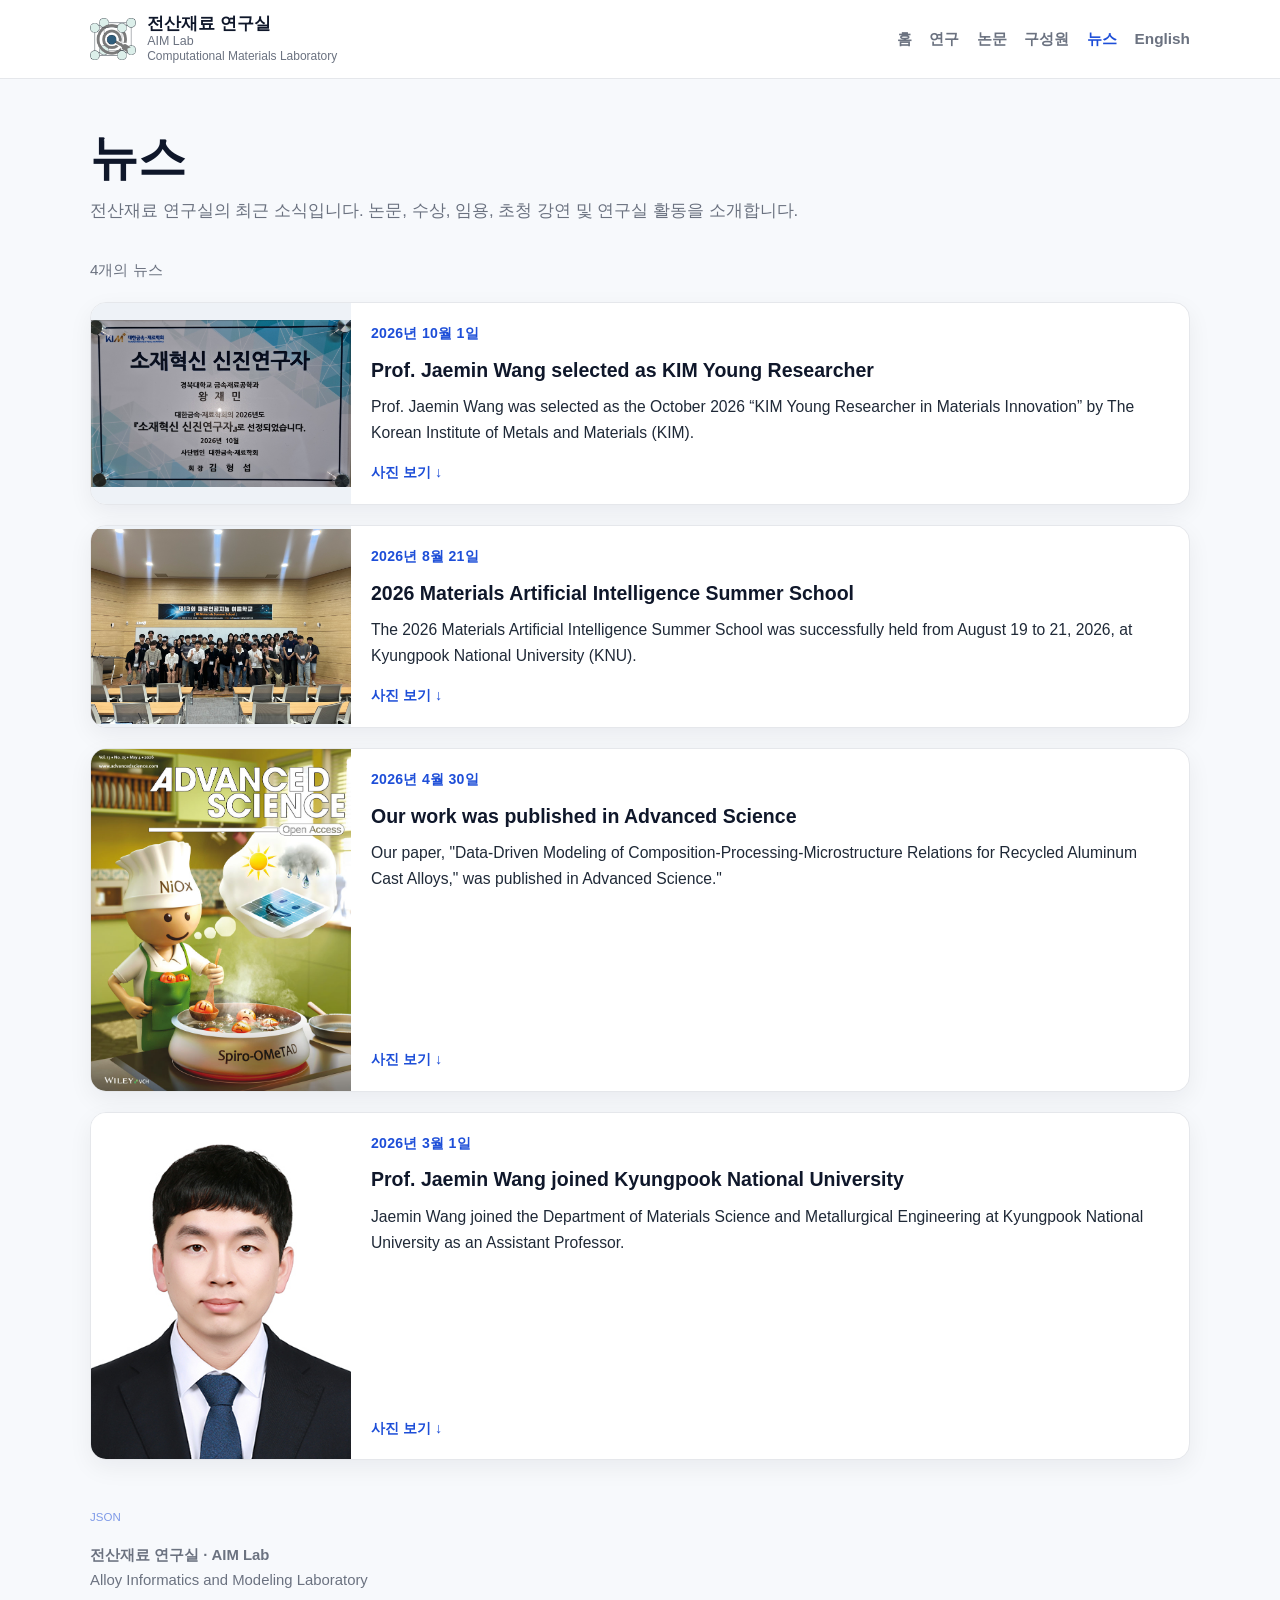
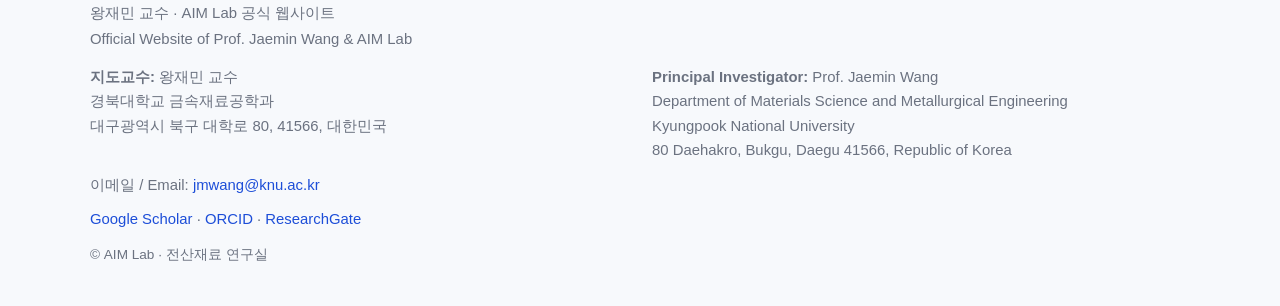
<file: ko/news.html>
<!DOCTYPE html>
<html lang="ko">
<head>
  <meta charset="UTF-8" />
  <meta name="viewport" content="width=device-width, initial-scale=1.0" />
  <title>뉴스 | 왕재민 교수 · AIM Lab</title>
  <meta name="description" content="경북대학교 왕재민 교수와 전산재료 연구실(AIM Lab)의 공식 웹사이트입니다. 논문 게재, 수상, 학회 및 연구실 활동 소식을 전합니다." />
  <link
    rel="alternate"
    type="application/json"
    title="AIM Lab news data"
    href="../data/news.json"
  />
  <meta property="og:title" content="뉴스 | 왕재민 교수 · AIM Lab" />
  <meta property="og:description" content="경북대학교 왕재민 교수와 전산재료 연구실(AIM Lab)의 공식 웹사이트입니다. 논문 게재, 수상, 학회 및 연구실 활동 소식을 전합니다." />
  <meta property="og:site_name" content="Prof. Jaemin Wang &amp; AIM Lab" />
  <meta property="og:type" content="website" />
  <meta property="og:url" content="https://aimlab.knu.ac.kr/ko/news.html" />
  <meta property="og:locale" content="ko_KR" />
  <meta property="og:locale:alternate" content="en_US" />
  <meta property="og:image" content="https://aimlab.knu.ac.kr/lab%20logo.png" />
  <meta property="og:image:alt" content="AIM Lab / 전산재료 연구실" />
  <meta name="twitter:card" content="summary" />
  <meta name="twitter:title" content="뉴스 | 왕재민 교수 · AIM Lab" />
  <meta name="twitter:description" content="경북대학교 왕재민 교수와 전산재료 연구실(AIM Lab)의 공식 웹사이트입니다. 논문 게재, 수상, 학회 및 연구실 활동 소식을 전합니다." />
  <meta name="twitter:image" content="https://aimlab.knu.ac.kr/lab%20logo.png" />
  <meta name="twitter:image:alt" content="AIM Lab / 전산재료 연구실" />
  <link rel="canonical" href="https://aimlab.knu.ac.kr/ko/news.html">
  <link rel="alternate" hreflang="en" href="https://aimlab.knu.ac.kr/news.html">
  <link rel="alternate" hreflang="ko" href="https://aimlab.knu.ac.kr/ko/news.html">
  <link rel="alternate" hreflang="x-default" href="https://aimlab.knu.ac.kr/news.html">
  <style>
    :root {
      --bg: #f7f9fc;
      --surface: #ffffff;
      --text: #1f2937;
      --muted: #6b7280;
      --line: #e5e7eb;
      --primary: #1d4ed8;
      --primary-soft: #dbeafe;
      --accent: #0f172a;
      --shadow: 0 8px 24px rgba(15, 23, 42, 0.06);
      --radius: 16px;
      --max-width: 1100px;
    }

    * {
      box-sizing: border-box;
    }

    html {
      scroll-behavior: smooth;
    }

    body {
      margin: 0;
      font-family: Arial, Helvetica, sans-serif;
      background: var(--bg);
      color: var(--text);
      line-height: 1.65;
    }

    a {
      color: inherit;
      text-decoration: none;
    }

    .container {
      width: min(var(--max-width), calc(100% - 2rem));
      margin: 0 auto;
    }

    .site-header {
      background: var(--surface);
      border-bottom: 1px solid var(--line);
      position: sticky;
      top: 0;
      z-index: 100;
    }

    .site-header-inner {
      width: min(var(--max-width), calc(100% - 2rem));
      margin: 0 auto;
      min-height: 78px;
      display: flex;
      align-items: center;
      justify-content: space-between;
      gap: 1.5rem;
    }

    .logo-wrap {
      min-width: 0;
    }

    .logo-link {
      display: flex;
      align-items: center;
      gap: 0.7rem;
      text-decoration: none;
    }

    .logo-img-wrap {
      position: relative;
      width: 46px;
      height: 46px;
      flex-shrink: 0;
    }

    .logo-img-wrap img {
      width: 100%;
      height: 100%;
      object-fit: contain;
      display: block;
    }

    .logo-placeholder {
      position: absolute;
      inset: 0;
      display: none;
      align-items: center;
      justify-content: center;
      font-weight: 800;
      font-size: 0.9rem;
      color: white;
      background: linear-gradient(135deg, #1d4ed8, #2563eb);
      border-radius: 8px;
    }

    .logo-text {
      display: flex;
      flex-direction: column;
      line-height: 1.2;
    }

    .lab-name {
      font-weight: 800;
      font-size: 1.05rem;
      color: var(--accent);
    }

    .lab-full {
      font-size: 0.78rem;
      color: var(--muted);
    }

    .lab-kr {
      font-size: 0.75rem;
      color: var(--muted);
    }

    .nav {
      display: flex;
      align-items: center;
      justify-content: flex-end;
      gap: 1.1rem;
      flex-wrap: wrap;
    }

    .nav a {
      font-size: 0.96rem;
      font-weight: 600;
      color: var(--muted);
      transition: color 0.15s ease;
    }

    .nav a:hover,
    .nav a.active {
      color: var(--primary);
    }

    .page-header {
      padding: 3.2rem 0 2rem;
    }

    .page-header h1 {
      margin: 0 0 0.75rem;
      font-size: clamp(2rem, 4vw, 3rem);
      line-height: 1.15;
      color: var(--accent);
    }

    .page-header p {
      margin: 0;
      max-width: 860px;
      color: var(--muted);
      font-size: 1.05rem;
    }

    .summary {
      margin: 0 0 1.25rem;
      color: var(--muted);
      font-size: 0.95rem;
    }

    .news-list {
      display: grid;
      gap: 1.25rem;
      margin-bottom: 3rem;
    }

    .news-card {
      background: var(--surface);
      border: 1px solid var(--line);
      border-radius: var(--radius);
      box-shadow: var(--shadow);
      overflow: hidden;
      transition: transform 0.15s ease, box-shadow 0.15s ease;
    }

    .news-card:hover {
      transform: translateY(-2px);
      box-shadow: 0 12px 30px rgba(15, 23, 42, 0.1);
    }

    .news-card-main {
      display: grid;
      grid-template-columns: 260px minmax(0, 1fr);
      min-height: 180px;
      align-items: stretch;
      cursor: pointer;
      outline: none;
    }

    .news-card-main:focus-visible {
      box-shadow: inset 0 0 0 3px var(--primary-soft);
    }

    .news-card.no-image .news-card-main {
      grid-template-columns: 1fr;
    }

    .news-media {
      min-height: 180px;
      height: auto;
      align-self: stretch;
      display: flex;
      align-items: center;
      justify-content: center;
      overflow: hidden;
      background: #eef2f7;
    }

    .news-card.no-image .news-media {
      display: none;
    }

    .news-image {
      width: 100%;
      height: 100%;
      object-fit: contain;
      display: block;
    }

    .news-content {
      padding: 1.2rem 1.25rem;
      display: flex;
      flex-direction: column;
      gap: 0.7rem;
      min-width: 0;
    }

    .news-date {
      margin: 0;
      font-size: 0.88rem;
      font-weight: 700;
      color: var(--primary);
      letter-spacing: 0.02em;
    }

    .news-title {
      margin: 0;
      font-size: 1.22rem;
      line-height: 1.35;
      color: var(--accent);
    }

    .news-summary {
      margin: 0;
      font-size: 0.98rem;
      color: var(--text);
    }

    .news-expand-label {
      margin-top: auto;
      padding-top: 0.25rem;
      color: var(--primary);
      font-size: 0.9rem;
      font-weight: 700;
    }

    .news-detail {
      padding: 1.25rem;
      border-top: 1px solid var(--line);
      background: #fbfdff;
    }

    .news-detail[hidden] {
      display: none;
    }

    .news-gallery {
      display: grid;
      grid-template-columns: repeat(3, minmax(0, 1fr));
      align-items: start;
      gap: 1rem;
    }

    .news-gallery-item {
      margin: 0;
      min-width: 0;
      overflow: hidden;
      border-radius: 12px;
      background: var(--surface);
      box-shadow: 0 4px 14px rgba(15, 23, 42, 0.08);
    }

    .news-gallery img {
      width: 100%;
      height: auto;
      display: block;
      object-fit: initial;
      background: transparent;
      border: 0;
    }

    .gallery-empty {
      margin: 0;
      color: var(--muted);
      font-size: 0.93rem;
    }

    .news-detail-actions {
      margin-top: 1rem;
      display: flex;
      align-items: center;
      gap: 0.75rem;
      flex-wrap: wrap;
    }

    .news-link {
      display: inline-flex;
      align-items: center;
      padding: 0.5rem 0.9rem;
      border-radius: 999px;
      border: 1px solid var(--line);
      background: #fff;
      color: var(--primary);
      font-size: 0.9rem;
      font-weight: 700;
    }

    .news-link:hover {
      background: var(--primary-soft);
    }

    .loading-state,
    .empty-state,
    .error-state {
      padding: 1rem 0.25rem;
      color: var(--muted);
    }

    .error-state {
      color: #b91c1c;
    }

    @media (max-width: 900px) {
      .site-header-inner {
        align-items: flex-start;
        padding: 0.9rem 0;
        flex-direction: column;
      }

      .nav {
        width: 100%;
        justify-content: flex-start;
      }

      .news-card-main {
        grid-template-columns: 1fr;
      }

      .news-media {
        border-right: 0;
        border-bottom: 1px solid var(--line);
        min-height: 220px;
      }

      .news-card.no-image .news-card-main {
        grid-template-columns: 1fr;
      }

      .news-gallery {
        grid-template-columns: repeat(2, minmax(0, 1fr));
      }
    }

    @media (max-width: 700px) {
      .lab-full,
      .lab-kr {
        display: none;
      }

      .news-media {
        min-height: 190px;
      }

      .news-gallery {
        grid-template-columns: 1fr;
      }
    }
  </style>
  <link rel="stylesheet" href="../styles/footer.css">
</head>
<body>
  <header class="site-header">
    <div class="site-header-inner">
      <div class="logo-wrap">
        <a href="index.html" class="logo-link" aria-label="홈으로 이동">
          <div class="logo-img-wrap">
            <img src="../lab logo_web.png" alt="전산재료 연구실 로고" onerror="handleLogoError(this)" />
            <div class="logo-placeholder">전산</div>
          </div>
          <div class="logo-text">
            <span class="lab-name">전산재료 연구실</span>
            <span class="lab-full">AIM Lab</span>
            <span class="lab-kr">Computational Materials Laboratory</span>
          </div>
        </a>
      </div>

      <nav class="nav" aria-label="Main navigation">
        <a href="index.html">홈</a>
        <a href="research.html">연구</a>
        <a href="publications.html">논문</a>
        <a href="people.html">구성원</a>
        <a href="news.html" class="active">뉴스</a>
        <a href="../news.html">English</a>
      </nav>
    </div>
  </header>

  <main class="container">
    <header class="page-header">
      <h1>뉴스</h1>
      <p>
        전산재료 연구실의 최근 소식입니다. 논문, 수상, 임용, 초청 강연 및 연구실 활동을 소개합니다.
      </p>
    </header>

    <div class="summary" id="news-summary" data-prerendered="true">4개의 뉴스</div>

    <section id="news-list" class="news-list" data-prerendered="true">
        <article
          class="news-card"
          id="news-card-0"
          data-expanded="false"
        >
          <div
            class="news-card-main"
            role="button"
            tabindex="0"
            aria-expanded="false"
            aria-controls="news-detail-0"
            aria-label="Prof. Jaemin Wang selected as KIM Young Researcher 상세 내용 펼치기"
          >

          <div class="news-media">
            <img
              id="news-image-0"
              class="news-image"
              src="../news_image/KakaoTalk_20261007_084332900.jpg"
              alt="Prof. Jaemin Wang selected as KIM Young Researcher 대표 이미지"
              data-candidates='[&quot;../news_image/KakaoTalk_20261007_084332900.jpg&quot;]'
              data-index="0"
              data-card-id="news-card-0"
              onerror="handleNewsImageError(this)"
            />
          </div>


            <div class="news-content">
              <p class="news-date">2026년 10월 1일</p>
              <h2 class="news-title">Prof. Jaemin Wang selected as KIM Young Researcher</h2>
              <p class="news-summary">Prof. Jaemin Wang was selected as the October 2026 “KIM Young Researcher in Materials Innovation” by The Korean Institute of Metals and Materials (KIM).</p>
              <span class="news-expand-label" aria-hidden="true">사진 보기 ↓</span>
            </div>
          </div>

          <div class="news-detail" id="news-detail-0" hidden>

        <div class="news-gallery" id="news-gallery-0">

            <figure class="news-gallery-item">
              <img
                src="../news_image/KakaoTalk_20261007_084332900.jpg"
                alt="Prof. Jaemin Wang selected as KIM Young Researcher 관련 사진 1"
                loading="lazy"
                data-gallery-id="news-gallery-0"
                onerror="handleGalleryImageError(this)"
              />
            </figure>

        </div>


          <div class="news-detail-actions">
            <a
              class="news-link"
              href="https://www.kim.or.kr/board/?_0000_method=view&amp;ncode=a001&amp;category_cd=&amp;num=9552&amp;page=1"
              target="_blank"
              rel="noopener noreferrer"
            >
              관련 링크 열기 →
            </a>
          </div>

          </div>
        </article>

        <article
          class="news-card"
          id="news-card-1"
          data-expanded="false"
        >
          <div
            class="news-card-main"
            role="button"
            tabindex="0"
            aria-expanded="false"
            aria-controls="news-detail-1"
            aria-label="2026 Materials Artificial Intelligence Summer School 상세 내용 펼치기"
          >

          <div class="news-media">
            <img
              id="news-image-1"
              class="news-image"
              src="../news_image/KakaoTalk_20260821_130611998_01.jpg"
              alt="2026 Materials Artificial Intelligence Summer School 대표 이미지"
              data-candidates='[&quot;../news_image/KakaoTalk_20260821_130611998_01.jpg&quot;,&quot;../news_image/KakaoTalk_20260821_104630048_07.jpg&quot;,&quot;../news_image/KakaoTalk_20260821_104630048_02.jpg&quot;]'
              data-index="0"
              data-card-id="news-card-1"
              onerror="handleNewsImageError(this)"
            />
          </div>


            <div class="news-content">
              <p class="news-date">2026년 8월 21일</p>
              <h2 class="news-title">2026 Materials Artificial Intelligence Summer School</h2>
              <p class="news-summary">The 2026 Materials Artificial Intelligence Summer School was successfully held from August 19 to 21, 2026, at Kyungpook National University (KNU).</p>
              <span class="news-expand-label" aria-hidden="true">사진 보기 ↓</span>
            </div>
          </div>

          <div class="news-detail" id="news-detail-1" hidden>

        <div class="news-gallery" id="news-gallery-1">

            <figure class="news-gallery-item">
              <img
                src="../news_image/KakaoTalk_20260821_130611998_01.jpg"
                alt="2026 Materials Artificial Intelligence Summer School 관련 사진 1"
                loading="lazy"
                data-gallery-id="news-gallery-1"
                onerror="handleGalleryImageError(this)"
              />
            </figure>

            <figure class="news-gallery-item">
              <img
                src="../news_image/KakaoTalk_20260821_104630048_07.jpg"
                alt="2026 Materials Artificial Intelligence Summer School 관련 사진 2"
                loading="lazy"
                data-gallery-id="news-gallery-1"
                onerror="handleGalleryImageError(this)"
              />
            </figure>

            <figure class="news-gallery-item">
              <img
                src="../news_image/KakaoTalk_20260821_104630048_02.jpg"
                alt="2026 Materials Artificial Intelligence Summer School 관련 사진 3"
                loading="lazy"
                data-gallery-id="news-gallery-1"
                onerror="handleGalleryImageError(this)"
              />
            </figure>

        </div>


          <div class="news-detail-actions">
            <a
              class="news-link"
              href="https://sites.google.com/view/aikim/events#h.np1c53228ujf"
              target="_blank"
              rel="noopener noreferrer"
            >
              관련 링크 열기 →
            </a>
          </div>

          </div>
        </article>

        <article
          class="news-card"
          id="news-card-2"
          data-expanded="false"
        >
          <div
            class="news-card-main"
            role="button"
            tabindex="0"
            aria-expanded="false"
            aria-controls="news-detail-2"
            aria-label="Our work was published in Advanced Science 상세 내용 펼치기"
          >

          <div class="news-media">
            <img
              id="news-image-2"
              class="news-image"
              src="../news_image/Our work was published in Advanced Science.jpg"
              alt="Our work was published in Advanced Science 대표 이미지"
              data-candidates='[&quot;../news_image/Our work was published in Advanced Science.jpg&quot;,&quot;../news_image/Our work was published in Advanced Science.png&quot;]'
              data-index="0"
              data-card-id="news-card-2"
              onerror="handleNewsImageError(this)"
            />
          </div>


            <div class="news-content">
              <p class="news-date">2026년 4월 30일</p>
              <h2 class="news-title">Our work was published in Advanced Science</h2>
              <p class="news-summary">Our paper, &quot;Data-Driven Modeling of Composition-Processing-Microstructure Relations for Recycled Aluminum Cast Alloys,&quot; was published in Advanced Science.&quot;</p>
              <span class="news-expand-label" aria-hidden="true">사진 보기 ↓</span>
            </div>
          </div>

          <div class="news-detail" id="news-detail-2" hidden>

          <div class="news-gallery" id="news-gallery-2">
            <figure class="news-gallery-item">
              <img
                src="../news_image/Our work was published in Advanced Science.jpg"
                alt="Our work was published in Advanced Science 관련 사진"
                loading="lazy"
                data-candidates='[&quot;../news_image/Our work was published in Advanced Science.jpg&quot;,&quot;../news_image/Our work was published in Advanced Science.png&quot;]'
                data-index="0"
                data-gallery-id="news-gallery-2"
                onerror="handleLegacyGalleryImageError(this)"
              />
            </figure>
          </div>


          <div class="news-detail-actions">
            <a
              class="news-link"
              href="https://doi.org/10.1002/advs.75446"
              target="_blank"
              rel="noopener noreferrer"
            >
              관련 링크 열기 →
            </a>
          </div>

          </div>
        </article>

        <article
          class="news-card"
          id="news-card-3"
          data-expanded="false"
        >
          <div
            class="news-card-main"
            role="button"
            tabindex="0"
            aria-expanded="false"
            aria-controls="news-detail-3"
            aria-label="Prof. Jaemin Wang joined Kyungpook National University 상세 내용 펼치기"
          >

          <div class="news-media">
            <img
              id="news-image-3"
              class="news-image"
              src="../news_image/Prof. Jaemin Wang joined Kyungpook National University.jpg"
              alt="Prof. Jaemin Wang joined Kyungpook National University 대표 이미지"
              data-candidates='[&quot;../news_image/Prof. Jaemin Wang joined Kyungpook National University.jpg&quot;,&quot;../news_image/Prof. Jaemin Wang joined Kyungpook National University.png&quot;]'
              data-index="0"
              data-card-id="news-card-3"
              onerror="handleNewsImageError(this)"
            />
          </div>


            <div class="news-content">
              <p class="news-date">2026년 3월 1일</p>
              <h2 class="news-title">Prof. Jaemin Wang joined Kyungpook National University</h2>
              <p class="news-summary">Jaemin Wang joined the Department of Materials Science and Metallurgical Engineering at Kyungpook National University as an Assistant Professor.</p>
              <span class="news-expand-label" aria-hidden="true">사진 보기 ↓</span>
            </div>
          </div>

          <div class="news-detail" id="news-detail-3" hidden>

          <div class="news-gallery" id="news-gallery-3">
            <figure class="news-gallery-item">
              <img
                src="../news_image/Prof. Jaemin Wang joined Kyungpook National University.jpg"
                alt="Prof. Jaemin Wang joined Kyungpook National University 관련 사진"
                loading="lazy"
                data-candidates='[&quot;../news_image/Prof. Jaemin Wang joined Kyungpook National University.jpg&quot;,&quot;../news_image/Prof. Jaemin Wang joined Kyungpook National University.png&quot;]'
                data-index="0"
                data-gallery-id="news-gallery-3"
                onerror="handleLegacyGalleryImageError(this)"
              />
            </figure>
          </div>


          </div>
        </article>
      </section>
  <div style="margin-top: 0.35rem; font-size: 0.72rem; color: var(--primary); opacity: 0.55;">
    <a href="../data/news.json"
      type="application/json"
      title="Machine-readable lab news data">
      JSON
    </a>
  </div>
  </main>

<footer class="container site-footer">
  <div class="footer-heading">
    <strong><span lang="ko">전산재료 연구실</span> · <span lang="en">AIM Lab</span></strong>
    <div lang="en">Alloy Informatics and Modeling Laboratory</div>
    <div class="footer-official">
      <span lang="ko">왕재민 교수 · AIM Lab 공식 웹사이트</span>
      <span lang="en">Official Website of Prof. Jaemin Wang &amp; AIM Lab</span>
    </div>
  </div>

  <div class="footer-details">
    <div lang="ko">
      <strong>지도교수:</strong> 왕재민 교수<br>
      경북대학교 금속재료공학과<br>
      대구광역시 북구 대학로 80, 41566, 대한민국
    </div>
    <div lang="en">
      <strong>Principal Investigator:</strong> Prof. Jaemin Wang<br>
      Department of Materials Science and Metallurgical Engineering<br>
      Kyungpook National University<br>
      80 Daehakro, Bukgu, Daegu 41566, Republic of Korea
    </div>
  </div>

  <div class="footer-email">
    <span lang="ko">이메일</span> / <span lang="en">Email:</span>
    <a href="mailto:jmwang@knu.ac.kr">jmwang@knu.ac.kr</a>
  </div>

  <div class="footer-profiles" lang="en">
    <a href="https://scholar.google.com/citations?user=16pIavIAAAAJ&amp;hl=en" target="_blank" rel="noopener noreferrer">Google Scholar</a> ·
    <a href="https://orcid.org/0000-0002-6845-6907" target="_blank" rel="noopener noreferrer">ORCID</a> ·
    <a href="https://www.researchgate.net/profile/Jaemin-Wang" target="_blank" rel="noopener noreferrer">ResearchGate</a>
  </div>

  <div class="footer-copyright">
    © <span lang="en">AIM Lab</span> · <span lang="ko">전산재료 연구실</span>
  </div>
</footer>

  <script>
    const DATA_URL = "../data/news.json";

    const newsListEl = document.getElementById("news-list");
    const summaryEl = document.getElementById("news-summary");

    function escapeHtml(str) {
      if (str === null || str === undefined) return "";
      return String(str)
        .replace(/&/g, "&amp;")
        .replace(/</g, "&lt;")
        .replace(/>/g, "&gt;")
        .replace(/"/g, "&quot;")
        .replace(/'/g, "&#039;");
    }

    function normalizeNewsItem(item) {
      return {
        date: item.date || "",
        title: item.title || "",
        summary: item.summary || "",
        link: item.link || "",
        images: Array.isArray(item.images)
          ? item.images.filter((src) => typeof src === "string" && src.trim())
          : []
      };
    }

    function formatDate(dateString) {
      if (!dateString) return "";
      const date = new Date(dateString);
      if (Number.isNaN(date.getTime())) return dateString;

      return date.toLocaleDateString("ko-KR", {
        year: "numeric",
        month: "short",
        day: "numeric"
      });
    }

    function sortNews(items) {
      return [...items].sort((a, b) => {
        const timeA = new Date(a.date).getTime();
        const timeB = new Date(b.date).getTime();
        return timeB - timeA;
      });
    }

    // news.json is shared with the English page. Relative image paths such as
    // "news_image/photo.jpg" therefore need one extra ../ from /ko/news.html.
    function resolveImagePath(src) {
      const value = String(src || "").trim();
      if (!value) return "";
      if (/^(?:[a-z][a-z0-9+.-]*:|\/\/|\/|\.\.\/)/i.test(value)) return value;
      return `../${value.replace(/^\.\//, "")}`;
    }

    function buildLegacyImageCandidates(title) {
      return [
        `../news_image/${title}.jpg`,
        `../news_image/${title}.png`
      ];
    }

    function getRepresentativeCandidates(item) {
      if (item.images.length) return item.images.map(resolveImagePath);
      return buildLegacyImageCandidates(item.title);
    }

    function renderGallery(item, index) {
      const galleryId = `news-gallery-${index}`;

      if (!item.images.length) {
        const legacyCandidates = buildLegacyImageCandidates(item.title);
        return `
          <div class="news-gallery" id="${galleryId}">
            <figure class="news-gallery-item">
              <img
                src="${escapeHtml(legacyCandidates[0])}"
                alt="${escapeHtml(item.title)} 관련 사진"
                loading="lazy"
                data-candidates='${escapeHtml(JSON.stringify(legacyCandidates))}'
                data-index="0"
                data-gallery-id="${galleryId}"
                onerror="handleLegacyGalleryImageError(this)"
              />
            </figure>
          </div>
        `;
      }

      return `
        <div class="news-gallery" id="${galleryId}">
          ${item.images.map((src, imageIndex) => `
            <figure class="news-gallery-item">
              <img
                src="${escapeHtml(resolveImagePath(src))}"
                alt="${escapeHtml(item.title)} 관련 사진 ${imageIndex + 1}"
                loading="lazy"
                data-gallery-id="${galleryId}"
                onerror="handleGalleryImageError(this)"
              />
            </figure>
          `).join("")}
        </div>
      `;
    }

    function renderNewsCard(item, index) {
      const candidates = getRepresentativeCandidates(item);
      const hasImageCandidate = candidates.length > 0;
      const imageId = `news-image-${index}`;
      const cardId = `news-card-${index}`;
      const detailId = `news-detail-${index}`;

      const representativeImageHtml = hasImageCandidate
        ? `
          <div class="news-media">
            <img
              id="${imageId}"
              class="news-image"
              src="${escapeHtml(candidates[0])}"
              alt="${escapeHtml(item.title)} 대표 이미지"
              data-candidates='${escapeHtml(JSON.stringify(candidates))}'
              data-index="0"
              data-card-id="${cardId}"
              onerror="handleNewsImageError(this)"
            />
          </div>
        `
        : "";

      const externalLinkHtml = item.link
        ? `
          <div class="news-detail-actions">
            <a
              class="news-link"
              href="${escapeHtml(item.link)}"
              target="_blank"
              rel="noopener noreferrer"
            >
              관련 링크 열기 →
            </a>
          </div>
        `
        : "";

      return `
        <article
          class="news-card${hasImageCandidate ? "" : " no-image"}"
          id="${cardId}"
          data-expanded="false"
        >
          <div
            class="news-card-main"
            role="button"
            tabindex="0"
            aria-expanded="false"
            aria-controls="${detailId}"
            aria-label="${escapeHtml(item.title)} 상세 내용 펼치기"
          >
            ${representativeImageHtml}

            <div class="news-content">
              ${item.date ? `<p class="news-date">${escapeHtml(formatDate(item.date))}</p>` : ""}
              <h2 class="news-title">${escapeHtml(item.title)}</h2>
              ${item.summary ? `<p class="news-summary">${escapeHtml(item.summary)}</p>` : ""}
              <span class="news-expand-label" aria-hidden="true">사진 보기 ↓</span>
            </div>
          </div>

          <div class="news-detail" id="${detailId}" hidden>
            ${renderGallery(item, index)}
            ${externalLinkHtml}
          </div>
        </article>
      `;
    }

    function setupExpandableCards() {
      document.querySelectorAll(".news-card-main").forEach((main) => {
        const toggleCard = () => {
          const card = main.closest(".news-card");
          const detail = card?.querySelector(".news-detail");
          const label = card?.querySelector(".news-expand-label");
          if (!card || !detail) return;

          const nextExpanded = card.dataset.expanded !== "true";
          card.dataset.expanded = String(nextExpanded);
          main.setAttribute("aria-expanded", String(nextExpanded));
          detail.hidden = !nextExpanded;

          if (label) {
            label.textContent = nextExpanded ? "사진 접기 ↑" : "사진 보기 ↓";
          }
        };

        main.addEventListener("click", toggleCard);
        main.addEventListener("keydown", (event) => {
          if (event.key === "Enter" || event.key === " ") {
            event.preventDefault();
            toggleCard();
          }
        });
      });
    }

    async function loadNews() {
      try {
        const response = await fetch(DATA_URL);
        if (!response.ok) {
          throw new Error(`Failed to fetch news data: ${response.status}`);
        }

        const rawData = await response.json();
        const newsItems = sortNews(rawData.map(normalizeNewsItem));

        if (!newsItems.length) {
          newsListEl.innerHTML = `<div class="empty-state">등록된 뉴스가 없습니다.</div>`;
          summaryEl.textContent = "뉴스 0건";
          return;
        }

        newsListEl.innerHTML = newsItems.map(renderNewsCard).join("");
        setupExpandableCards();
        summaryEl.textContent = `${newsItems.length}개의 뉴스`;
      } catch (error) {
        console.error(error);
        // Keep the pre-rendered content available if the live data request fails.
        if (newsListEl.dataset.prerendered === "true") { setupExpandableCards(); return; }
        newsListEl.innerHTML = `
          <div class="error-state">
            뉴스를 불러오지 못했습니다. <code>../data/news.json</code> 파일이 있는지,
            그리고 로컬 서버로 사이트를 열었는지 확인해주세요.
          </div>
        `;
        summaryEl.textContent = "뉴스를 불러오지 못했습니다";
      }
    }

    function handleNewsImageError(img) {
      const candidates = JSON.parse(img.dataset.candidates || "[]");
      const index = Number(img.dataset.index || 0) + 1;

      if (index < candidates.length) {
        img.dataset.index = String(index);
        img.src = candidates[index];
        return;
      }

      const cardId = img.dataset.cardId;
      const card = document.getElementById(cardId);
      if (card) card.classList.add("no-image");

      const media = img.closest(".news-media");
      if (media) media.remove();
    }

    function handleGalleryImageError(img) {
      const gallery = document.getElementById(img.dataset.galleryId || "");
      const item = img.closest(".news-gallery-item");
      if (item) item.remove();

      if (gallery && gallery.children.length === 0) {
        const empty = document.createElement("p");
        empty.className = "gallery-empty";
        empty.textContent = "이 뉴스에 연결된 사진을 불러오지 못했습니다.";
        gallery.replaceWith(empty);
      }
    }

    function handleLegacyGalleryImageError(img) {
      const candidates = JSON.parse(img.dataset.candidates || "[]");
      const nextIndex = Number(img.dataset.index || 0) + 1;

      if (nextIndex < candidates.length) {
        img.dataset.index = String(nextIndex);
        img.src = candidates[nextIndex];
        return;
      }

      handleGalleryImageError(img);
    }

    function handleLogoError(img) {
      img.style.display = "none";
      const placeholder = img.parentElement.querySelector(".logo-placeholder");
      if (placeholder) {
        placeholder.style.display = "flex";
      }
    }

    window.handleNewsImageError = handleNewsImageError;
    window.handleGalleryImageError = handleGalleryImageError;
    window.handleLegacyGalleryImageError = handleLegacyGalleryImageError;
    window.handleLogoError = handleLogoError;

    loadNews();
  </script>
</body>
</html>
</file>
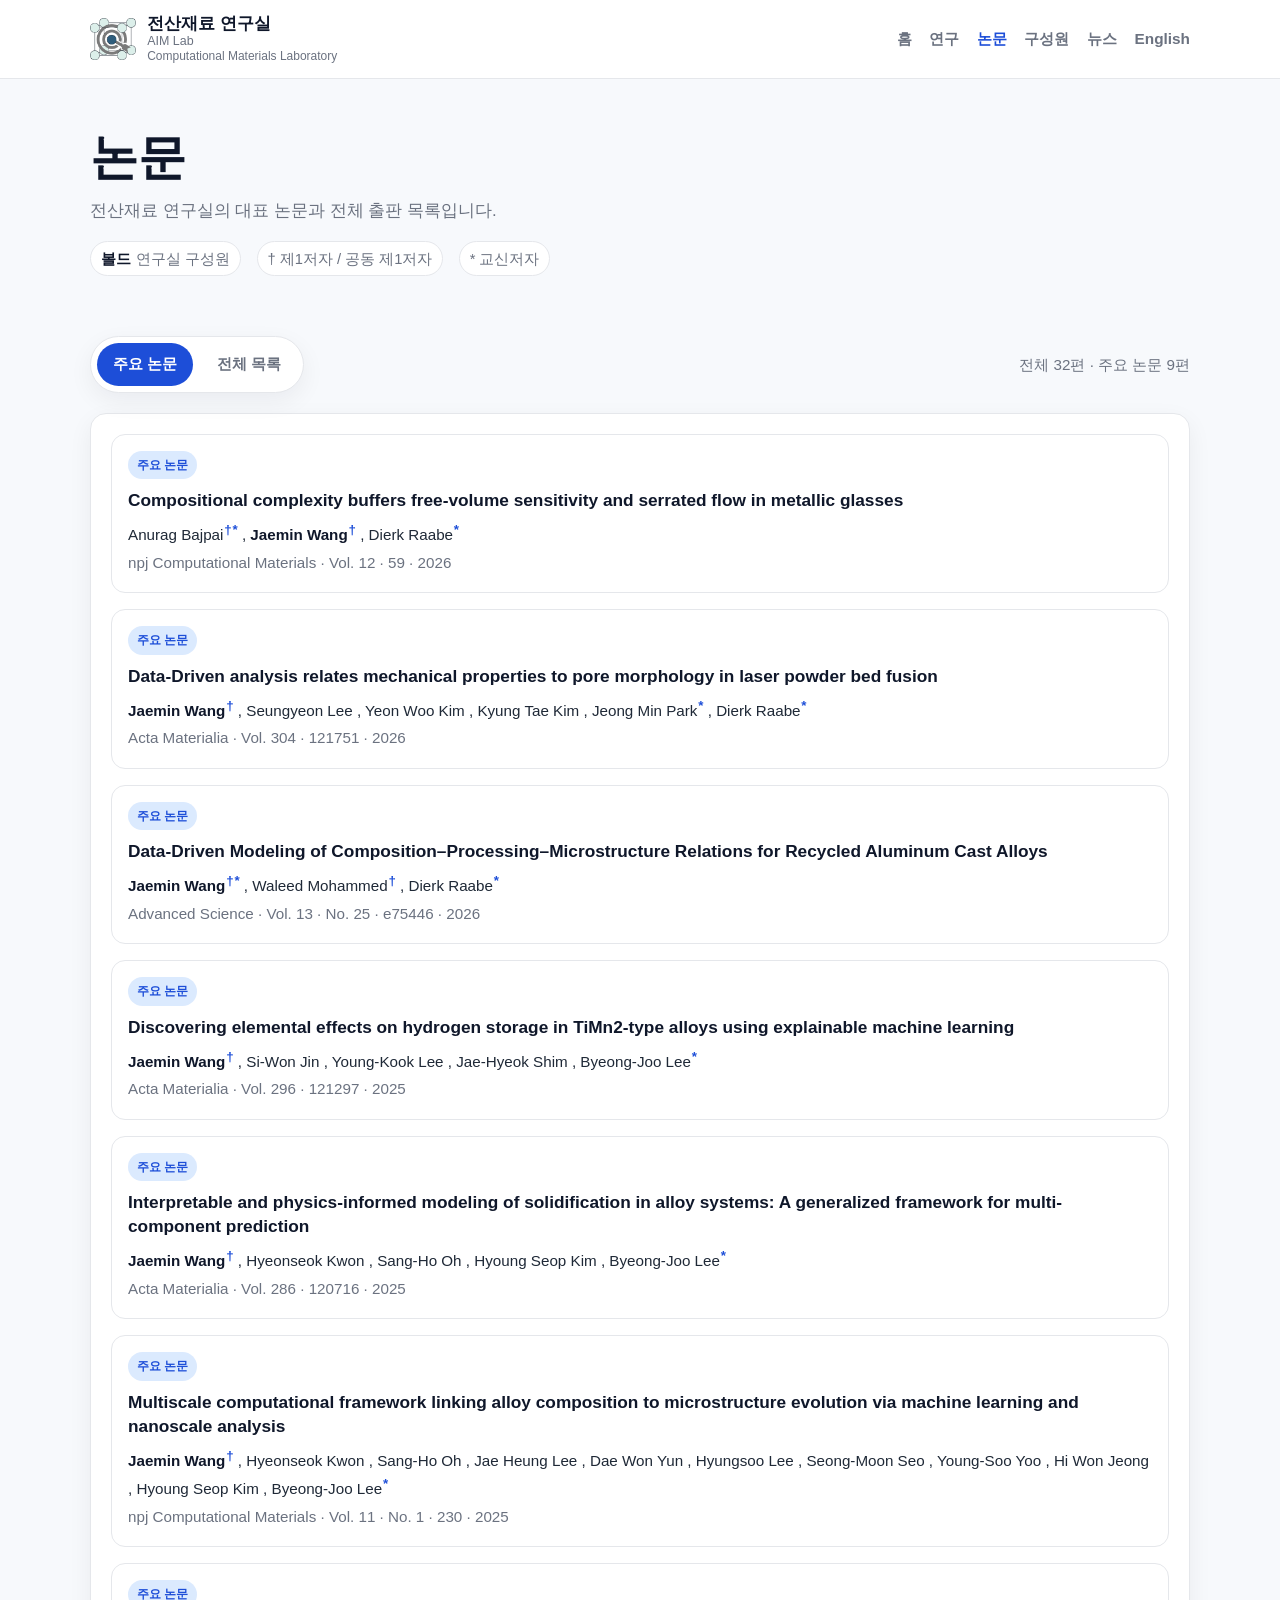
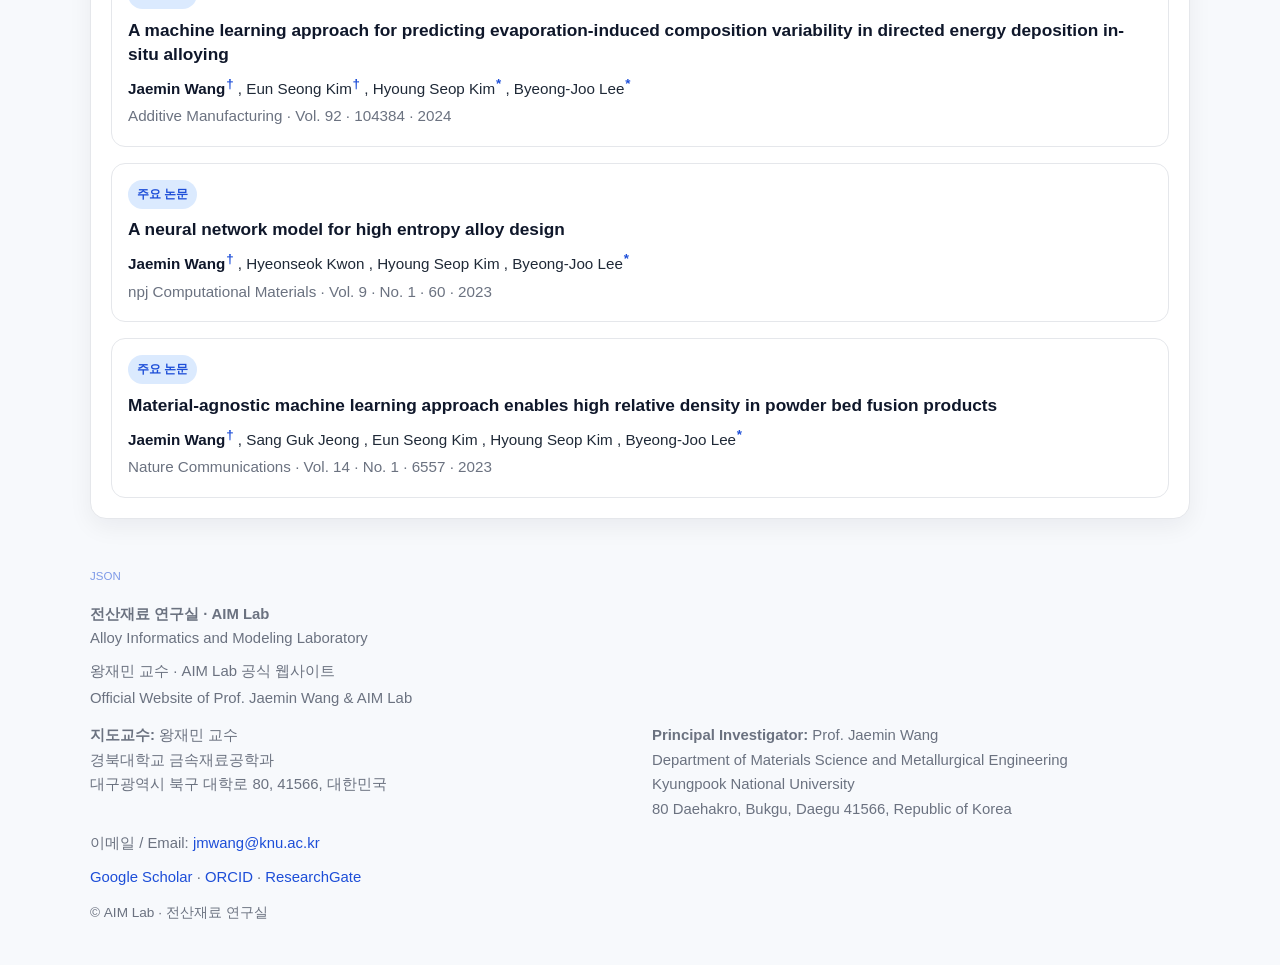
<file: ko/publications.html>
<!DOCTYPE html>
<html lang="ko">
<head>
  <meta charset="UTF-8" />
  <meta name="viewport" content="width=device-width, initial-scale=1.0" />
  <title>논문 | 왕재민 교수 · AIM Lab</title>
  <meta name="description" content="경북대학교 왕재민 교수와 전산재료 연구실(AIM Lab)의 공식 웹사이트입니다. 대표 논문과 연도별 전체 연구 논문 목록을 확인하세요." />
  <link
    rel="alternate"
    type="application/json"
    title="AIM Lab publications data"
    href="../data/publications.json"
  />
  <meta property="og:title" content="논문 | 왕재민 교수 · AIM Lab" />
  <meta property="og:description" content="경북대학교 왕재민 교수와 전산재료 연구실(AIM Lab)의 공식 웹사이트입니다. 대표 논문과 연도별 전체 연구 논문 목록을 확인하세요." />
  <meta property="og:site_name" content="Prof. Jaemin Wang &amp; AIM Lab" />
  <meta property="og:type" content="website" />
  <meta property="og:url" content="https://aimlab.knu.ac.kr/ko/publications.html" />
  <meta property="og:locale" content="ko_KR" />
  <meta property="og:locale:alternate" content="en_US" />
  <meta property="og:image" content="https://aimlab.knu.ac.kr/lab%20logo.png" />
  <meta property="og:image:alt" content="AIM Lab / 전산재료 연구실" />
  <meta name="twitter:card" content="summary" />
  <meta name="twitter:title" content="논문 | 왕재민 교수 · AIM Lab" />
  <meta name="twitter:description" content="경북대학교 왕재민 교수와 전산재료 연구실(AIM Lab)의 공식 웹사이트입니다. 대표 논문과 연도별 전체 연구 논문 목록을 확인하세요." />
  <meta name="twitter:image" content="https://aimlab.knu.ac.kr/lab%20logo.png" />
  <meta name="twitter:image:alt" content="AIM Lab / 전산재료 연구실" />
  <link rel="canonical" href="https://aimlab.knu.ac.kr/ko/publications.html">
  <link rel="alternate" hreflang="en" href="https://aimlab.knu.ac.kr/publications.html">
  <link rel="alternate" hreflang="ko" href="https://aimlab.knu.ac.kr/ko/publications.html">
  <link rel="alternate" hreflang="x-default" href="https://aimlab.knu.ac.kr/publications.html">
  <style>
    :root {
      --bg: #f7f9fc;
      --surface: #ffffff;
      --text: #1f2937;
      --muted: #6b7280;
      --line: #e5e7eb;
      --primary: #1d4ed8;
      --primary-soft: #dbeafe;
      --accent: #0f172a;
      --shadow: 0 8px 24px rgba(15, 23, 42, 0.06);
      --radius: 16px;
      --max-width: 1100px;
    }

    * {
      box-sizing: border-box;
    }

    html {
      scroll-behavior: smooth;
    }

    .lab-name {
      font-weight: 800;
      font-size: 1.05rem;
      color: var(--accent);
    }

    .lab-full {
      font-size: 0.78rem;
      color: var(--muted);
    }

    .lab-kr {
      font-size: 0.75rem;
      color: var(--muted);
    }

    body {
      margin: 0;
      font-family: Arial, Helvetica, sans-serif;
      background: var(--bg);
      color: var(--text);
      line-height: 1.65;
    }

    a {
      color: inherit;
      text-decoration: none;
    }

    .container {
      width: min(var(--max-width), calc(100% - 2rem));
      margin: 0 auto;
    }

    .site-header {
      background: var(--surface);
      border-bottom: 1px solid var(--line);
      position: sticky;
      top: 0;
      z-index: 100;
    }

    .site-header-inner {
      width: min(var(--max-width), calc(100% - 2rem));
      margin: 0 auto;
      min-height: 78px;
      display: flex;
      align-items: center;
      justify-content: space-between;
      gap: 1.5rem;
    }

    .logo-wrap {
      min-width: 0;
    }

    .logo-link {
      display: flex;
      align-items: center;
      gap: 0.7rem;
      text-decoration: none;
    }

    .logo-wrap img {
      height: 46px;
      width: auto;
      object-fit: contain;
      display: block;
    }

    .logo-text {
      display: flex;
      flex-direction: column;
      line-height: 1.2;
    }

    .logo-img-wrap {
        position: relative;
        height: 46px;
        width: 46px;
        flex-shrink: 0;
    }

    .logo-img-wrap img {
        width: 100%;
        height: 100%;
        object-fit: contain;
        display: block;
    }

    .logo-placeholder {
        position: absolute;
        inset: 0;
        display: none;
        align-items: center;
        justify-content: center;
        font-weight: 800;
        font-size: 0.9rem;
        color: white;
        background: linear-gradient(135deg, #1d4ed8, #2563eb);
        border-radius: 8px;
    }

    .site-title {
      font-size: 1rem;
      font-weight: 700;
      color: var(--accent);
      white-space: nowrap;
    }

    .nav {
      display: flex;
      align-items: center;
      justify-content: flex-end;
      gap: 1.1rem;
      flex-wrap: wrap;
    }

    .nav a {
      font-size: 0.96rem;
      font-weight: 600;
      color: var(--muted);
      transition: color 0.15s ease;
    }

    .nav a:hover,
    .nav a.active {
      color: var(--primary);
    }

    .page-header {
      padding: 3.2rem 0 2rem;
    }

    .page-header h1 {
      margin: 0 0 0.75rem;
      font-size: clamp(2rem, 4vw, 3rem);
      line-height: 1.15;
      color: var(--accent);
    }

    .page-header p {
      margin: 0;
      max-width: 850px;
      color: var(--muted);
      font-size: 1.05rem;
    }

    .author-legend {
      margin-top: 1rem;
      display: flex;
      flex-wrap: wrap;
      gap: 0.6rem 1rem;
      color: var(--muted);
      font-size: 0.92rem;
    }

    .legend-chip {
      display: inline-flex;
      align-items: center;
      gap: 0.35rem;
      padding: 0.28rem 0.6rem;
      border: 1px solid var(--line);
      border-radius: 999px;
      background: var(--surface);
    }

    .legend-name {
      font-weight: 700;
      color: var(--accent);
    }

    .toolbar {
      display: flex;
      flex-wrap: wrap;
      gap: 0.75rem;
      align-items: center;
      justify-content: space-between;
      margin: 1.75rem 0 1.25rem;
    }

    .tabs {
      display: inline-flex;
      gap: 0.5rem;
      background: var(--surface);
      border: 1px solid var(--line);
      border-radius: 999px;
      padding: 0.35rem;
      box-shadow: var(--shadow);
    }

    .tab-btn {
      border: 0;
      background: transparent;
      color: var(--muted);
      padding: 0.7rem 1rem;
      border-radius: 999px;
      cursor: pointer;
      font-size: 0.95rem;
      font-weight: 600;
    }

    .tab-btn.active {
      background: var(--primary);
      color: white;
    }

    .summary {
      color: var(--muted);
      font-size: 0.95rem;
    }

    .panel {
      display: none;
      margin-bottom: 3rem;
    }

    .panel.active {
      display: block;
    }

    .section-card {
      background: var(--surface);
      border: 1px solid var(--line);
      border-radius: var(--radius);
      padding: 1.25rem;
      box-shadow: var(--shadow);
    }

    .year-group + .year-group {
      margin-top: 1.5rem;
    }

    .year-heading {
      margin: 0 0 1rem;
      font-size: 1.2rem;
      color: var(--accent);
      border-bottom: 1px solid var(--line);
      padding-bottom: 0.5rem;
    }

    .pub-list {
      display: grid;
      gap: 1rem;
    }

    .pub-card-link {
      display: block;
      color: inherit;
    }

    .pub-item {
      background: #fff;
      border: 1px solid var(--line);
      border-radius: 14px;
      padding: 1rem 1rem 0.95rem;
      transition: transform 0.15s ease, box-shadow 0.15s ease, border-color 0.15s ease;
    }

    .pub-card-link .pub-item {
      cursor: pointer;
    }

    .pub-card-link:hover .pub-item {
      transform: translateY(-2px);
      box-shadow: 0 8px 24px rgba(15, 23, 42, 0.08);
      border-color: #c7d2fe;
    }

    .pub-item.static:hover {
      box-shadow: 0 8px 24px rgba(15, 23, 42, 0.08);
    }

    .pub-top-row {
      display: flex;
      align-items: center;
      justify-content: space-between;
      gap: 1rem;
      margin-bottom: 0.55rem;
    }

    .featured-badge {
      display: inline-block;
      padding: 0.25rem 0.55rem;
      border-radius: 999px;
      background: var(--primary-soft);
      color: var(--primary);
      font-size: 0.78rem;
      font-weight: 700;
    }

    .pub-title {
      margin: 0 0 0.42rem;
      font-size: 1.08rem;
      line-height: 1.4;
      color: var(--accent);
    }

    .pub-authors,
    .pub-meta {
      margin: 0.15rem 0;
      font-size: 0.95rem;
    }

    .pub-authors {
      color: var(--text);
    }

    .pub-meta {
      color: var(--muted);
    }

    .author-name {
      color: inherit;
    }

    .author-name.lab-member {
      font-weight: 700;
      color: var(--accent);
    }

    .author-mark {
      font-size: 0.88em;
      vertical-align: super;
      margin-left: 0.05rem;
      font-weight: 700;
      color: var(--primary);
    }

    .loading-state,
    .empty-state,
    .error-state {
      padding: 1rem 0.25rem;
      color: var(--muted);
    }

    .error-state {
      color: #b91c1c;
    }

    @media (max-width: 860px) {
      .site-header-inner {
        align-items: flex-start;
        padding: 0.9rem 0;
        flex-direction: column;
      }

      .nav {
        width: 100%;
        justify-content: flex-start;
      }
    }

    @media (max-width: 700px) {
      .toolbar {
        align-items: flex-start;
      }

      .tabs {
        width: 100%;
        justify-content: space-between;
      }

      .tab-btn {
        flex: 1;
        text-align: center;
      }

      .pub-top-row {
        align-items: flex-start;
        flex-direction: column;
      }

      .lab-full,
      .lab-kr {
        display: none;
      }
    }
  </style>
  <noscript><style>.panel { display: block; } .tabs { display: none; }</style></noscript>
  <link rel="stylesheet" href="../styles/footer.css">
</head>
<body>
  <header class="site-header">
    <div class="site-header-inner">
      <div class="logo-wrap">
        <a href="index.html" class="logo-link" aria-label="홈으로 이동">
          <div class="logo-img-wrap">
            <img src="../lab logo_web.png" alt="AIM Lab 로고" onerror="handleLogoError(this)" />
            <div class="logo-placeholder">AIM</div>
          </div>

          <div class="logo-text">
            <span class="lab-name">전산재료 연구실</span>
            <span class="lab-full">AIM Lab</span>
            <span class="lab-kr">Computational Materials Laboratory</span>
          </div>
        </a>
      </div>

      <nav class="nav" aria-label="주요 메뉴">
        <a href="index.html">홈</a>
        <a href="research.html">연구</a>
        <a href="publications.html" class="active">논문</a>
        <a href="people.html">구성원</a>
        <a href="news.html">뉴스</a>
        <a href="../publications.html">English</a>
      </nav>
    </div>
  </header>

  <main class="container">
    <header class="page-header">
      <h1>논문</h1>
      <p>
        전산재료 연구실의 대표 논문과 전체 출판 목록입니다.
      </p>

      <div class="author-legend" aria-label="저자 표기 범례">
        <span class="legend-chip"><span class="legend-name">볼드</span> 연구실 구성원</span>
        <span class="legend-chip">† 제1저자 / 공동 제1저자</span>
        <span class="legend-chip">* 교신저자</span>
      </div>
    </header>

    <div class="toolbar">
      <div class="tabs" role="tablist" aria-label="연구성과 구분">
        <button class="tab-btn active" data-tab="featured" role="tab" aria-selected="true">
          주요 논문
        </button>
        <button class="tab-btn" data-tab="full" role="tab" aria-selected="false">
          전체 목록
        </button>
      </div>
      <div class="summary" id="pub-summary" data-prerendered="true">전체 32편 · 주요 논문 9편</div>
    </div>

    <section id="featured-panel" class="panel active">
      <div class="section-card">
        <div id="featured-list" class="pub-list" data-prerendered="true">
          <a class="pub-card-link" href="https://doi.org/10.1038/s41524-025-01933-7" target="_blank" rel="noopener noreferrer" aria-label="Compositional complexity buffers free-volume sensitivity and serrated flow in metallic glasses DOI 링크">

        <article class="pub-item ">
          <div class="pub-top-row">
            <span class="featured-badge">주요 논문</span>
          </div>
          <h3 class="pub-title">Compositional complexity buffers free-volume sensitivity and serrated flow in metallic glasses</h3>
          <p class="pub-authors">
          <span class="author-name ">
            Anurag Bajpai<span class="author-mark">†</span><span class="author-mark">*</span>
          </span>
        ,
          <span class="author-name lab-member">
            Jaemin Wang<span class="author-mark">†</span>
          </span>
        ,
          <span class="author-name ">
            Dierk Raabe<span class="author-mark">*</span>
          </span>
        </p>
          <p class="pub-meta">npj Computational Materials · Vol. 12 · 59 · 2026</p>
        </article>

          </a>

          <a class="pub-card-link" href="https://doi.org/10.1016/j.actamat.2025.121751" target="_blank" rel="noopener noreferrer" aria-label="Data-Driven analysis relates mechanical properties to pore morphology in laser powder bed fusion DOI 링크">

        <article class="pub-item ">
          <div class="pub-top-row">
            <span class="featured-badge">주요 논문</span>
          </div>
          <h3 class="pub-title">Data-Driven analysis relates mechanical properties to pore morphology in laser powder bed fusion</h3>
          <p class="pub-authors">
          <span class="author-name lab-member">
            Jaemin Wang<span class="author-mark">†</span>
          </span>
        ,
          <span class="author-name ">
            Seungyeon Lee
          </span>
        ,
          <span class="author-name ">
            Yeon Woo Kim
          </span>
        ,
          <span class="author-name ">
            Kyung Tae Kim
          </span>
        ,
          <span class="author-name ">
            Jeong Min Park<span class="author-mark">*</span>
          </span>
        ,
          <span class="author-name ">
            Dierk Raabe<span class="author-mark">*</span>
          </span>
        </p>
          <p class="pub-meta">Acta Materialia · Vol. 304 · 121751 · 2026</p>
        </article>

          </a>

          <a class="pub-card-link" href="https://doi.org/10.1002/advs.75446" target="_blank" rel="noopener noreferrer" aria-label="Data-Driven Modeling of Composition–Processing–Microstructure Relations for Recycled Aluminum Cast Alloys DOI 링크">

        <article class="pub-item ">
          <div class="pub-top-row">
            <span class="featured-badge">주요 논문</span>
          </div>
          <h3 class="pub-title">Data-Driven Modeling of Composition–Processing–Microstructure Relations for Recycled Aluminum Cast Alloys</h3>
          <p class="pub-authors">
          <span class="author-name lab-member">
            Jaemin Wang<span class="author-mark">†</span><span class="author-mark">*</span>
          </span>
        ,
          <span class="author-name ">
            Waleed Mohammed<span class="author-mark">†</span>
          </span>
        ,
          <span class="author-name ">
            Dierk Raabe<span class="author-mark">*</span>
          </span>
        </p>
          <p class="pub-meta">Advanced Science · Vol. 13 · No. 25 · e75446 · 2026</p>
        </article>

          </a>

          <a class="pub-card-link" href="https://doi.org/10.1016/j.actamat.2025.121297" target="_blank" rel="noopener noreferrer" aria-label="Discovering elemental effects on hydrogen storage in TiMn2-type alloys using explainable machine learning DOI 링크">

        <article class="pub-item ">
          <div class="pub-top-row">
            <span class="featured-badge">주요 논문</span>
          </div>
          <h3 class="pub-title">Discovering elemental effects on hydrogen storage in TiMn2-type alloys using explainable machine learning</h3>
          <p class="pub-authors">
          <span class="author-name lab-member">
            Jaemin Wang<span class="author-mark">†</span>
          </span>
        ,
          <span class="author-name ">
            Si-Won Jin
          </span>
        ,
          <span class="author-name ">
            Young-Kook Lee
          </span>
        ,
          <span class="author-name ">
            Jae-Hyeok Shim
          </span>
        ,
          <span class="author-name ">
            Byeong-Joo Lee<span class="author-mark">*</span>
          </span>
        </p>
          <p class="pub-meta">Acta Materialia · Vol. 296 · 121297 · 2025</p>
        </article>

          </a>

          <a class="pub-card-link" href="https://doi.org/10.1016/j.actamat.2025.120716" target="_blank" rel="noopener noreferrer" aria-label="Interpretable and physics-informed modeling of solidification in alloy systems: A generalized framework for multi-component prediction DOI 링크">

        <article class="pub-item ">
          <div class="pub-top-row">
            <span class="featured-badge">주요 논문</span>
          </div>
          <h3 class="pub-title">Interpretable and physics-informed modeling of solidification in alloy systems: A generalized framework for multi-component prediction</h3>
          <p class="pub-authors">
          <span class="author-name lab-member">
            Jaemin Wang<span class="author-mark">†</span>
          </span>
        ,
          <span class="author-name ">
            Hyeonseok Kwon
          </span>
        ,
          <span class="author-name ">
            Sang-Ho Oh
          </span>
        ,
          <span class="author-name ">
            Hyoung Seop Kim
          </span>
        ,
          <span class="author-name ">
            Byeong-Joo Lee<span class="author-mark">*</span>
          </span>
        </p>
          <p class="pub-meta">Acta Materialia · Vol. 286 · 120716 · 2025</p>
        </article>

          </a>

          <a class="pub-card-link" href="https://doi.org/10.1038/s41524-025-01730-2" target="_blank" rel="noopener noreferrer" aria-label="Multiscale computational framework linking alloy composition to microstructure evolution via machine learning and nanoscale analysis DOI 링크">

        <article class="pub-item ">
          <div class="pub-top-row">
            <span class="featured-badge">주요 논문</span>
          </div>
          <h3 class="pub-title">Multiscale computational framework linking alloy composition to microstructure evolution via machine learning and nanoscale analysis</h3>
          <p class="pub-authors">
          <span class="author-name lab-member">
            Jaemin Wang<span class="author-mark">†</span>
          </span>
        ,
          <span class="author-name ">
            Hyeonseok Kwon
          </span>
        ,
          <span class="author-name ">
            Sang-Ho Oh
          </span>
        ,
          <span class="author-name ">
            Jae Heung Lee
          </span>
        ,
          <span class="author-name ">
            Dae Won Yun
          </span>
        ,
          <span class="author-name ">
            Hyungsoo Lee
          </span>
        ,
          <span class="author-name ">
            Seong-Moon Seo
          </span>
        ,
          <span class="author-name ">
            Young-Soo Yoo
          </span>
        ,
          <span class="author-name ">
            Hi Won Jeong
          </span>
        ,
          <span class="author-name ">
            Hyoung Seop Kim
          </span>
        ,
          <span class="author-name ">
            Byeong-Joo Lee<span class="author-mark">*</span>
          </span>
        </p>
          <p class="pub-meta">npj Computational Materials · Vol. 11 · No. 1 · 230 · 2025</p>
        </article>

          </a>

          <a class="pub-card-link" href="https://doi.org/10.1016/j.addma.2024.104384" target="_blank" rel="noopener noreferrer" aria-label="A machine learning approach for predicting evaporation-induced composition variability in directed energy deposition in-situ alloying DOI 링크">

        <article class="pub-item ">
          <div class="pub-top-row">
            <span class="featured-badge">주요 논문</span>
          </div>
          <h3 class="pub-title">A machine learning approach for predicting evaporation-induced composition variability in directed energy deposition in-situ alloying</h3>
          <p class="pub-authors">
          <span class="author-name lab-member">
            Jaemin Wang<span class="author-mark">†</span>
          </span>
        ,
          <span class="author-name ">
            Eun Seong Kim<span class="author-mark">†</span>
          </span>
        ,
          <span class="author-name ">
            Hyoung Seop Kim<span class="author-mark">*</span>
          </span>
        ,
          <span class="author-name ">
            Byeong-Joo Lee<span class="author-mark">*</span>
          </span>
        </p>
          <p class="pub-meta">Additive Manufacturing · Vol. 92 · 104384 · 2024</p>
        </article>

          </a>

          <a class="pub-card-link" href="https://doi.org/10.1038/s41524-023-01010-x" target="_blank" rel="noopener noreferrer" aria-label="A neural network model for high entropy alloy design DOI 링크">

        <article class="pub-item ">
          <div class="pub-top-row">
            <span class="featured-badge">주요 논문</span>
          </div>
          <h3 class="pub-title">A neural network model for high entropy alloy design</h3>
          <p class="pub-authors">
          <span class="author-name lab-member">
            Jaemin Wang<span class="author-mark">†</span>
          </span>
        ,
          <span class="author-name ">
            Hyeonseok Kwon
          </span>
        ,
          <span class="author-name ">
            Hyoung Seop Kim
          </span>
        ,
          <span class="author-name ">
            Byeong-Joo Lee<span class="author-mark">*</span>
          </span>
        </p>
          <p class="pub-meta">npj Computational Materials · Vol. 9 · No. 1 · 60 · 2023</p>
        </article>

          </a>

          <a class="pub-card-link" href="https://doi.org/10.1038/s41467-023-42319-x" target="_blank" rel="noopener noreferrer" aria-label="Material-agnostic machine learning approach enables high relative density in powder bed fusion products DOI 링크">

        <article class="pub-item ">
          <div class="pub-top-row">
            <span class="featured-badge">주요 논문</span>
          </div>
          <h3 class="pub-title">Material-agnostic machine learning approach enables high relative density in powder bed fusion products</h3>
          <p class="pub-authors">
          <span class="author-name lab-member">
            Jaemin Wang<span class="author-mark">†</span>
          </span>
        ,
          <span class="author-name ">
            Sang Guk Jeong
          </span>
        ,
          <span class="author-name ">
            Eun Seong Kim
          </span>
        ,
          <span class="author-name ">
            Hyoung Seop Kim
          </span>
        ,
          <span class="author-name ">
            Byeong-Joo Lee<span class="author-mark">*</span>
          </span>
        </p>
          <p class="pub-meta">Nature Communications · Vol. 14 · No. 1 · 6557 · 2023</p>
        </article>

          </a>
        </div>
      </div>
    </section>

    <section id="full-panel" class="panel">
      <div class="section-card">
        <div id="full-list" data-prerendered="true">
        <section class="year-group">
          <h2 class="year-heading">2026</h2>
          <div class="pub-list">

          <a class="pub-card-link" href="https://doi.org/10.1038/s41467-026-73008-0" target="_blank" rel="noopener noreferrer" aria-label="Attention-enhanced variational learning for physically informed discovery of exceptionally hard multicomponent bulk metallic glasses DOI 링크">

        <article class="pub-item ">
          <div class="pub-top-row">
            <span></span>
          </div>
          <h3 class="pub-title">Attention-enhanced variational learning for physically informed discovery of exceptionally hard multicomponent bulk metallic glasses</h3>
          <p class="pub-authors">
          <span class="author-name ">
            Anurag Bajpai<span class="author-mark">†</span><span class="author-mark">*</span>
          </span>
        ,
          <span class="author-name lab-member">
            Jaemin Wang
          </span>
        ,
          <span class="author-name ">
            Barak Ratzker
          </span>
        ,
          <span class="author-name ">
            Bilgehan Murat Şeșen
          </span>
        ,
          <span class="author-name ">
            Florian Kark
          </span>
        ,
          <span class="author-name ">
            Dierk Raabe<span class="author-mark">*</span>
          </span>
        </p>
          <p class="pub-meta">Nature Communications · Vol. 17 · No. 1 · 4266 · 2026</p>
        </article>

          </a>

          <a class="pub-card-link" href="https://doi.org/10.1038/s41524-025-01933-7" target="_blank" rel="noopener noreferrer" aria-label="Compositional complexity buffers free-volume sensitivity and serrated flow in metallic glasses DOI 링크">

        <article class="pub-item ">
          <div class="pub-top-row">
            <span></span>
          </div>
          <h3 class="pub-title">Compositional complexity buffers free-volume sensitivity and serrated flow in metallic glasses</h3>
          <p class="pub-authors">
          <span class="author-name ">
            Anurag Bajpai<span class="author-mark">†</span><span class="author-mark">*</span>
          </span>
        ,
          <span class="author-name lab-member">
            Jaemin Wang<span class="author-mark">†</span>
          </span>
        ,
          <span class="author-name ">
            Dierk Raabe<span class="author-mark">*</span>
          </span>
        </p>
          <p class="pub-meta">npj Computational Materials · Vol. 12 · 59 · 2026</p>
        </article>

          </a>

          <a class="pub-card-link" href="https://doi.org/10.1016/j.actamat.2026.122394" target="_blank" rel="noopener noreferrer" aria-label="Coupled influence of structural relaxation and compositional complexity on deformation behavior and intermittent plasticity in Cu-Zr-based metallic glasses DOI 링크">

        <article class="pub-item ">
          <div class="pub-top-row">
            <span></span>
          </div>
          <h3 class="pub-title">Coupled influence of structural relaxation and compositional complexity on deformation behavior and intermittent plasticity in Cu-Zr-based metallic glasses</h3>
          <p class="pub-authors">
          <span class="author-name ">
            Anurag Bajpai<span class="author-mark">†</span><span class="author-mark">*</span>
          </span>
        ,
          <span class="author-name lab-member">
            Jaemin Wang
          </span>
        ,
          <span class="author-name ">
            Barak Ratzker
          </span>
        ,
          <span class="author-name ">
            Rebeca Miyar
          </span>
        ,
          <span class="author-name ">
            Hendrik Holz
          </span>
        ,
          <span class="author-name ">
            Nilesh P Gurao
          </span>
        ,
          <span class="author-name ">
            Krishanu Biswas<span class="author-mark">*</span>
          </span>
        ,
          <span class="author-name ">
            Dierk Raabe<span class="author-mark">*</span>
          </span>
        </p>
          <p class="pub-meta">Acta Materialia · Vol. 315 · 122394 · 2026</p>
        </article>

          </a>

          <a class="pub-card-link" href="https://doi.org/10.1016/j.actamat.2025.121751" target="_blank" rel="noopener noreferrer" aria-label="Data-Driven analysis relates mechanical properties to pore morphology in laser powder bed fusion DOI 링크">

        <article class="pub-item ">
          <div class="pub-top-row">
            <span></span>
          </div>
          <h3 class="pub-title">Data-Driven analysis relates mechanical properties to pore morphology in laser powder bed fusion</h3>
          <p class="pub-authors">
          <span class="author-name lab-member">
            Jaemin Wang<span class="author-mark">†</span>
          </span>
        ,
          <span class="author-name ">
            Seungyeon Lee
          </span>
        ,
          <span class="author-name ">
            Yeon Woo Kim
          </span>
        ,
          <span class="author-name ">
            Kyung Tae Kim
          </span>
        ,
          <span class="author-name ">
            Jeong Min Park<span class="author-mark">*</span>
          </span>
        ,
          <span class="author-name ">
            Dierk Raabe<span class="author-mark">*</span>
          </span>
        </p>
          <p class="pub-meta">Acta Materialia · Vol. 304 · 121751 · 2026</p>
        </article>

          </a>

          <a class="pub-card-link" href="https://doi.org/10.1002/advs.75446" target="_blank" rel="noopener noreferrer" aria-label="Data-Driven Modeling of Composition–Processing–Microstructure Relations for Recycled Aluminum Cast Alloys DOI 링크">

        <article class="pub-item ">
          <div class="pub-top-row">
            <span></span>
          </div>
          <h3 class="pub-title">Data-Driven Modeling of Composition–Processing–Microstructure Relations for Recycled Aluminum Cast Alloys</h3>
          <p class="pub-authors">
          <span class="author-name lab-member">
            Jaemin Wang<span class="author-mark">†</span><span class="author-mark">*</span>
          </span>
        ,
          <span class="author-name ">
            Waleed Mohammed<span class="author-mark">†</span>
          </span>
        ,
          <span class="author-name ">
            Dierk Raabe<span class="author-mark">*</span>
          </span>
        </p>
          <p class="pub-meta">Advanced Science · Vol. 13 · No. 25 · e75446 · 2026</p>
        </article>

          </a>

          <a class="pub-card-link" href="https://doi.org/10.1016/j.commatsci.2026.114716" target="_blank" rel="noopener noreferrer" aria-label="Deformation zone connectivity governs time-dependent load relaxation in Cu-Zr-based metallic glasses DOI 링크">

        <article class="pub-item ">
          <div class="pub-top-row">
            <span></span>
          </div>
          <h3 class="pub-title">Deformation zone connectivity governs time-dependent load relaxation in Cu-Zr-based metallic glasses</h3>
          <p class="pub-authors">
          <span class="author-name ">
            Anurag Bajpai<span class="author-mark">†</span><span class="author-mark">*</span>
          </span>
        ,
          <span class="author-name lab-member">
            Jaemin Wang
          </span>
        ,
          <span class="author-name ">
            Dierk Raabe<span class="author-mark">*</span>
          </span>
        </p>
          <p class="pub-meta">Computational Materials Science · Vol. 269 · 114716 · 2026</p>
        </article>

          </a>

          <a class="pub-card-link" href="https://doi.org/10.1016/j.msea.2026.149937" target="_blank" rel="noopener noreferrer" aria-label="Effect of ageing on the microstructure, mechanical properties, and deformation behavior of a recrystallised metastable medium-entropy alloy DOI 링크">

        <article class="pub-item ">
          <div class="pub-top-row">
            <span></span>
          </div>
          <h3 class="pub-title">Effect of ageing on the microstructure, mechanical properties, and deformation behavior of a recrystallised metastable medium-entropy alloy</h3>
          <p class="pub-authors">
          <span class="author-name ">
            Ibrahim Ondicho<span class="author-mark">†</span><span class="author-mark">*</span>
          </span>
        ,
          <span class="author-name ">
            Majid Laleh
          </span>
        ,
          <span class="author-name ">
            Lachlan Smillie
          </span>
        ,
          <span class="author-name lab-member">
            Jaemin Wang
          </span>
        ,
          <span class="author-name ">
            Jae Heung Lee
          </span>
        ,
          <span class="author-name ">
            Hyeonseok Kwon
          </span>
        ,
          <span class="author-name ">
            Rui Wang
          </span>
        ,
          <span class="author-name ">
            Germanas Peleckis
          </span>
        ,
          <span class="author-name ">
            Hyoung Seop Kim
          </span>
        ,
          <span class="author-name ">
            Azdiar A Gazder
          </span>
        </p>
          <p class="pub-meta">Materials Science and Engineering: A · Vol. 957 · 149937 · 2026</p>
        </article>

          </a>

          <a class="pub-card-link" href="https://doi.org/10.1016/j.mtnano.2026.100906" target="_blank" rel="noopener noreferrer" aria-label="Effect of sigma phase formation on short-and long-range ordering in a metastable medium-entropy alloy DOI 링크">

        <article class="pub-item ">
          <div class="pub-top-row">
            <span></span>
          </div>
          <h3 class="pub-title">Effect of sigma phase formation on short-and long-range ordering in a metastable medium-entropy alloy</h3>
          <p class="pub-authors">
          <span class="author-name ">
            Ibrahim Ondicho<span class="author-mark">†</span><span class="author-mark">*</span>
          </span>
        ,
          <span class="author-name ">
            Majid Laleh
          </span>
        ,
          <span class="author-name ">
            Lachlan Smillie
          </span>
        ,
          <span class="author-name lab-member">
            Jaemin Wang
          </span>
        ,
          <span class="author-name ">
            Jae Heung Lee
          </span>
        ,
          <span class="author-name ">
            Hyeonseok Kwon
          </span>
        ,
          <span class="author-name ">
            Byeong-Joo Lee
          </span>
        ,
          <span class="author-name ">
            Germanas Peleckis
          </span>
        ,
          <span class="author-name ">
            Hyoung Seop Kim
          </span>
        ,
          <span class="author-name ">
            Azdiar A Gazder
          </span>
        </p>
          <p class="pub-meta">Materials Today Nano · Vol. 35 · 100906 · 2026</p>
        </article>

          </a>

          <a class="pub-card-link" href="https://doi.org/10.1016/j.jmst.2025.10.059" target="_blank" rel="noopener noreferrer" aria-label="Intragranular-heterostructured FeCuNi medium-entropy alloy through immiscibility design approach DOI 링크">

        <article class="pub-item ">
          <div class="pub-top-row">
            <span></span>
          </div>
          <h3 class="pub-title">Intragranular-heterostructured FeCuNi medium-entropy alloy through immiscibility design approach</h3>
          <p class="pub-authors">
          <span class="author-name ">
            Peyman Asghari-Rad<span class="author-mark">†</span>
          </span>
        ,
          <span class="author-name ">
            Hyeonseok Kwon<span class="author-mark">†</span>
          </span>
        ,
          <span class="author-name ">
            Alireza Zargaran
          </span>
        ,
          <span class="author-name ">
            Jae Bok Seol
          </span>
        ,
          <span class="author-name lab-member">
            Jaemin Wang
          </span>
        ,
          <span class="author-name ">
            Nhung Thi-Cam Nguyen
          </span>
        ,
          <span class="author-name ">
            Praveen Sathiyamoorthi
          </span>
        ,
          <span class="author-name ">
            Young-Kook Lee
          </span>
        ,
          <span class="author-name ">
            Hyoung Seop Kim<span class="author-mark">*</span>
          </span>
        </p>
          <p class="pub-meta">Journal of Materials Science &amp; Technology · Vol. 262 · 270-284 · 2026</p>
        </article>

          </a>

          <a class="pub-card-link" href="https://doi.org/10.1016/j.commatsci.2026.115079" target="_blank" rel="noopener noreferrer" aria-label="Machine learning-accelerated calculation of diffusion coefficients in crystalline structures from molecular dynamics DOI 링크">

        <article class="pub-item ">
          <div class="pub-top-row">
            <span></span>
          </div>
          <h3 class="pub-title">Machine learning-accelerated calculation of diffusion coefficients in crystalline structures from molecular dynamics</h3>
          <p class="pub-authors">
          <span class="author-name ">
            Sang-Ho Oh<span class="author-mark">†</span>
          </span>
        ,
          <span class="author-name lab-member">
            Jaemin Wang<span class="author-mark">†</span>
          </span>
        ,
          <span class="author-name ">
            Byeong-Joo Lee<span class="author-mark">*</span>
          </span>
        </p>
          <p class="pub-meta">Computational Materials Science · Vol. 275 · 115079 · 2026</p>
        </article>

          </a>

          <a class="pub-card-link" href="https://doi.org/10.1088/2631-7990/ae6f56" target="_blank" rel="noopener noreferrer" aria-label="Ultrastrong and ductile additively manufactured maraging medium-entropy alloy via cell network-assisted control of reversion transformation DOI 링크">

        <article class="pub-item ">
          <div class="pub-top-row">
            <span></span>
          </div>
          <h3 class="pub-title">Ultrastrong and ductile additively manufactured maraging medium-entropy alloy via cell network-assisted control of reversion transformation</h3>
          <p class="pub-authors">
          <span class="author-name ">
            Jae Heung Lee<span class="author-mark">†</span>
          </span>
        ,
          <span class="author-name ">
            Hyeonseok Kwon<span class="author-mark">*</span>
          </span>
        ,
          <span class="author-name ">
            Bon Woo Koo
          </span>
        ,
          <span class="author-name ">
            Sang Guk Jeong
          </span>
        ,
          <span class="author-name lab-member">
            Jaemin Wang
          </span>
        ,
          <span class="author-name ">
            Soung Yeoul Ahn
          </span>
        ,
          <span class="author-name ">
            Jeong Ah Lee
          </span>
        ,
          <span class="author-name ">
            Sung Jae Jo
          </span>
        ,
          <span class="author-name ">
            Stefanus Harjo
          </span>
        ,
          <span class="author-name ">
            Wu Gong
          </span>
        ,
          <span class="author-name ">
            Sung Bo Lee
          </span>
        ,
          <span class="author-name ">
            Soon-Jik Hong
          </span>
        ,
          <span class="author-name ">
            Sun Ig Hong
          </span>
        ,
          <span class="author-name ">
            Hyoung Seop Kim<span class="author-mark">*</span>
          </span>
        </p>
          <p class="pub-meta">International Journal of Extreme Manufacturing · Vol. 8 · No. 5 · 055508 · 2026</p>
        </article>

          </a>

          </div>
        </section>

        <section class="year-group">
          <h2 class="year-heading">2025</h2>
          <div class="pub-list">

          <a class="pub-card-link" href="https://doi.org/10.1016/j.msea.2025.147797" target="_blank" rel="noopener noreferrer" aria-label="Activating metastability engineering via control of initial microstructure in C-added CoCrFeNiMo medium-entropy alloy: in situ X-ray diffraction study DOI 링크">

        <article class="pub-item ">
          <div class="pub-top-row">
            <span></span>
          </div>
          <h3 class="pub-title">Activating metastability engineering via control of initial microstructure in C-added CoCrFeNiMo medium-entropy alloy: in situ X-ray diffraction study</h3>
          <p class="pub-authors">
          <span class="author-name ">
            Hyeonseok Kwon<span class="author-mark">†</span>
          </span>
        ,
          <span class="author-name ">
            Jae Heung Lee
          </span>
        ,
          <span class="author-name ">
            Ji Yeong Lee
          </span>
        ,
          <span class="author-name ">
            Gang Hee Gu
          </span>
        ,
          <span class="author-name ">
            Sang Guk Jeong
          </span>
        ,
          <span class="author-name ">
            Changwan Ha
          </span>
        ,
          <span class="author-name lab-member">
            Jaemin Wang
          </span>
        ,
          <span class="author-name ">
            Byeong-Joo Lee
          </span>
        ,
          <span class="author-name ">
            Emad Mawaad
          </span>
        ,
          <span class="author-name ">
            Sangbong Yi<span class="author-mark">*</span>
          </span>
        ,
          <span class="author-name ">
            Hyoung Seop Kim<span class="author-mark">*</span>
          </span>
        </p>
          <p class="pub-meta">Materials Science and Engineering: A · Vol. 924 · 147797 · 2025</p>
        </article>

          </a>

          <a class="pub-card-link" href="https://doi.org/10.1016/j.msea.2025.148693" target="_blank" rel="noopener noreferrer" aria-label="Activating TRIP via precipitation-induced matrix modification in Fe-based medium-entropy alloys DOI 링크">

        <article class="pub-item ">
          <div class="pub-top-row">
            <span></span>
          </div>
          <h3 class="pub-title">Activating TRIP via precipitation-induced matrix modification in Fe-based medium-entropy alloys</h3>
          <p class="pub-authors">
          <span class="author-name ">
            Bon Woo Koo<span class="author-mark">†</span>
          </span>
        ,
          <span class="author-name ">
            Sujung Son<span class="author-mark">*</span>
          </span>
        ,
          <span class="author-name ">
            Jae Heung Lee
          </span>
        ,
          <span class="author-name lab-member">
            Jaemin Wang
          </span>
        ,
          <span class="author-name ">
            Hyojin Park
          </span>
        ,
          <span class="author-name ">
            Young-Kook Lee
          </span>
        ,
          <span class="author-name ">
            Byeong-Joo Lee
          </span>
        ,
          <span class="author-name ">
            Hyoung Seop Kim<span class="author-mark">*</span>
          </span>
        </p>
          <p class="pub-meta">Materials Science and Engineering: A · Vol. 942 · 148693 · 2025</p>
        </article>

          </a>

          <a class="pub-card-link" href="https://doi.org/10.1016/j.msea.2024.147631" target="_blank" rel="noopener noreferrer" aria-label="Cellular structure assisted enhanced deformation-induced martensitic transformation in laser-directed energy deposited ferrous medium-entropy alloy DOI 링크">

        <article class="pub-item ">
          <div class="pub-top-row">
            <span></span>
          </div>
          <h3 class="pub-title">Cellular structure assisted enhanced deformation-induced martensitic transformation in laser-directed energy deposited ferrous medium-entropy alloy</h3>
          <p class="pub-authors">
          <span class="author-name ">
            Eun Seong Kim<span class="author-mark">†</span>
          </span>
        ,
          <span class="author-name ">
            Soung Yeoul Ahn
          </span>
        ,
          <span class="author-name ">
            Sang Guk Jeong
          </span>
        ,
          <span class="author-name ">
            Eun-Ha Go
          </span>
        ,
          <span class="author-name ">
            Jae Wung Bae
          </span>
        ,
          <span class="author-name ">
            Soon-Jik Hong
          </span>
        ,
          <span class="author-name lab-member">
            Jaemin Wang
          </span>
        ,
          <span class="author-name ">
            Byeong-Joo Lee
          </span>
        ,
          <span class="author-name ">
            Gangaraju Manogna Karthik<span class="author-mark">*</span>
          </span>
        ,
          <span class="author-name ">
            Hyoung Seop Kim<span class="author-mark">*</span>
          </span>
        </p>
          <p class="pub-meta">Materials Science and Engineering: A · Vol. 922 · 147631 · 2025</p>
        </article>

          </a>

          <a class="pub-card-link" href="https://doi.org/10.1016/j.actamat.2025.121297" target="_blank" rel="noopener noreferrer" aria-label="Discovering elemental effects on hydrogen storage in TiMn2-type alloys using explainable machine learning DOI 링크">

        <article class="pub-item ">
          <div class="pub-top-row">
            <span></span>
          </div>
          <h3 class="pub-title">Discovering elemental effects on hydrogen storage in TiMn2-type alloys using explainable machine learning</h3>
          <p class="pub-authors">
          <span class="author-name lab-member">
            Jaemin Wang<span class="author-mark">†</span>
          </span>
        ,
          <span class="author-name ">
            Si-Won Jin
          </span>
        ,
          <span class="author-name ">
            Young-Kook Lee
          </span>
        ,
          <span class="author-name ">
            Jae-Hyeok Shim
          </span>
        ,
          <span class="author-name ">
            Byeong-Joo Lee<span class="author-mark">*</span>
          </span>
        </p>
          <p class="pub-meta">Acta Materialia · Vol. 296 · 121297 · 2025</p>
        </article>

          </a>

          <a class="pub-card-link" href="https://doi.org/10.1016/j.matchar.2025.115597" target="_blank" rel="noopener noreferrer" aria-label="Exploring nanomechanical characteristics of (CoCrFeMnNi) 100-xNx high-entropy nitride ceramics: An integrated experimental and computational approach DOI 링크">

        <article class="pub-item ">
          <div class="pub-top-row">
            <span></span>
          </div>
          <h3 class="pub-title">Exploring nanomechanical characteristics of (CoCrFeMnNi) 100-xNx high-entropy nitride ceramics: An integrated experimental and computational approach</h3>
          <p class="pub-authors">
          <span class="author-name ">
            Gang Hee Gu<span class="author-mark">†</span>
          </span>
        ,
          <span class="author-name ">
            Sung-Gyu Heo
          </span>
        ,
          <span class="author-name ">
            Shin Hyun Kim
          </span>
        ,
          <span class="author-name lab-member">
            Jaemin Wang
          </span>
        ,
          <span class="author-name ">
            Goo-Hwan Jeong
          </span>
        ,
          <span class="author-name ">
            Donghwa Lee
          </span>
        ,
          <span class="author-name ">
            Byeong-Joo Lee
          </span>
        ,
          <span class="author-name ">
            Wei Wei
          </span>
        ,
          <span class="author-name ">
            Hyoung Seop Kim<span class="author-mark">*</span>
          </span>
        </p>
          <p class="pub-meta">Materials Characterization · Vol. 229 · 115597 · 2025</p>
        </article>

          </a>

          <a class="pub-card-link" href="https://doi.org/10.1016/j.msea.2025.148642" target="_blank" rel="noopener noreferrer" aria-label="Harnessing competitive interplay between precipitation and lattice distortion for strong and ductile medium-entropy alloy DOI 링크">

        <article class="pub-item ">
          <div class="pub-top-row">
            <span></span>
          </div>
          <h3 class="pub-title">Harnessing competitive interplay between precipitation and lattice distortion for strong and ductile medium-entropy alloy</h3>
          <p class="pub-authors">
          <span class="author-name ">
            Jae Heung Lee<span class="author-mark">†</span>
          </span>
        ,
          <span class="author-name ">
            Hyeonseok Kwon<span class="author-mark">*</span>
          </span>
        ,
          <span class="author-name ">
            Gang Hee Gu
          </span>
        ,
          <span class="author-name ">
            Ji Yeong Lee
          </span>
        ,
          <span class="author-name ">
            Sang Guk Jeong
          </span>
        ,
          <span class="author-name ">
            Emad Maawad
          </span>
        ,
          <span class="author-name ">
            Changwan Ha
          </span>
        ,
          <span class="author-name lab-member">
            Jaemin Wang
          </span>
        ,
          <span class="author-name ">
            Byeong-Joo Lee
          </span>
        ,
          <span class="author-name ">
            Sangbong Yi<span class="author-mark">*</span>
          </span>
        ,
          <span class="author-name ">
            Takayoshi Nakano
          </span>
        ,
          <span class="author-name ">
            Hyoung Seop Kim<span class="author-mark">*</span>
          </span>
        </p>
          <p class="pub-meta">Materials Science and Engineering: A · Vol. 942 · 148642 · 2025</p>
        </article>

          </a>

          <a class="pub-card-link" href="https://doi.org/10.1016/j.actamat.2025.120716" target="_blank" rel="noopener noreferrer" aria-label="Interpretable and physics-informed modeling of solidification in alloy systems: A generalized framework for multi-component prediction DOI 링크">

        <article class="pub-item ">
          <div class="pub-top-row">
            <span></span>
          </div>
          <h3 class="pub-title">Interpretable and physics-informed modeling of solidification in alloy systems: A generalized framework for multi-component prediction</h3>
          <p class="pub-authors">
          <span class="author-name lab-member">
            Jaemin Wang<span class="author-mark">†</span>
          </span>
        ,
          <span class="author-name ">
            Hyeonseok Kwon
          </span>
        ,
          <span class="author-name ">
            Sang-Ho Oh
          </span>
        ,
          <span class="author-name ">
            Hyoung Seop Kim
          </span>
        ,
          <span class="author-name ">
            Byeong-Joo Lee<span class="author-mark">*</span>
          </span>
        </p>
          <p class="pub-meta">Acta Materialia · Vol. 286 · 120716 · 2025</p>
        </article>

          </a>

          <a class="pub-card-link" href="https://doi.org/10.1016/j.ijplas.2025.104378" target="_blank" rel="noopener noreferrer" aria-label="Lüders band-assisted high uniform ductility in ultrastrong ferrous medium-entropy alloy via hierarchical microstructure DOI 링크">

        <article class="pub-item ">
          <div class="pub-top-row">
            <span></span>
          </div>
          <h3 class="pub-title">Lüders band-assisted high uniform ductility in ultrastrong ferrous medium-entropy alloy via hierarchical microstructure</h3>
          <p class="pub-authors">
          <span class="author-name ">
            Hyeonseok Kwon<span class="author-mark">†</span>
          </span>
        ,
          <span class="author-name ">
            Jae Heung Lee
          </span>
        ,
          <span class="author-name ">
            Alireza Zargaran<span class="author-mark">*</span>
          </span>
        ,
          <span class="author-name ">
            Stefanus Harjo
          </span>
        ,
          <span class="author-name ">
            Wu Gong
          </span>
        ,
          <span class="author-name lab-member">
            Jaemin Wang
          </span>
        ,
          <span class="author-name ">
            Gang Hee Gu
          </span>
        ,
          <span class="author-name ">
            Byeong-Joo Lee
          </span>
        ,
          <span class="author-name ">
            Jae Wung Bae<span class="author-mark">*</span>
          </span>
        ,
          <span class="author-name ">
            Hyoung Seop Kim<span class="author-mark">*</span>
          </span>
        </p>
          <p class="pub-meta">International Journal of Plasticity · Vol. 190 · 104378 · 2025</p>
        </article>

          </a>

          <a class="pub-card-link" href="https://doi.org/10.1038/s41524-025-01730-2" target="_blank" rel="noopener noreferrer" aria-label="Multiscale computational framework linking alloy composition to microstructure evolution via machine learning and nanoscale analysis DOI 링크">

        <article class="pub-item ">
          <div class="pub-top-row">
            <span></span>
          </div>
          <h3 class="pub-title">Multiscale computational framework linking alloy composition to microstructure evolution via machine learning and nanoscale analysis</h3>
          <p class="pub-authors">
          <span class="author-name lab-member">
            Jaemin Wang<span class="author-mark">†</span>
          </span>
        ,
          <span class="author-name ">
            Hyeonseok Kwon
          </span>
        ,
          <span class="author-name ">
            Sang-Ho Oh
          </span>
        ,
          <span class="author-name ">
            Jae Heung Lee
          </span>
        ,
          <span class="author-name ">
            Dae Won Yun
          </span>
        ,
          <span class="author-name ">
            Hyungsoo Lee
          </span>
        ,
          <span class="author-name ">
            Seong-Moon Seo
          </span>
        ,
          <span class="author-name ">
            Young-Soo Yoo
          </span>
        ,
          <span class="author-name ">
            Hi Won Jeong
          </span>
        ,
          <span class="author-name ">
            Hyoung Seop Kim
          </span>
        ,
          <span class="author-name ">
            Byeong-Joo Lee<span class="author-mark">*</span>
          </span>
        </p>
          <p class="pub-meta">npj Computational Materials · Vol. 11 · No. 1 · 230 · 2025</p>
        </article>

          </a>

          <a class="pub-card-link" href="https://doi.org/10.1016/j.jallcom.2025.179770" target="_blank" rel="noopener noreferrer" aria-label="Multiscale computational model of TWIP and TRIP in medium/high entropy alloys DOI 링크">

        <article class="pub-item ">
          <div class="pub-top-row">
            <span></span>
          </div>
          <h3 class="pub-title">Multiscale computational model of TWIP and TRIP in medium/high entropy alloys</h3>
          <p class="pub-authors">
          <span class="author-name ">
            Y-Z Liu<span class="author-mark">†</span>
          </span>
        ,
          <span class="author-name lab-member">
            Jaemin Wang<span class="author-mark">†</span>
          </span>
        ,
          <span class="author-name ">
            Sang-Ho Oh
          </span>
        ,
          <span class="author-name ">
            S-P Hu<span class="author-mark">*</span>
          </span>
        ,
          <span class="author-name ">
            W Fu
          </span>
        ,
          <span class="author-name ">
            X-G Song<span class="author-mark">*</span>
          </span>
        ,
          <span class="author-name ">
            Byeong-Joo Lee<span class="author-mark">*</span>
          </span>
        </p>
          <p class="pub-meta">Journal of Alloys and Compounds · Vol. 1022 · 179770 · 2025</p>
        </article>

          </a>

          <a class="pub-card-link" href="https://doi.org/10.1016/j.jmst.2024.05.003" target="_blank" rel="noopener noreferrer" aria-label="Regulation of cryogenic mechanical behaviors of C-added non-equiatomic CoCrFeNiMo ferrous medium-entropy alloy via control of initial microstructure DOI 링크">

        <article class="pub-item ">
          <div class="pub-top-row">
            <span></span>
          </div>
          <h3 class="pub-title">Regulation of cryogenic mechanical behaviors of C-added non-equiatomic CoCrFeNiMo ferrous medium-entropy alloy via control of initial microstructure</h3>
          <p class="pub-authors">
          <span class="author-name ">
            Ji Yeong Lee<span class="author-mark">†</span><span class="author-mark">*</span>
          </span>
        ,
          <span class="author-name ">
            Hyeonseok Kwon<span class="author-mark">*</span>
          </span>
        ,
          <span class="author-name ">
            Jae Heung Lee
          </span>
        ,
          <span class="author-name ">
            Jihye Kwon
          </span>
        ,
          <span class="author-name lab-member">
            Jaemin Wang
          </span>
        ,
          <span class="author-name ">
            Jae Wung Bae
          </span>
        ,
          <span class="author-name ">
            Jongun Moon
          </span>
        ,
          <span class="author-name ">
            Byeong-Joo Lee
          </span>
        ,
          <span class="author-name ">
            Yoon-Uk Heo
          </span>
        ,
          <span class="author-name ">
            Hyoung Seop Kim<span class="author-mark">*</span>
          </span>
        </p>
          <p class="pub-meta">Journal of Materials Science &amp; Technology · Vol. 208 · 141-151 · 2025</p>
        </article>

          </a>

          <a class="pub-card-link" href="https://doi.org/10.1016/j.jmst.2025.01.055" target="_blank" rel="noopener noreferrer" aria-label="Sigma phase formation and chemical short-range ordering during the isochronal annealing of a metastable medium-entropy alloy DOI 링크">

        <article class="pub-item ">
          <div class="pub-top-row">
            <span></span>
          </div>
          <h3 class="pub-title">Sigma phase formation and chemical short-range ordering during the isochronal annealing of a metastable medium-entropy alloy</h3>
          <p class="pub-authors">
          <span class="author-name ">
            Ibrahim Ondicho<span class="author-mark">†</span><span class="author-mark">*</span>
          </span>
        ,
          <span class="author-name ">
            Lachlan Smillie
          </span>
        ,
          <span class="author-name ">
            Majid Laleh
          </span>
        ,
          <span class="author-name lab-member">
            Jaemin Wang
          </span>
        ,
          <span class="author-name ">
            Jae Heung Lee
          </span>
        ,
          <span class="author-name ">
            Hyeonseok Kwon
          </span>
        ,
          <span class="author-name ">
            Byeong-Joo Lee
          </span>
        ,
          <span class="author-name ">
            Germanas Peleckis
          </span>
        ,
          <span class="author-name ">
            Hyoung Seop Kim
          </span>
        ,
          <span class="author-name ">
            Azdiar A Gazder
          </span>
        </p>
          <p class="pub-meta">Journal of Materials Science &amp; Technology · Vol. 237 · 97-114 · 2025</p>
        </article>

          </a>

          <a class="pub-card-link" href="https://doi.org/10.1016/j.calphad.2025.102871" target="_blank" rel="noopener noreferrer" aria-label="Thermodynamic modeling of hydrogenation of C14 TiMnx alloys DOI 링크">

        <article class="pub-item ">
          <div class="pub-top-row">
            <span></span>
          </div>
          <h3 class="pub-title">Thermodynamic modeling of hydrogenation of C14 TiMnx alloys</h3>
          <p class="pub-authors">
          <span class="author-name ">
            Sang-Ho Oh<span class="author-mark">†</span>
          </span>
        ,
          <span class="author-name ">
            MinAh Baek
          </span>
        ,
          <span class="author-name lab-member">
            Jaemin Wang
          </span>
        ,
          <span class="author-name ">
            Seughyo Noh
          </span>
        ,
          <span class="author-name ">
            Minwoo Kang
          </span>
        ,
          <span class="author-name ">
            Jihye Park
          </span>
        ,
          <span class="author-name ">
            Do Sung Lee
          </span>
        ,
          <span class="author-name ">
            Young-Su Lee
          </span>
        ,
          <span class="author-name ">
            Taewook Na
          </span>
        ,
          <span class="author-name ">
            Byeong-Joo Lee<span class="author-mark">*</span>
          </span>
        </p>
          <p class="pub-meta">Calphad · Vol. 91 · 102871 · 2025</p>
        </article>

          </a>

          </div>
        </section>

        <section class="year-group">
          <h2 class="year-heading">2024</h2>
          <div class="pub-list">

          <a class="pub-card-link" href="https://doi.org/10.1016/j.addma.2024.104384" target="_blank" rel="noopener noreferrer" aria-label="A machine learning approach for predicting evaporation-induced composition variability in directed energy deposition in-situ alloying DOI 링크">

        <article class="pub-item ">
          <div class="pub-top-row">
            <span></span>
          </div>
          <h3 class="pub-title">A machine learning approach for predicting evaporation-induced composition variability in directed energy deposition in-situ alloying</h3>
          <p class="pub-authors">
          <span class="author-name lab-member">
            Jaemin Wang<span class="author-mark">†</span>
          </span>
        ,
          <span class="author-name ">
            Eun Seong Kim<span class="author-mark">†</span>
          </span>
        ,
          <span class="author-name ">
            Hyoung Seop Kim<span class="author-mark">*</span>
          </span>
        ,
          <span class="author-name ">
            Byeong-Joo Lee<span class="author-mark">*</span>
          </span>
        </p>
          <p class="pub-meta">Additive Manufacturing · Vol. 92 · 104384 · 2024</p>
        </article>

          </a>

          <a class="pub-card-link" href="https://doi.org/10.4150/jpm.2024.00059" target="_blank" rel="noopener noreferrer" aria-label="Characterization of the Manufacturing Process and Mechanical Properties of CoCrFeMnNi High-Entropy Alloys via Metal Injection Molding and Hot Isostatic Pressing DOI 링크">

        <article class="pub-item ">
          <div class="pub-top-row">
            <span></span>
          </div>
          <h3 class="pub-title">Characterization of the Manufacturing Process and Mechanical Properties of CoCrFeMnNi High-Entropy Alloys via Metal Injection Molding and Hot Isostatic Pressing</h3>
          <p class="pub-authors">
          <span class="author-name ">
            Eun Seong Kim<span class="author-mark">†</span>
          </span>
        ,
          <span class="author-name ">
            Jae Man Park
          </span>
        ,
          <span class="author-name ">
            Do Won Lee
          </span>
        ,
          <span class="author-name ">
            Hyojeong Ha
          </span>
        ,
          <span class="author-name ">
            Jungho Choe
          </span>
        ,
          <span class="author-name lab-member">
            Jaemin Wang
          </span>
        ,
          <span class="author-name ">
            Seong Jin Park
          </span>
        ,
          <span class="author-name ">
            Byeong-Joo Lee
          </span>
        ,
          <span class="author-name ">
            Hyoung Seop Kim<span class="author-mark">*</span>
          </span>
        </p>
          <p class="pub-meta">Journal of Korean Powder Metallurgy Institute · Vol. 31 · No. 3 · 243-254 · 2024</p>
        </article>

          </a>

          <a class="pub-card-link" href="https://doi.org/10.1016/j.msea.2023.145870" target="_blank" rel="noopener noreferrer" aria-label="Effect of Mo addition on the microstructure and high-specific tensile strength of Fe–Mn–Al–Ni–C ferrous medium-entropy alloy DOI 링크">

        <article class="pub-item ">
          <div class="pub-top-row">
            <span></span>
          </div>
          <h3 class="pub-title">Effect of Mo addition on the microstructure and high-specific tensile strength of Fe–Mn–Al–Ni–C ferrous medium-entropy alloy</h3>
          <p class="pub-authors">
          <span class="author-name ">
            Hyeonseok Kwon<span class="author-mark">†</span>
          </span>
        ,
          <span class="author-name ">
            Gang Hee Gu
          </span>
        ,
          <span class="author-name ">
            Eun Seong Kim
          </span>
        ,
          <span class="author-name lab-member">
            Jaemin Wang
          </span>
        ,
          <span class="author-name ">
            Sujung Son
          </span>
        ,
          <span class="author-name ">
            Aeree Kim
          </span>
        ,
          <span class="author-name ">
            Jungwoo Choi
          </span>
        ,
          <span class="author-name ">
            Jin-Hwan Jeong
          </span>
        ,
          <span class="author-name ">
            Sungho Cho
          </span>
        ,
          <span class="author-name ">
            Byeong-Joo Lee
          </span>
        ,
          <span class="author-name ">
            Yoon-Uk Heo
          </span>
        ,
          <span class="author-name ">
            Hyoung Seop Kim<span class="author-mark">*</span>
          </span>
        </p>
          <p class="pub-meta">Materials Science and Engineering: A · Vol. 889 · 145870 · 2024</p>
        </article>

          </a>

          </div>
        </section>

        <section class="year-group">
          <h2 class="year-heading">2023</h2>
          <div class="pub-list">

          <a class="pub-card-link" href="https://doi.org/10.1038/s41524-023-01010-x" target="_blank" rel="noopener noreferrer" aria-label="A neural network model for high entropy alloy design DOI 링크">

        <article class="pub-item ">
          <div class="pub-top-row">
            <span></span>
          </div>
          <h3 class="pub-title">A neural network model for high entropy alloy design</h3>
          <p class="pub-authors">
          <span class="author-name lab-member">
            Jaemin Wang<span class="author-mark">†</span>
          </span>
        ,
          <span class="author-name ">
            Hyeonseok Kwon
          </span>
        ,
          <span class="author-name ">
            Hyoung Seop Kim
          </span>
        ,
          <span class="author-name ">
            Byeong-Joo Lee<span class="author-mark">*</span>
          </span>
        </p>
          <p class="pub-meta">npj Computational Materials · Vol. 9 · No. 1 · 60 · 2023</p>
        </article>

          </a>

          <a class="pub-card-link" href="https://doi.org/10.1016/j.actamat.2023.118810" target="_blank" rel="noopener noreferrer" aria-label="High-density nanoprecipitates and phase reversion via maraging enable ultrastrong yet strain-hardenable medium-entropy alloy DOI 링크">

        <article class="pub-item ">
          <div class="pub-top-row">
            <span></span>
          </div>
          <h3 class="pub-title">High-density nanoprecipitates and phase reversion via maraging enable ultrastrong yet strain-hardenable medium-entropy alloy</h3>
          <p class="pub-authors">
          <span class="author-name ">
            Hyeonseok Kwon<span class="author-mark">†</span>
          </span>
        ,
          <span class="author-name ">
            Praveen Sathiyamoorthi<span class="author-mark">†</span><span class="author-mark">*</span>
          </span>
        ,
          <span class="author-name ">
            Manogna Karthik Gangaraju<span class="author-mark">*</span>
          </span>
        ,
          <span class="author-name ">
            Alireza Zargaran
          </span>
        ,
          <span class="author-name lab-member">
            Jaemin Wang
          </span>
        ,
          <span class="author-name ">
            Yoon-Uk Heo
          </span>
        ,
          <span class="author-name ">
            Stefanus Harjo
          </span>
        ,
          <span class="author-name ">
            Wu Gong
          </span>
        ,
          <span class="author-name ">
            Byeong-Joo Lee
          </span>
        ,
          <span class="author-name ">
            Hyoung Seop Kim<span class="author-mark">*</span>
          </span>
        </p>
          <p class="pub-meta">Acta Materialia · Vol. 248 · 118810 · 2023</p>
        </article>

          </a>

          <a class="pub-card-link" href="https://doi.org/10.1038/s41467-023-42319-x" target="_blank" rel="noopener noreferrer" aria-label="Material-agnostic machine learning approach enables high relative density in powder bed fusion products DOI 링크">

        <article class="pub-item ">
          <div class="pub-top-row">
            <span></span>
          </div>
          <h3 class="pub-title">Material-agnostic machine learning approach enables high relative density in powder bed fusion products</h3>
          <p class="pub-authors">
          <span class="author-name lab-member">
            Jaemin Wang<span class="author-mark">†</span>
          </span>
        ,
          <span class="author-name ">
            Sang Guk Jeong
          </span>
        ,
          <span class="author-name ">
            Eun Seong Kim
          </span>
        ,
          <span class="author-name ">
            Hyoung Seop Kim
          </span>
        ,
          <span class="author-name ">
            Byeong-Joo Lee<span class="author-mark">*</span>
          </span>
        </p>
          <p class="pub-meta">Nature Communications · Vol. 14 · No. 1 · 6557 · 2023</p>
        </article>

          </a>

          </div>
        </section>

        <section class="year-group">
          <h2 class="year-heading">2021</h2>
          <div class="pub-list">

          <a class="pub-card-link" href="https://doi.org/10.1016/j.commatsci.2020.110177" target="_blank" rel="noopener noreferrer" aria-label="Second-nearest-neighbor modified embedded-atom method interatomic potential for V-M (M = Cu, Mo, Ti) binary systems DOI 링크">

        <article class="pub-item ">
          <div class="pub-top-row">
            <span></span>
          </div>
          <h3 class="pub-title">Second-nearest-neighbor modified embedded-atom method interatomic potential for V-M (M = Cu, Mo, Ti) binary systems</h3>
          <p class="pub-authors">
          <span class="author-name lab-member">
            Jaemin Wang<span class="author-mark">†</span>
          </span>
        ,
          <span class="author-name ">
            Byeong-Joo Lee<span class="author-mark">*</span>
          </span>
        </p>
          <p class="pub-meta">Computational Materials Science · Vol. 188 · 110177 · 2021</p>
        </article>

          </a>

          </div>
        </section>

        <section class="year-group">
          <h2 class="year-heading">2020</h2>
          <div class="pub-list">

          <a class="pub-card-link" href="https://doi.org/10.1016/j.commatsci.2020.109627" target="_blank" rel="noopener noreferrer" aria-label="Second-nearest-neighbor modified embedded-atom method interatomic potential for Cu-M (M = Co, Mo) binary systems DOI 링크">

        <article class="pub-item ">
          <div class="pub-top-row">
            <span></span>
          </div>
          <h3 class="pub-title">Second-nearest-neighbor modified embedded-atom method interatomic potential for Cu-M (M = Co, Mo) binary systems</h3>
          <p class="pub-authors">
          <span class="author-name lab-member">
            Jaemin Wang<span class="author-mark">†</span>
          </span>
        ,
          <span class="author-name ">
            Sang-Ho Oh
          </span>
        ,
          <span class="author-name ">
            Byeong-Joo Lee<span class="author-mark">*</span>
          </span>
        </p>
          <p class="pub-meta">Computational Materials Science · Vol. 178 · 109627 · 2020</p>
        </article>

          </a>

          </div>
        </section>
      </div>
      </div>
    </section>
  <div style="margin-top: 0.35rem; font-size: 0.72rem; color: var(--primary); opacity: 0.55;">
    <a href="../data/publications.json"
      type="application/json"
      title="Machine-readable publication data (including featured articles)">
      JSON
    </a>
  </div>
  </main>

<footer class="container site-footer">
  <div class="footer-heading">
    <strong><span lang="ko">전산재료 연구실</span> · <span lang="en">AIM Lab</span></strong>
    <div lang="en">Alloy Informatics and Modeling Laboratory</div>
    <div class="footer-official">
      <span lang="ko">왕재민 교수 · AIM Lab 공식 웹사이트</span>
      <span lang="en">Official Website of Prof. Jaemin Wang &amp; AIM Lab</span>
    </div>
  </div>

  <div class="footer-details">
    <div lang="ko">
      <strong>지도교수:</strong> 왕재민 교수<br>
      경북대학교 금속재료공학과<br>
      대구광역시 북구 대학로 80, 41566, 대한민국
    </div>
    <div lang="en">
      <strong>Principal Investigator:</strong> Prof. Jaemin Wang<br>
      Department of Materials Science and Metallurgical Engineering<br>
      Kyungpook National University<br>
      80 Daehakro, Bukgu, Daegu 41566, Republic of Korea
    </div>
  </div>

  <div class="footer-email">
    <span lang="ko">이메일</span> / <span lang="en">Email:</span>
    <a href="mailto:jmwang@knu.ac.kr">jmwang@knu.ac.kr</a>
  </div>

  <div class="footer-profiles" lang="en">
    <a href="https://scholar.google.com/citations?user=16pIavIAAAAJ&amp;hl=en" target="_blank" rel="noopener noreferrer">Google Scholar</a> ·
    <a href="https://orcid.org/0000-0002-6845-6907" target="_blank" rel="noopener noreferrer">ORCID</a> ·
    <a href="https://www.researchgate.net/profile/Jaemin-Wang" target="_blank" rel="noopener noreferrer">ResearchGate</a>
  </div>

  <div class="footer-copyright">
    © <span lang="en">AIM Lab</span> · <span lang="ko">전산재료 연구실</span>
  </div>
</footer>

  <script>
    const DATA_URL = "../data/publications.json";

    const featuredListEl = document.getElementById("featured-list");
    const fullListEl = document.getElementById("full-list");
    const summaryEl = document.getElementById("pub-summary");
    const tabButtons = document.querySelectorAll(".tab-btn");
    const panels = {
      featured: document.getElementById("featured-panel"),
      full: document.getElementById("full-panel")
    };

    function handleLogoError(img) {
      img.style.display = "none";
      const placeholder = img.parentElement.querySelector(".logo-placeholder");
      if (placeholder) {
        placeholder.style.display = "flex";
      }
    }

    function activateTab(tabName) {
      tabButtons.forEach((btn) => {
        const isActive = btn.dataset.tab === tabName;
        btn.classList.toggle("active", isActive);
        btn.setAttribute("aria-selected", String(isActive));
      });

      Object.entries(panels).forEach(([name, panel]) => {
        panel.classList.toggle("active", name === tabName);
      });
    }

    tabButtons.forEach((btn) => {
      btn.addEventListener("click", () => activateTab(btn.dataset.tab));
    });

    function escapeHtml(str) {
      if (str === null || str === undefined) return "";
      return String(str)
        .replace(/&/g, "&amp;")
        .replace(/</g, "&lt;")
        .replace(/>/g, "&gt;")
        .replace(/\"/g, "&quot;")
        .replace(/'/g, "&#039;");
    }

    function normalizeName(name) {
      return String(name || "")
        .toLowerCase()
        .replace(/\s+/g, " ")
        .trim();
    }

    function normalizePublication(pub) {
      return {
        title: pub.title || "",
        authors: Array.isArray(pub.authors) ? pub.authors : [],
        journal: pub.journal || "",
        year: Number(pub.year) || 0,
        volume: pub.volume || "",
        issue: pub.issue || "",
        pages: pub.pages || "",
        featured: Boolean(pub.featured),
        doi: pub.doi || "",
        lab_member: Array.isArray(pub.lab_member) ? pub.lab_member : [],
        first_author: Array.isArray(pub.first_author) ? pub.first_author : [],
        corresponding_author: Array.isArray(pub.corresponding_author) ? pub.corresponding_author : []
      };
    }

    function sortPublications(publications) {
      return [...publications].sort((a, b) => {
        if (b.year !== a.year) return b.year - a.year;
        return a.title.localeCompare(b.title);
      });
    }

    function buildMetaLine(pub) {
      const parts = [];
      if (pub.journal) parts.push(pub.journal);
      if (pub.volume) parts.push(`Vol. ${pub.volume}`);
      if (pub.issue) parts.push(`No. ${pub.issue}`);
      if (pub.pages) parts.push(pub.pages);
      if (pub.year) parts.push(String(pub.year));
      return parts.join(" · ");
    }

    function renderAuthors(pub) {
      const labMembers = new Set(pub.lab_member.map(normalizeName));
      const firstAuthors = new Set(pub.first_author.map(normalizeName));
      const correspondingAuthors = new Set(pub.corresponding_author.map(normalizeName));

      return pub.authors.map((author) => {
        const normalized = normalizeName(author);
        const isLabMember = labMembers.has(normalized);
        const isFirstAuthor = firstAuthors.has(normalized);
        const isCorresponding = correspondingAuthors.has(normalized);

        let marks = "";
        if (isFirstAuthor) marks += '<span class="author-mark">†</span>';
        if (isCorresponding) marks += '<span class="author-mark">*</span>';

        return `
          <span class="author-name ${isLabMember ? "lab-member" : ""}">
            ${escapeHtml(author)}${marks}
          </span>
        `;
      }).join(", ");
    }

    function renderPublicationCard(pub, isFeatured = false) {
      const content = `
        <article class="pub-item ${pub.doi ? "" : "static"}">
          <div class="pub-top-row">
            ${isFeatured ? '<span class="featured-badge">주요 논문</span>' : '<span></span>'}
          </div>
          <h3 class="pub-title">${escapeHtml(pub.title)}</h3>
          <p class="pub-authors">${renderAuthors(pub)}</p>
          <p class="pub-meta">${escapeHtml(buildMetaLine(pub))}</p>
        </article>
      `;

      if (pub.doi) {
        return `
          <a class="pub-card-link" href="${escapeHtml(pub.doi)}" target="_blank" rel="noopener noreferrer" aria-label="${escapeHtml(pub.title)} DOI 링크">
            ${content}
          </a>
        `;
      }

      return content;
    }

    function renderFeatured(publications) {
      const featured = publications.filter(pub => pub.featured);
      if (!featured.length) {
        featuredListEl.innerHTML = `<div class="empty-state">주요 논문이 없습니다.</div>`;
        return;
      }
      featuredListEl.innerHTML = featured.map(pub => renderPublicationCard(pub, true)).join("");
    }

    function renderFullList(publications) {
      if (!publications.length) {
        fullListEl.innerHTML = `<div class="empty-state">등록된 논문이 없습니다.</div>`;
        return;
      }

      const grouped = publications.reduce((acc, pub) => {
        const year = pub.year || "기타";
        if (!acc[year]) acc[year] = [];
        acc[year].push(pub);
        return acc;
      }, {});

      const years = Object.keys(grouped).sort((a, b) => Number(b) - Number(a));

      fullListEl.innerHTML = years.map((year) => `
        <section class="year-group">
          <h2 class="year-heading">${escapeHtml(year)}</h2>
          <div class="pub-list">
            ${grouped[year].map(pub => renderPublicationCard(pub)).join("")}
          </div>
        </section>
      `).join("");
    }

    async function loadPublications() {
      try {
        const response = await fetch(DATA_URL);
        if (!response.ok) {
          throw new Error(`Failed to fetch publication data: ${response.status}`);
        }

        const rawData = await response.json();
        const publications = sortPublications(rawData.map(normalizePublication));

        renderFeatured(publications);
        renderFullList(publications);

        const featuredCount = publications.filter(pub => pub.featured).length;
        summaryEl.textContent = `전체 ${publications.length}편 · 주요 논문 ${featuredCount}편`;
      } catch (error) {
        console.error(error);
        // Keep the pre-rendered content available if the live data request fails.
        if (featuredListEl.dataset.prerendered === "true") { return; }
        const message = `
          <div class="error-state">
            논문 정보를 불러오지 못했습니다. <code>../data/publications.json</code> 파일이 존재하는지,
            그리고 사이트를 로컬 서버를 통해 열고 있는지 확인해주세요.
          </div>
        `;
        featuredListEl.innerHTML = message;
        fullListEl.innerHTML = message;
        summaryEl.textContent = "논문 정보를 불러오지 못했습니다.";
      }
    }

    loadPublications();
  </script>
</body>
</html>
</file>
<file: styles/footer.css>
.site-footer {
  padding: 1rem 0 2.5rem;
  color: var(--muted);
  font-size: 0.93rem;
  line-height: 1.65;
  word-break: keep-all;
  overflow-wrap: anywhere;
}

.site-footer a {
  color: var(--primary);
  font-weight: 300;
}

.site-footer a:hover,
.site-footer a:focus-visible {
  text-decoration: underline;
}

.footer-heading {
  margin-bottom: 0.8rem;
}

.footer-official {
  display: grid;
  gap: 0.15rem;
  margin-top: 0.5rem;
}

.footer-details {
  display: grid;
  grid-template-columns: repeat(2, minmax(0, 1fr));
  gap: 0.8rem 1.5rem;
}

.footer-email,
.footer-profiles {
  margin-top: 0.6rem;
}

.footer-copyright {
  margin-top: 0.8rem;
  font-size: 0.85rem;
}

@media (max-width: 700px) {
  .footer-details {
    grid-template-columns: 1fr;
  }
}
</file>
